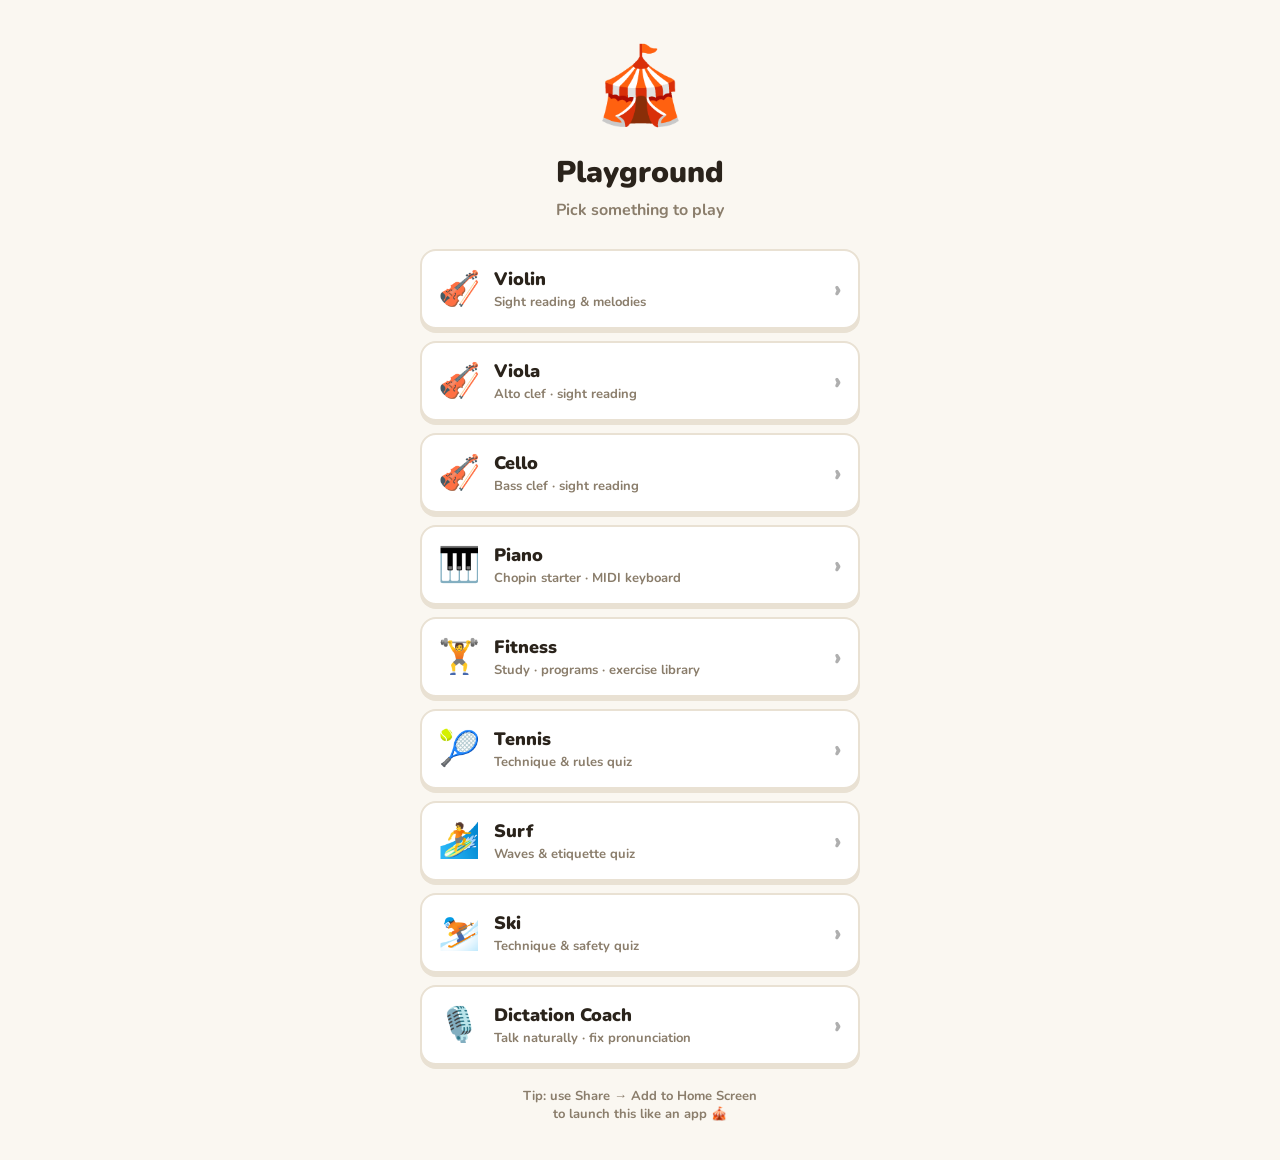
<file: index.html>
<!DOCTYPE html>
<html lang="en">
<head>
<meta charset="utf-8">
<meta name="viewport" content="width=device-width, initial-scale=1, viewport-fit=cover">
<meta name="theme-color" content="#58cc02">
<meta name="apple-mobile-web-app-capable" content="yes">
<meta name="apple-mobile-web-app-status-bar-style" content="default">
<meta name="apple-mobile-web-app-title" content="Playground">
<title>Playground</title>
<link rel="icon" href="data:image/svg+xml,<svg xmlns='http://www.w3.org/2000/svg' viewBox='0 0 100 100'><text y='.9em' font-size='90'>🎪</text></svg>">
<link rel="preconnect" href="https://fonts.googleapis.com">
<link rel="preconnect" href="https://fonts.gstatic.com" crossorigin>
<link href="https://fonts.googleapis.com/css2?family=Nunito:wght@400;700;800;900&display=swap" rel="stylesheet">
<style>
  :root{
    --green:#58cc02; --green-dark:#58a700;
    --blue:#1cb0f6; --blue-dark:#1899d6;
    --ink:#2a231b; --gray:#8a7d6b; --line:#e9e1d3; --bg:#faf7f1;
  }
  html{-webkit-text-size-adjust:100%}
  body{
    margin:0; background:var(--bg); color:var(--ink);
    font-family:'Nunito',-apple-system,BlinkMacSystemFont,'Segoe UI',sans-serif;
    -webkit-tap-highlight-color:transparent; touch-action:manipulation; overscroll-behavior:none;
  }
  main{max-width:480px; margin:0 auto; min-height:100dvh; box-sizing:border-box;
    padding:8px 20px calc(24px + env(safe-area-inset-bottom));
    display:flex; flex-direction:column;}
  .hero{text-align:center; padding:26px 0 10px;}
  .hero .mascot{font-size:76px; display:inline-block; animation:bob 2.4s ease-in-out infinite;}
  @keyframes bob{0%,100%{transform:translateY(0) rotate(-4deg)}50%{transform:translateY(-10px) rotate(4deg)}}
  .hero h1{font-size:30px; font-weight:900; margin:14px 0 6px;}
  .hero p{color:var(--gray); font-weight:700; margin:0 0 18px; font-size:16px;}
  .stats{text-align:center; font-weight:900; font-size:15px; color:var(--blue-dark); padding:2px 0 10px;}
  .card{
    display:flex; align-items:center; gap:14px; width:100%; box-sizing:border-box;
    padding:16px; margin:0 0 12px; border-radius:16px; border:2px solid var(--line);
    background:#fff; box-shadow:0 4px 0 var(--line); text-decoration:none; color:var(--ink);
    transition:transform .06s, box-shadow .06s;
  }
  .card:active{transform:translateY(2px); box-shadow:0 1px 0 var(--line);}
  .card .ic{font-size:34px; line-height:1;}
  .card .tx{flex:1; display:flex; flex-direction:column; gap:2px; text-align:left;}
  .card .tx b{font-size:18px; font-weight:900;}
  .card .tx span{font-size:13px; font-weight:700; color:var(--gray);}
  .card .go{font-size:24px; color:#afafaf; font-weight:900;}
  .tip{text-align:center; color:var(--gray); font-size:13px; font-weight:700; margin-top:10px;}
</style>
</head>
<body>
<main>
  <div class="hero">
    <span class="mascot">🎪</span>
    <h1>Playground</h1>
    <p>Pick something to play</p>
  </div>
  <div class="stats" id="stats" hidden></div>
  <a class="card" href="violin/">
    <span class="ic">🎻</span>
    <span class="tx"><b>Violin</b><span>Sight reading &amp; melodies</span></span>
    <span class="go">›</span>
  </a>
  <a class="card" href="viola/">
    <span class="ic">🎻</span>
    <span class="tx"><b>Viola</b><span>Alto clef · sight reading</span></span>
    <span class="go">›</span>
  </a>
  <a class="card" href="cello/">
    <span class="ic">🎻</span>
    <span class="tx"><b>Cello</b><span>Bass clef · sight reading</span></span>
    <span class="go">›</span>
  </a>
  <a class="card" href="piano/">
    <span class="ic">🎹</span>
    <span class="tx"><b>Piano</b><span>Chopin starter · MIDI keyboard</span></span>
    <span class="go">›</span>
  </a>
  <a class="card" href="fitness/">
    <span class="ic">🏋️</span>
    <span class="tx"><b>Fitness</b><span>Study · programs · exercise library</span></span>
    <span class="go">›</span>
  </a>
  <a class="card" href="tennis/">
    <span class="ic">🎾</span>
    <span class="tx"><b>Tennis</b><span>Technique &amp; rules quiz</span></span>
    <span class="go">›</span>
  </a>
  <a class="card" href="surf/">
    <span class="ic">🏄</span>
    <span class="tx"><b>Surf</b><span>Waves &amp; etiquette quiz</span></span>
    <span class="go">›</span>
  </a>
  <a class="card" href="ski/">
    <span class="ic">⛷️</span>
    <span class="tx"><b>Ski</b><span>Technique &amp; safety quiz</span></span>
    <span class="go">›</span>
  </a>
  <a class="card" href="dictation-coach/">
    <span class="ic">🎙️</span>
    <span class="tx"><b>Dictation Coach</b><span>Talk naturally · fix pronunciation</span></span>
    <span class="go">›</span>
  </a>
  <p class="tip">Tip: use Share → Add to Home Screen<br>to launch this like an app 🎪</p>
</main>
<script>
  try {
    var s = JSON.parse(localStorage.getItem('vsr'));
    if (s) {
      var el = document.getElementById('stats');
      el.hidden = false;
      el.textContent = '🔥 ' + (s.streak || 0) + '  ·  ⚡ ' + (s.xp || 0) + ' XP';
    }
  } catch (e) {}
</script>
</body>
</html>
</file>
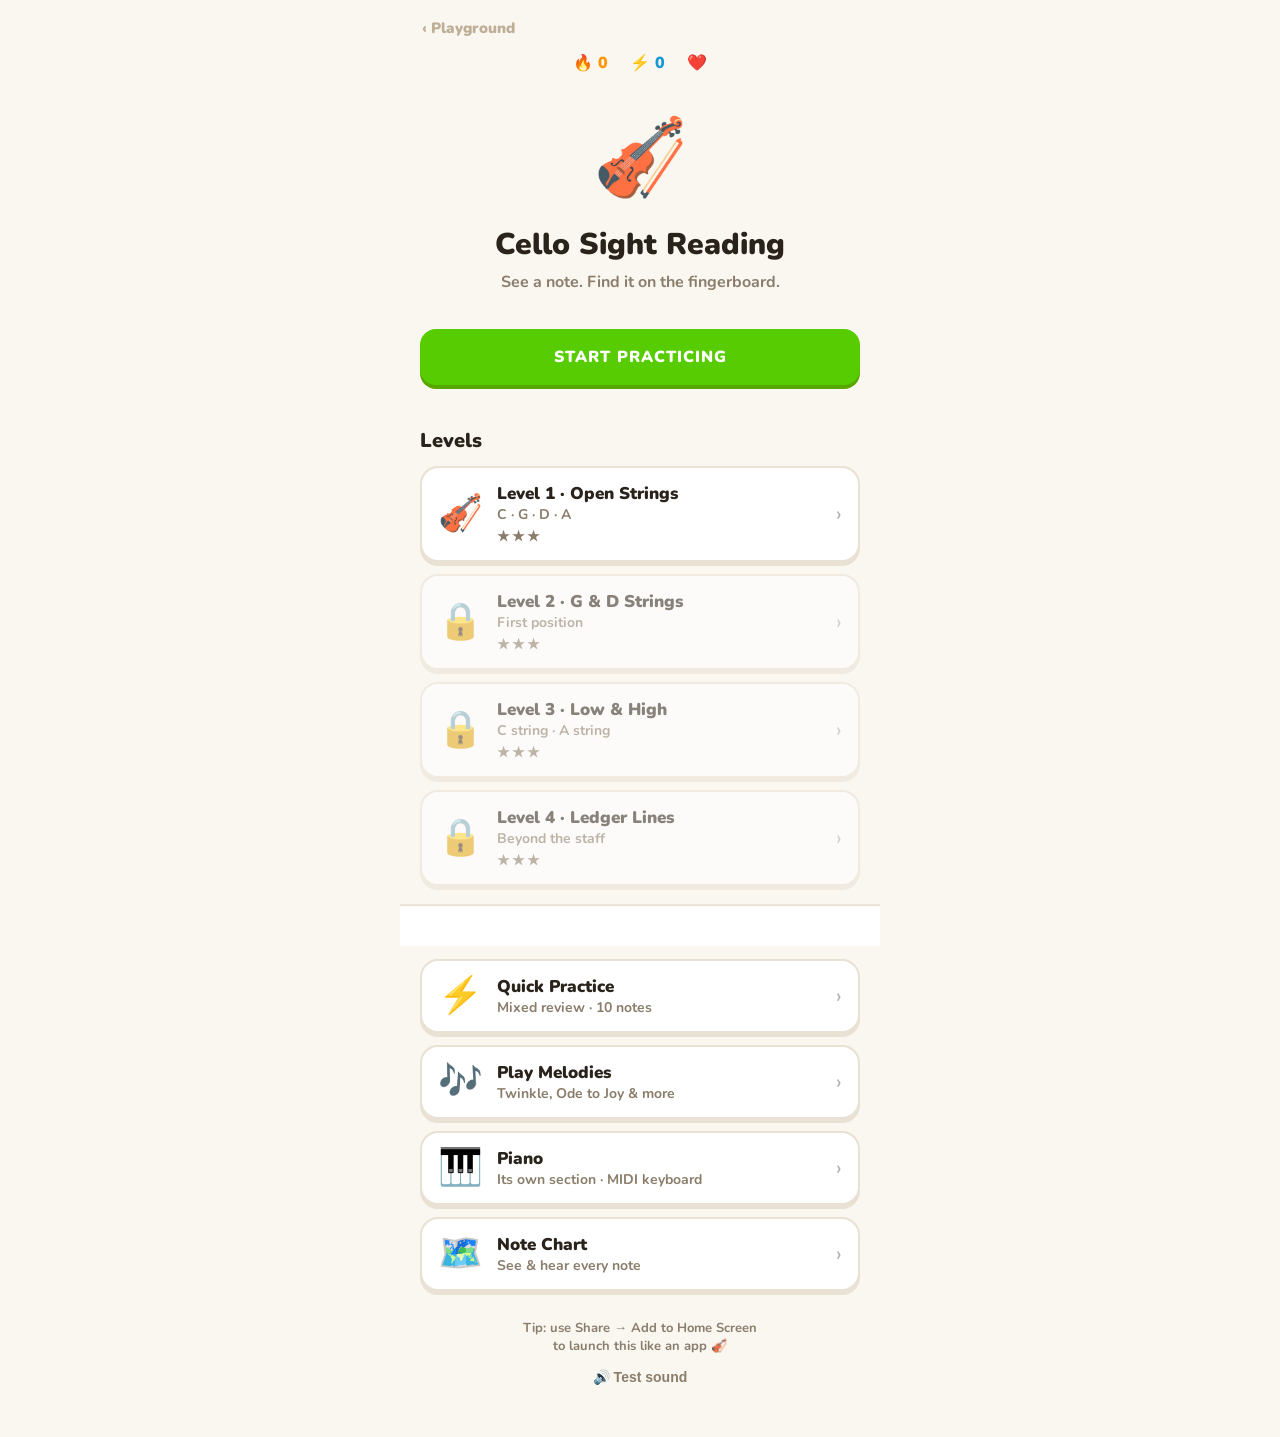
<file: cello/index.html>
<!DOCTYPE html>
<html lang="en">
<head>
<meta charset="utf-8">
<meta name="viewport" content="width=device-width, initial-scale=1, viewport-fit=cover">
<meta name="theme-color" content="#58cc02">
<meta name="apple-mobile-web-app-capable" content="yes">
<meta name="apple-mobile-web-app-status-bar-style" content="default">
<meta name="apple-mobile-web-app-title" content="Cello Notes">
<title>Cello Sight Reading</title>
<link rel="icon" href="data:image/svg+xml,<svg xmlns='http://www.w3.org/2000/svg' viewBox='0 0 100 100'><text y='.9em' font-size='90'>🎻</text></svg>">
<link rel="preconnect" href="https://fonts.googleapis.com">
<link rel="preconnect" href="https://fonts.gstatic.com" crossorigin>
<link href="https://fonts.googleapis.com/css2?family=Nunito:wght@400;700;800;900&display=swap" rel="stylesheet">
<link rel="stylesheet" href="styles.css?v=22">
</head>
<body>
<div id="app"></div>
<div id="sheet" class="sheet"></div>
<div id="confetti"></div>
<script src="app.js?v=22"></script>
</body>
</html>
</file>
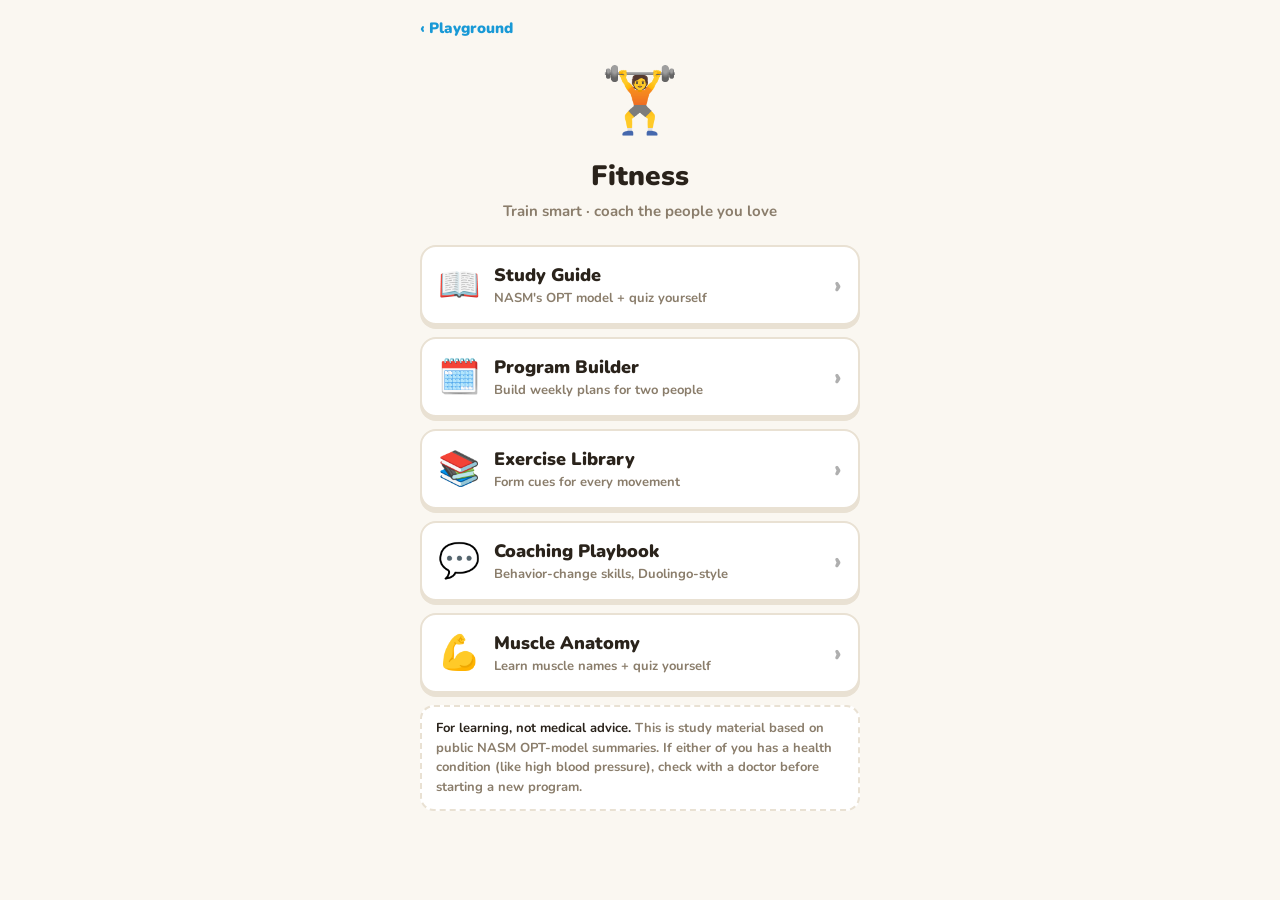
<file: fitness/index.html>
<!DOCTYPE html>
<html lang="en">
<head>
<meta charset="utf-8">
<meta name="viewport" content="width=device-width, initial-scale=1, viewport-fit=cover">
<meta name="theme-color" content="#58cc02">
<title>Fitness · Playground</title>
<link rel="icon" href="data:image/svg+xml,<svg xmlns='http://www.w3.org/2000/svg' viewBox='0 0 100 100'><text y='.9em' font-size='90'>🏋️</text></svg>">
<link rel="preconnect" href="https://fonts.googleapis.com">
<link rel="preconnect" href="https://fonts.gstatic.com" crossorigin>
<link href="https://fonts.googleapis.com/css2?family=Nunito:wght@400;700;800;900&display=swap" rel="stylesheet">
<style>
  :root{--green:#58cc02;--green-dark:#58a700;--blue:#1cb0f6;--blue-dark:#1899d6;
    --ink:#2a231b;--gray:#8a7d6b;--line:#e9e1d3;--bg:#faf7f1;--orange:#ff9600;}
  html{-webkit-text-size-adjust:100%}
  body{margin:0;background:var(--bg);color:var(--ink);
    font-family:'Nunito',-apple-system,BlinkMacSystemFont,'Segoe UI',sans-serif;
    -webkit-tap-highlight-color:transparent;touch-action:manipulation;}
  main{max-width:480px;margin:0 auto;min-height:100dvh;box-sizing:border-box;padding:8px 20px 32px;}
  .back{display:inline-block;margin-top:10px;color:var(--blue-dark);font-weight:900;text-decoration:none;font-size:15px;}
  .hero{text-align:center;padding:18px 0 8px;}
  .hero .mascot{font-size:64px;display:inline-block;animation:bob 2.4s ease-in-out infinite;}
  @keyframes bob{0%,100%{transform:translateY(0) rotate(-4deg)}50%{transform:translateY(-10px) rotate(4deg)}}
  .hero h1{font-size:28px;font-weight:900;margin:12px 0 6px;}
  .hero p{color:var(--gray);font-weight:700;margin:0 0 16px;font-size:15px;}
  .card{display:flex;align-items:center;gap:14px;width:100%;box-sizing:border-box;
    padding:16px;margin:0 0 12px;border-radius:16px;border:2px solid var(--line);
    background:#fff;box-shadow:0 4px 0 var(--line);text-decoration:none;color:var(--ink);
    transition:transform .06s,box-shadow .06s;}
  .card:active{transform:translateY(2px);box-shadow:0 1px 0 var(--line);}
  .card .ic{font-size:34px;line-height:1;}
  .card .tx{flex:1;display:flex;flex-direction:column;gap:2px;text-align:left;}
  .card .tx b{font-size:18px;font-weight:900;}
  .card .tx span{font-size:13px;font-weight:700;color:var(--gray);}
  .card .go{font-size:24px;color:#afafaf;font-weight:900;}
  .note{background:#fff;border:2px dashed var(--line);border-radius:14px;padding:12px 14px;
    font-size:13px;font-weight:700;color:var(--gray);margin-top:6px;line-height:1.5;}
  .note b{color:var(--ink);}
</style>
</head>
<body>
<main>
  <a class="back" href="../">‹ Playground</a>
  <div class="hero">
    <span class="mascot">🏋️</span>
    <h1>Fitness</h1>
    <p>Train smart · coach the people you love</p>
  </div>
  <a class="card" href="study.html">
    <span class="ic">📖</span>
    <span class="tx"><b>Study Guide</b><span>NASM's OPT model + quiz yourself</span></span>
    <span class="go">›</span>
  </a>
  <a class="card" href="builder.html">
    <span class="ic">🗓️</span>
    <span class="tx"><b>Program Builder</b><span>Build weekly plans for two people</span></span>
    <span class="go">›</span>
  </a>
  <a class="card" href="library.html">
    <span class="ic">📚</span>
    <span class="tx"><b>Exercise Library</b><span>Form cues for every movement</span></span>
    <span class="go">›</span>
  </a>
  <a class="card" href="coaching.html">
    <span class="ic">💬</span>
    <span class="tx"><b>Coaching Playbook</b><span>Behavior-change skills, Duolingo-style</span></span>
    <span class="go">›</span>
  </a>
  <a class="card" href="muscles.html">
    <span class="ic">💪</span>
    <span class="tx"><b>Muscle Anatomy</b><span>Learn muscle names + quiz yourself</span></span>
    <span class="go">›</span>
  </a>
  <div class="note">
    <b>For learning, not medical advice.</b> This is study material based on public NASM
    OPT-model summaries. If either of you has a health condition (like high blood pressure),
    check with a doctor before starting a new program.
  </div>
</main>
</body>
</html>
</file>
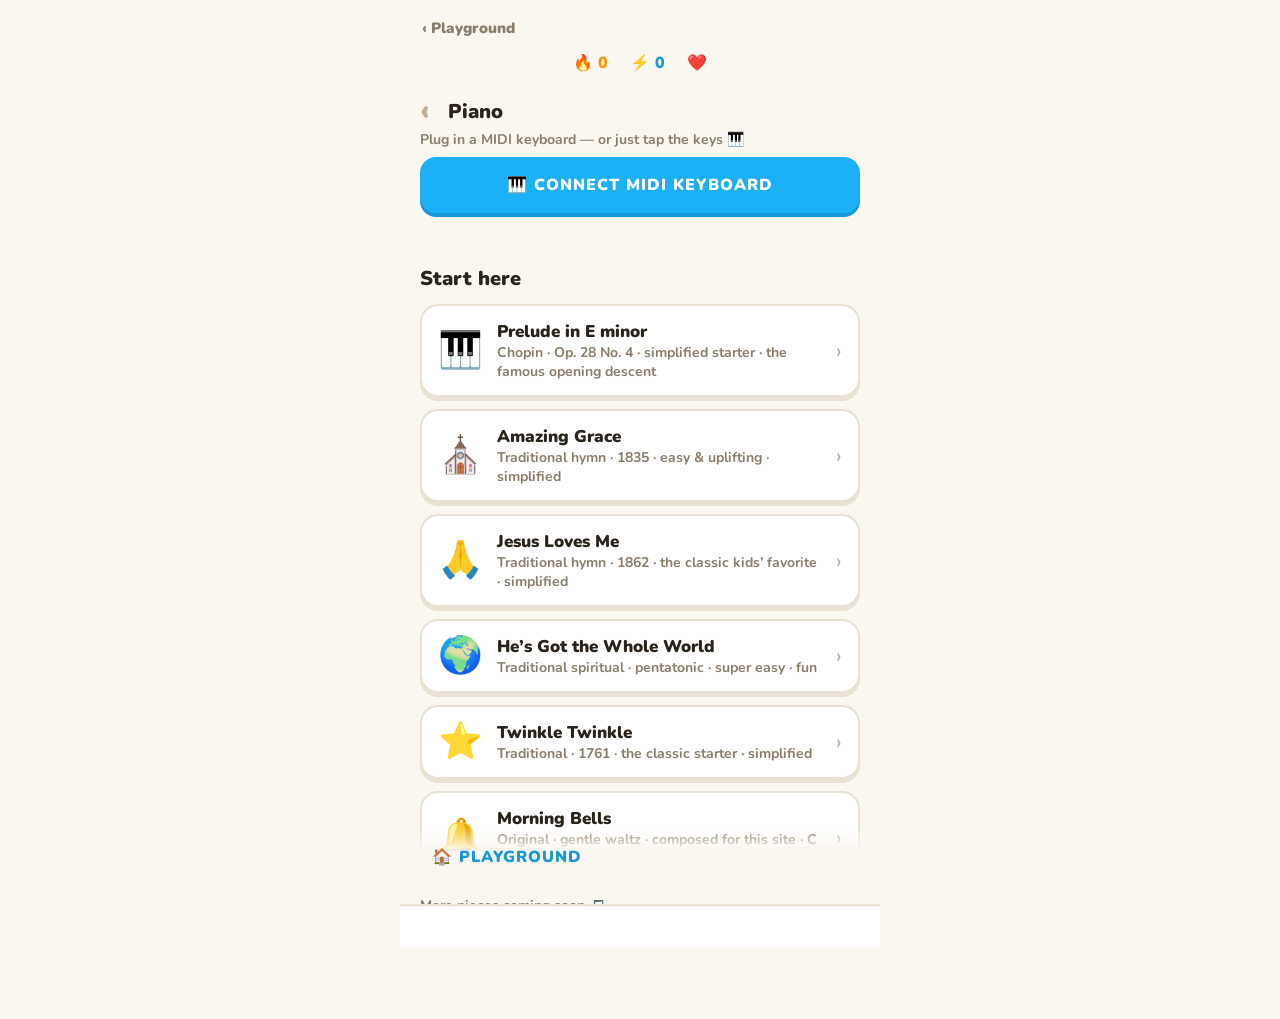
<file: piano/index.html>
<!DOCTYPE html>
<html lang="en">
<head>
<meta charset="utf-8">
<meta name="viewport" content="width=device-width, initial-scale=1, viewport-fit=cover">
<meta name="theme-color" content="#58cc02">
<meta name="apple-mobile-web-app-capable" content="yes">
<meta name="apple-mobile-web-app-status-bar-style" content="default">
<meta name="apple-mobile-web-app-title" content="Piano">
<title>Piano · Playground</title>
<link rel="icon" href="data:image/svg+xml,<svg xmlns='http://www.w3.org/2000/svg' viewBox='0 0 100 100'><text y='.9em' font-size='90'>🎹</text></svg>">
<link rel="preconnect" href="https://fonts.googleapis.com">
<link rel="preconnect" href="https://fonts.gstatic.com" crossorigin>
<link href="https://fonts.googleapis.com/css2?family=Nunito:wght@400;700;800;900&display=swap" rel="stylesheet">
<link rel="stylesheet" href="styles.css?v=22">
</head>
<body>
<div id="app"></div>
<div id="sheet" class="sheet"></div>
<div id="confetti"></div>
<script src="piano.js?v=22"></script>
</body>
</html>
</file>
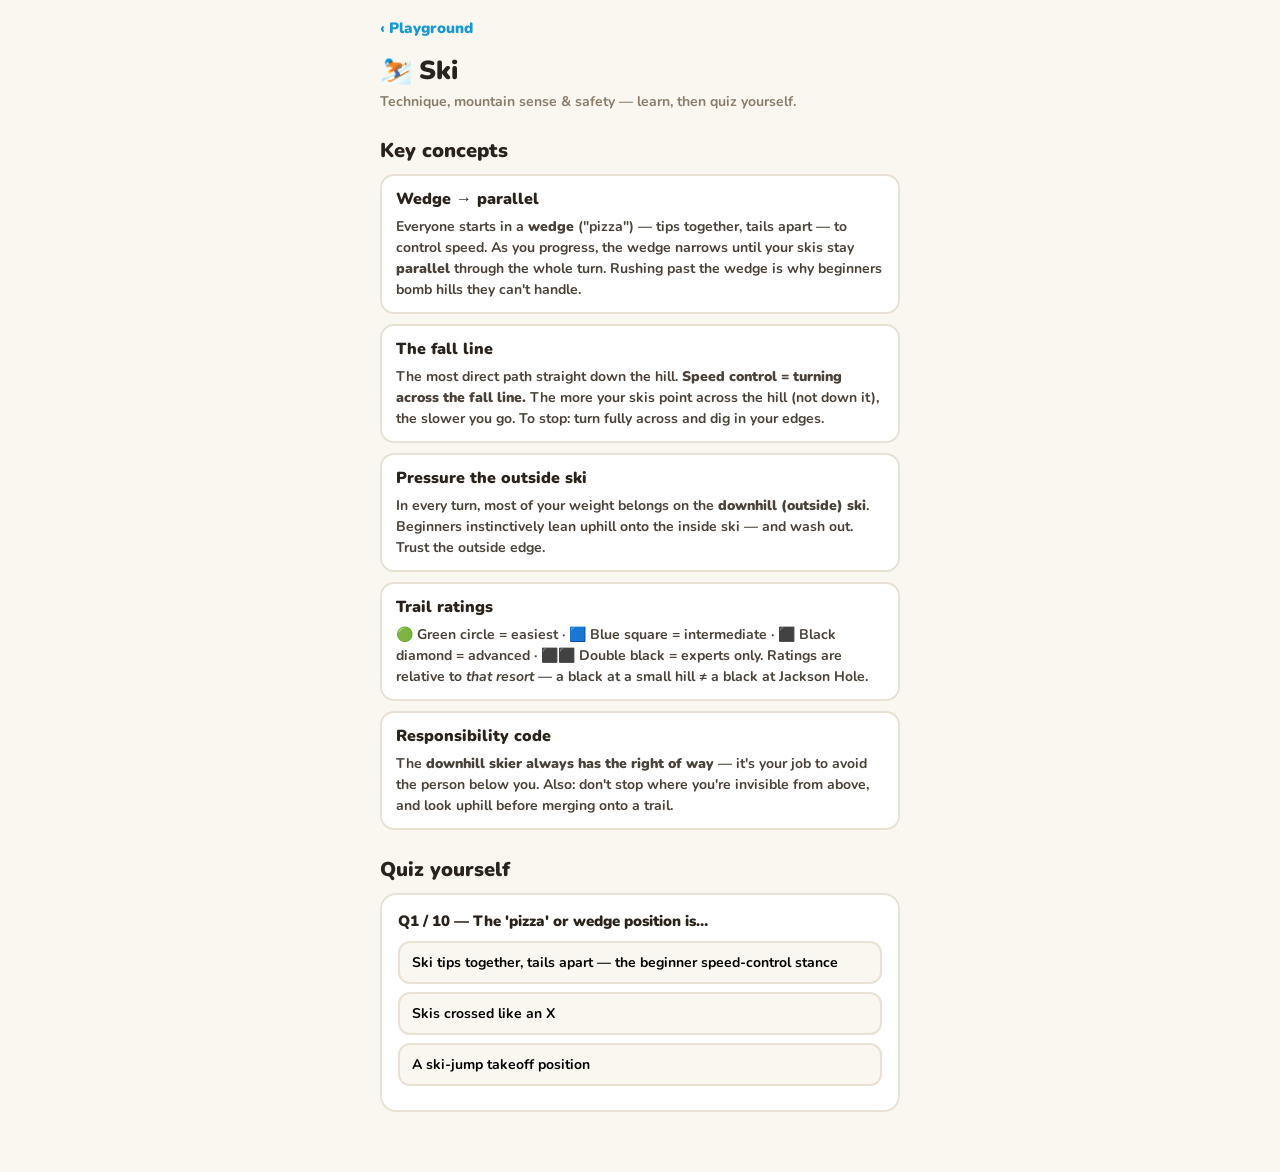
<file: ski/index.html>
<!DOCTYPE html>
<html lang="en">
<head>
<meta charset="utf-8">
<meta name="viewport" content="width=device-width, initial-scale=1, viewport-fit=cover">
<meta name="theme-color" content="#58cc02">
<title>Ski · Playground</title>
<link rel="icon" href="data:image/svg+xml,<svg xmlns='http://www.w3.org/2000/svg' viewBox='0 0 100 100'><text y='.9em' font-size='90'>⛷️</text></svg>">
<link rel="preconnect" href="https://fonts.googleapis.com">
<link rel="preconnect" href="https://fonts.gstatic.com" crossorigin>
<link href="https://fonts.googleapis.com/css2?family=Nunito:wght@400;700;800;900&display=swap" rel="stylesheet">
<style>
  :root{--green:#58cc02;--green-dark:#58a700;--blue:#1cb0f6;--blue-dark:#1899d6;
    --ink:#2a231b;--gray:#8a7d6b;--line:#e9e1d3;--bg:#faf7f1;--red:#ff5b5b;}
  html{-webkit-text-size-adjust:100%}
  body{margin:0;background:var(--bg);color:var(--ink);
    font-family:'Nunito',-apple-system,BlinkMacSystemFont,'Segoe UI',sans-serif;
    -webkit-tap-highlight-color:transparent;touch-action:manipulation;}
  main{max-width:560px;margin:0 auto;box-sizing:border-box;padding:8px 20px 48px;}
  .back{display:inline-block;margin-top:10px;color:var(--blue-dark);font-weight:900;text-decoration:none;font-size:15px;}
  h1{font-size:26px;font-weight:900;margin:14px 0 4px;}
  .sub{color:var(--gray);font-weight:700;font-size:14px;margin:0 0 18px;}
  h2{font-size:20px;font-weight:900;margin:26px 0 10px;}
  .concept{background:#fff;border:2px solid var(--line);border-radius:14px;padding:12px 14px;margin-bottom:10px;}
  .concept b{font-weight:900;} .concept p{margin:6px 0 0;font-size:14px;font-weight:700;color:#4a4238;line-height:1.5;}
  #quiz .q{background:#fff;border:2px solid var(--line);border-radius:16px;padding:16px;margin-bottom:12px;}
  #quiz .q p{font-weight:900;font-size:15px;margin:0 0 10px;}
  #quiz .opt{display:block;width:100%;text-align:left;font:inherit;font-weight:700;font-size:14px;
    background:var(--bg);border:2px solid var(--line);border-radius:12px;padding:10px 12px;margin-bottom:8px;cursor:pointer;}
  #quiz .opt.correct{background:#e6f9d5;border-color:var(--green);}
  #quiz .opt.wrong{background:#ffe3e3;border-color:var(--red);}
  #quiz .opt:disabled{cursor:default;opacity:.85;}
  #quiz .why{display:none;font-size:13px;font-weight:700;color:var(--gray);margin-top:6px;line-height:1.5;}
  #quiz .q.answered .why{display:block;}
  #score{text-align:center;font-weight:900;font-size:18px;margin:16px 0;display:none;}
  .btn{display:block;width:100%;font:inherit;font-weight:900;font-size:16px;color:#fff;background:var(--green);
    border:none;border-radius:14px;padding:14px;box-shadow:0 4px 0 var(--green-dark);cursor:pointer;margin-top:8px;}
  .btn:active{transform:translateY(2px);box-shadow:0 1px 0 var(--green-dark);}
</style>
</head>
<body>
<main>
  <a class="back" href="../">‹ Playground</a>
  <h1>⛷️ Ski</h1>
  <p class="sub">Technique, mountain sense &amp; safety — learn, then quiz yourself.</p>

  <h2>Key concepts</h2>
  <div class="concept"><b>Wedge → parallel</b><p>Everyone starts in a <b>wedge</b> ("pizza") — tips together, tails apart — to control speed. As you progress, the wedge narrows until your skis stay <b>parallel</b> through the whole turn. Rushing past the wedge is why beginners bomb hills they can't handle.</p></div>
  <div class="concept"><b>The fall line</b><p>The most direct path straight down the hill. <b>Speed control = turning across the fall line.</b> The more your skis point across the hill (not down it), the slower you go. To stop: turn fully across and dig in your edges.</p></div>
  <div class="concept"><b>Pressure the outside ski</b><p>In every turn, most of your weight belongs on the <b>downhill (outside) ski</b>. Beginners instinctively lean uphill onto the inside ski — and wash out. Trust the outside edge.</p></div>
  <div class="concept"><b>Trail ratings</b><p>🟢 Green circle = easiest · 🟦 Blue square = intermediate · ⬛ Black diamond = advanced · ⬛⬛ Double black = experts only. Ratings are relative to <i>that resort</i> — a black at a small hill ≠ a black at Jackson Hole.</p></div>
  <div class="concept"><b>Responsibility code</b><p>The <b>downhill skier always has the right of way</b> — it's your job to avoid the person below you. Also: don't stop where you're invisible from above, and look uphill before merging onto a trail.</p></div>

  <h2>Quiz yourself</h2>
  <div id="quiz"></div>
  <div id="score"></div>
  <button class="btn" id="retry" style="display:none">Try again</button>
</main>
<script>
var QUIZ=[
 {q:"The 'pizza' or wedge position is…",o:["Ski tips together, tails apart — the beginner speed-control stance","Skis crossed like an X","A ski-jump takeoff position"],a:0,
  w:"Tips together, push the tails out to make a wedge. More wedge = more braking. Every skier starts here."},
 {q:"The 'fall line' is…",o:["The lift line at the base","The most direct downhill path down the slope","The boundary of the ski area"],a:1,
  w:"Water would flow straight down the fall line. Your speed comes from how much you point along it vs. across it."},
 {q:"To control your speed on a slope, you should…",o:["Point your skis straight downhill","Turn your skis more across the hill","Tuck lower"],a:1,
  w:"Across the hill = slow. Down the hill = fast. Beginners who get scared usually point downhill — exactly wrong."},
 {q:"In a turn, most of your weight should be on…",o:["The uphill (inside) ski","Both skis exactly evenly","The downhill (outside) ski"],a:2,
  w:"Pressure the outside ski and let its edge grip. Leaning onto the inside ski is the classic beginner washout."},
 {q:"Put these trail ratings in order, easiest to hardest:",o:["Blue → Green → Black","Green → Blue → Black","Black → Blue → Green"],a:1,
  w:"Green circle (easiest), blue square (intermediate), black diamond (advanced). And they're relative to each resort."},
 {q:"Who has the right of way on the mountain?",o:["The faster skier","The downhill skier","The skier on the left"],a:1,
  w:"The person below you can't see you — so it's your responsibility to avoid them. Always."},
 {q:"The DIN setting on your bindings controls…",o:["How tall your ski poles are","How much force releases the binding in a fall","Your boot size"],a:1,
  w:"DIN = release tension. Too low and skis pop off on every turn; too high and they won't release when you need them to."},
 {q:"'Carving' a turn (vs. skidding) means…",o:["Making S-shapes in powder","The ski edges grip and cut a clean arc","Stopping with a hockey stop"],a:1,
  w:"A carved turn leaves two thin lines in the snow — the edge doing the work, not a skid. It's the efficient, fast way to turn."},
 {q:"Where should you NOT stop on a run?",o:["At the side of the trail","Just below a rollover where you're invisible from above","At a trail merge after looking uphill"],a:1,
  w:"If uphill skiers can't see you, they can't avoid you. Always stop somewhere visible, at the trail's edge."},
 {q:"In powder, the key adjustment is…",o:["Lean way back","Keep weight centered and even, stay relaxed","Wedge harder"],a:1,
  w:"Centered stance with even weight lets the skis float. Leaning back exhausts your quads; wedging in powder just doesn't work."}
];
var qi=0,correct=0,qbox=document.getElementById('quiz');
function renderQ(){
  if(qi>=QUIZ.length){finish();return;}
  var q=QUIZ[qi],d=document.createElement('div');d.className='q';
  d.innerHTML='<p>Q'+(qi+1)+' / '+QUIZ.length+' — '+q.q+'</p>';
  q.o.forEach(function(opt,i){
    var b=document.createElement('button');b.className='opt';b.textContent=opt;
    b.onclick=function(){
      var btns=d.querySelectorAll('.opt');
      btns.forEach(function(x){x.disabled=true;});
      if(i===q.a){b.classList.add('correct');correct++;}
      else{b.classList.add('wrong');btns[q.a].classList.add('correct');}
      d.classList.add('answered');
      var w=document.createElement('div');w.className='why';w.textContent=q.w;d.appendChild(w);
      setTimeout(function(){qi++;d.remove();renderQ();},2600);
    };
    d.appendChild(b);
  });
  qbox.appendChild(d);
}
function finish(){
  var s=document.getElementById('score');s.style.display='block';
  s.textContent='You got '+correct+' / '+QUIZ.length+' '+(correct>=8?'🎉':correct>=5?'💪':'📖');
  document.getElementById('retry').style.display='block';
  try{
    var best=JSON.parse(localStorage.getItem('quiz-ski')||'0');
    if(correct>best)localStorage.setItem('quiz-ski',JSON.stringify(correct));
  }catch(e){}
}
document.getElementById('retry').onclick=function(){
  qi=0;correct=0;qbox.innerHTML='';
  document.getElementById('score').style.display='none';
  this.style.display='none';renderQ();
};
renderQ();
</script>
</body>
</html>
</file>
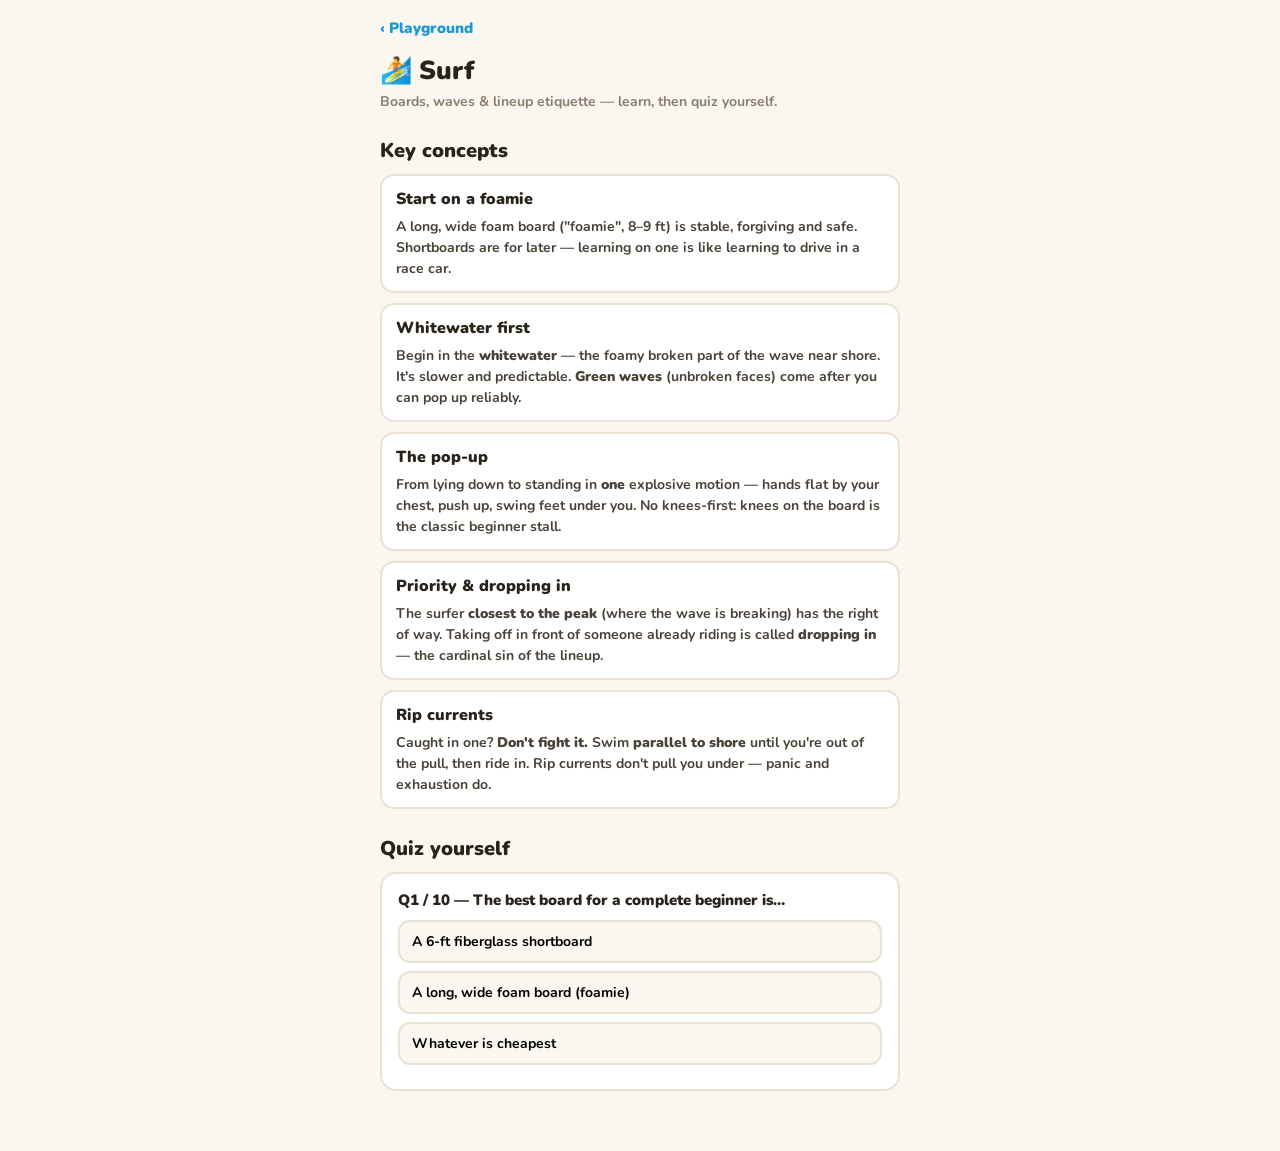
<file: surf/index.html>
<!DOCTYPE html>
<html lang="en">
<head>
<meta charset="utf-8">
<meta name="viewport" content="width=device-width, initial-scale=1, viewport-fit=cover">
<meta name="theme-color" content="#58cc02">
<title>Surf · Playground</title>
<link rel="icon" href="data:image/svg+xml,<svg xmlns='http://www.w3.org/2000/svg' viewBox='0 0 100 100'><text y='.9em' font-size='90'>🏄</text></svg>">
<link rel="preconnect" href="https://fonts.googleapis.com">
<link rel="preconnect" href="https://fonts.gstatic.com" crossorigin>
<link href="https://fonts.googleapis.com/css2?family=Nunito:wght@400;700;800;900&display=swap" rel="stylesheet">
<style>
  :root{--green:#58cc02;--green-dark:#58a700;--blue:#1cb0f6;--blue-dark:#1899d6;
    --ink:#2a231b;--gray:#8a7d6b;--line:#e9e1d3;--bg:#faf7f1;--red:#ff5b5b;}
  html{-webkit-text-size-adjust:100%}
  body{margin:0;background:var(--bg);color:var(--ink);
    font-family:'Nunito',-apple-system,BlinkMacSystemFont,'Segoe UI',sans-serif;
    -webkit-tap-highlight-color:transparent;touch-action:manipulation;}
  main{max-width:560px;margin:0 auto;box-sizing:border-box;padding:8px 20px 48px;}
  .back{display:inline-block;margin-top:10px;color:var(--blue-dark);font-weight:900;text-decoration:none;font-size:15px;}
  h1{font-size:26px;font-weight:900;margin:14px 0 4px;}
  .sub{color:var(--gray);font-weight:700;font-size:14px;margin:0 0 18px;}
  h2{font-size:20px;font-weight:900;margin:26px 0 10px;}
  .concept{background:#fff;border:2px solid var(--line);border-radius:14px;padding:12px 14px;margin-bottom:10px;}
  .concept b{font-weight:900;} .concept p{margin:6px 0 0;font-size:14px;font-weight:700;color:#4a4238;line-height:1.5;}
  #quiz .q{background:#fff;border:2px solid var(--line);border-radius:16px;padding:16px;margin-bottom:12px;}
  #quiz .q p{font-weight:900;font-size:15px;margin:0 0 10px;}
  #quiz .opt{display:block;width:100%;text-align:left;font:inherit;font-weight:700;font-size:14px;
    background:var(--bg);border:2px solid var(--line);border-radius:12px;padding:10px 12px;margin-bottom:8px;cursor:pointer;}
  #quiz .opt.correct{background:#e6f9d5;border-color:var(--green);}
  #quiz .opt.wrong{background:#ffe3e3;border-color:var(--red);}
  #quiz .opt:disabled{cursor:default;opacity:.85;}
  #quiz .why{display:none;font-size:13px;font-weight:700;color:var(--gray);margin-top:6px;line-height:1.5;}
  #quiz .q.answered .why{display:block;}
  #score{text-align:center;font-weight:900;font-size:18px;margin:16px 0;display:none;}
  .btn{display:block;width:100%;font:inherit;font-weight:900;font-size:16px;color:#fff;background:var(--green);
    border:none;border-radius:14px;padding:14px;box-shadow:0 4px 0 var(--green-dark);cursor:pointer;margin-top:8px;}
  .btn:active{transform:translateY(2px);box-shadow:0 1px 0 var(--green-dark);}
</style>
</head>
<body>
<main>
  <a class="back" href="../">‹ Playground</a>
  <h1>🏄 Surf</h1>
  <p class="sub">Boards, waves &amp; lineup etiquette — learn, then quiz yourself.</p>

  <h2>Key concepts</h2>
  <div class="concept"><b>Start on a foamie</b><p>A long, wide foam board ("foamie", 8–9 ft) is stable, forgiving and safe. Shortboards are for later — learning on one is like learning to drive in a race car.</p></div>
  <div class="concept"><b>Whitewater first</b><p>Begin in the <b>whitewater</b> — the foamy broken part of the wave near shore. It's slower and predictable. <b>Green waves</b> (unbroken faces) come after you can pop up reliably.</p></div>
  <div class="concept"><b>The pop-up</b><p>From lying down to standing in <b>one</b> explosive motion — hands flat by your chest, push up, swing feet under you. No knees-first: knees on the board is the classic beginner stall.</p></div>
  <div class="concept"><b>Priority &amp; dropping in</b><p>The surfer <b>closest to the peak</b> (where the wave is breaking) has the right of way. Taking off in front of someone already riding is called <b>dropping in</b> — the cardinal sin of the lineup.</p></div>
  <div class="concept"><b>Rip currents</b><p>Caught in one? <b>Don't fight it.</b> Swim <b>parallel to shore</b> until you're out of the pull, then ride in. Rip currents don't pull you under — panic and exhaustion do.</p></div>

  <h2>Quiz yourself</h2>
  <div id="quiz"></div>
  <div id="score"></div>
  <button class="btn" id="retry" style="display:none">Try again</button>
</main>
<script>
var QUIZ=[
 {q:"The best board for a complete beginner is…",o:["A 6-ft fiberglass shortboard","A long, wide foam board (foamie)","Whatever is cheapest"],a:1,
  w:"Volume = stability. A 8–9 ft foamie catches waves easily and won't hurt you (or anyone else) when it hits."},
 {q:"'Whitewater' refers to…",o:["Dangerous storm surf","The foamy, already-broken part of a wave","Water with whitecaps from wind"],a:1,
  w:"Whitewater is where beginners learn — slow, broken waves near shore. Green (unbroken) waves come later."},
 {q:"The pop-up should be…",o:["A slow two-step: knees first, then stand","One explosive motion from lying to standing","A jump off the board"],a:1,
  w:"Hands by chest, push up, swing feet under in one move. Going to your knees first kills your momentum."},
 {q:"Who has the right of way on a wave?",o:["Whoever paddles hardest","The surfer closest to the peak","The most experienced surfer"],a:1,
  w:"Closest to the peak (the curl) owns the wave. Everyone else backs off — that's lineup priority."},
 {q:"'Dropping in' means…",o:["Jumping off your board","Taking off in front of someone already riding","Ducking under a wave"],a:1,
  w:"The cardinal sin. It causes collisions and instant lineup hostility. Always look both ways before popping up."},
 {q:"Your leash attaches to…",o:["Your wrist","Your back ankle","The nose of the board"],a:1,
  w:"Back ankle (regular leash). It keeps the board near you after a wipeout without becoming a projectile."},
 {q:"'Duck diving' is…",o:["A beginner falling technique","Pushing your board under an oncoming wave","Diving to the ocean floor"],a:1,
  w:"Push the nose down and let the wave pass over you — how shortboarders get out past the break."},
 {q:"Caught in a rip current, you should…",o:["Swim straight back to shore as hard as you can","Swim parallel to shore until free, then head in","Float and wait for rescue"],a:1,
  w:"Rips flow outward, not downward. Swim sideways out of the current, then ride waves back in."},
 {q:"Surf wax goes on…",o:["The bottom (hull) of the board","The deck (top) where your feet go","The fins"],a:1,
  w:"Wax on the deck gives your feet grip. A slick deck is how boards become slippery missiles."},
 {q:"Offshore winds (blowing from land to sea) generally mean…",o:["Messy, blown-out waves","Clean, groomed wave faces — good conditions","Dangerous currents"],a:1,
  w:"Offshore wind holds the wave face up and smooths it. Glassy offshore mornings are what surfers dream about."}
];
var qi=0,correct=0,qbox=document.getElementById('quiz');
function renderQ(){
  if(qi>=QUIZ.length){finish();return;}
  var q=QUIZ[qi],d=document.createElement('div');d.className='q';
  d.innerHTML='<p>Q'+(qi+1)+' / '+QUIZ.length+' — '+q.q+'</p>';
  q.o.forEach(function(opt,i){
    var b=document.createElement('button');b.className='opt';b.textContent=opt;
    b.onclick=function(){
      var btns=d.querySelectorAll('.opt');
      btns.forEach(function(x){x.disabled=true;});
      if(i===q.a){b.classList.add('correct');correct++;}
      else{b.classList.add('wrong');btns[q.a].classList.add('correct');}
      d.classList.add('answered');
      var w=document.createElement('div');w.className='why';w.textContent=q.w;d.appendChild(w);
      setTimeout(function(){qi++;d.remove();renderQ();},2600);
    };
    d.appendChild(b);
  });
  qbox.appendChild(d);
}
function finish(){
  var s=document.getElementById('score');s.style.display='block';
  s.textContent='You got '+correct+' / '+QUIZ.length+' '+(correct>=8?'🎉':correct>=5?'💪':'📖');
  document.getElementById('retry').style.display='block';
  try{
    var best=JSON.parse(localStorage.getItem('quiz-surf')||'0');
    if(correct>best)localStorage.setItem('quiz-surf',JSON.stringify(correct));
  }catch(e){}
}
document.getElementById('retry').onclick=function(){
  qi=0;correct=0;qbox.innerHTML='';
  document.getElementById('score').style.display='none';
  this.style.display='none';renderQ();
};
renderQ();
</script>
</body>
</html>
</file>
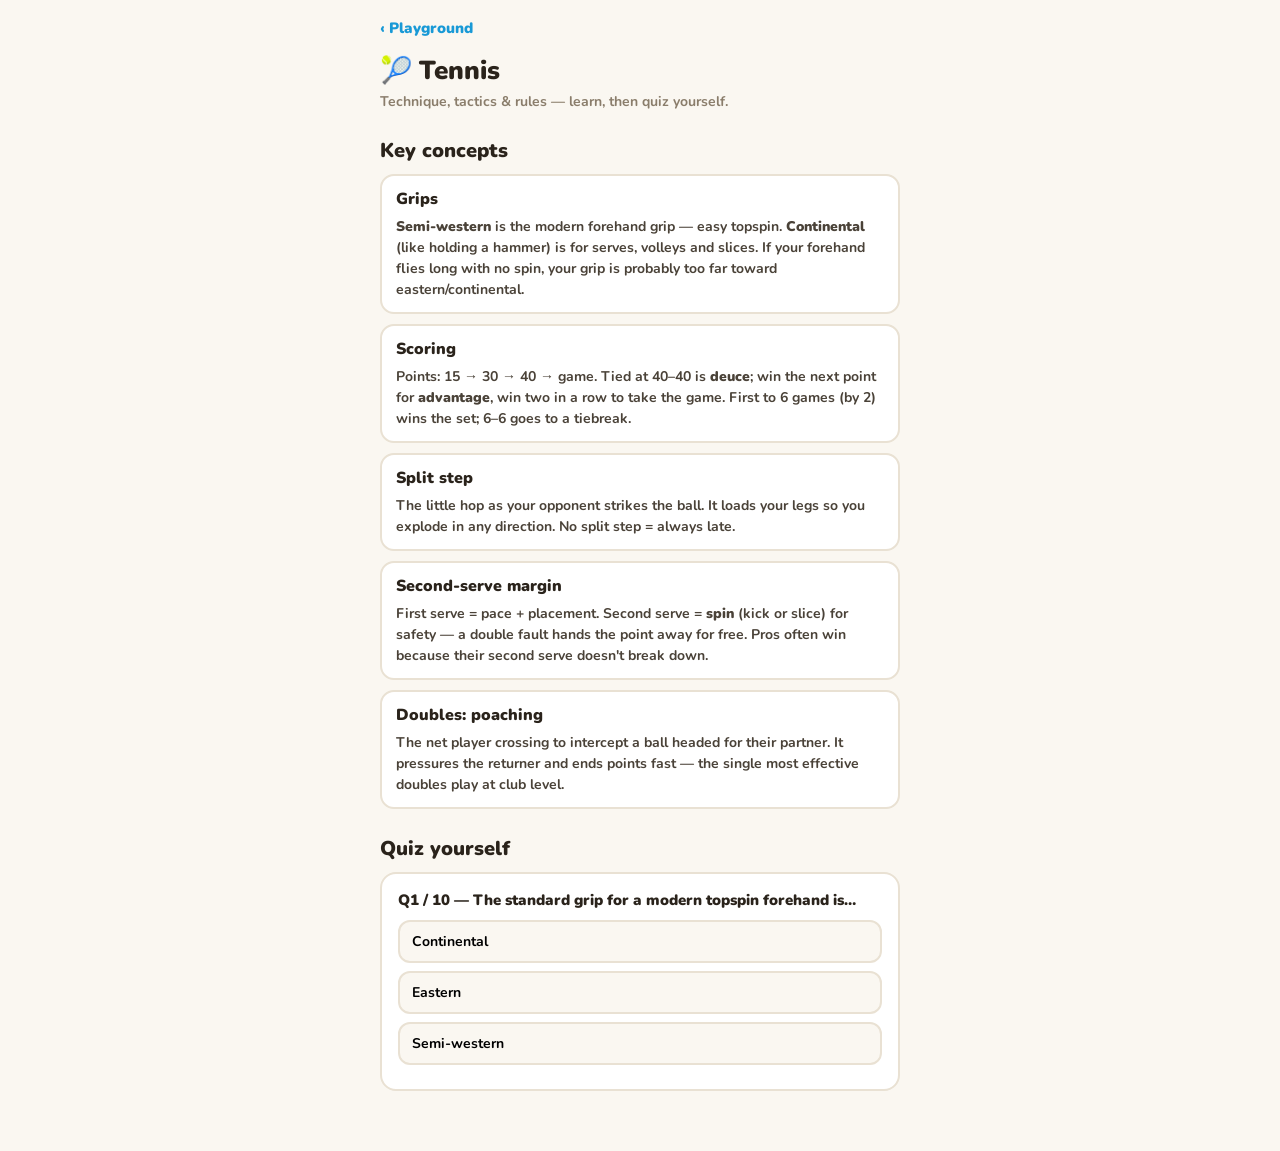
<file: tennis/index.html>
<!DOCTYPE html>
<html lang="en">
<head>
<meta charset="utf-8">
<meta name="viewport" content="width=device-width, initial-scale=1, viewport-fit=cover">
<meta name="theme-color" content="#58cc02">
<title>Tennis · Playground</title>
<link rel="icon" href="data:image/svg+xml,<svg xmlns='http://www.w3.org/2000/svg' viewBox='0 0 100 100'><text y='.9em' font-size='90'>🎾</text></svg>">
<link rel="preconnect" href="https://fonts.googleapis.com">
<link rel="preconnect" href="https://fonts.gstatic.com" crossorigin>
<link href="https://fonts.googleapis.com/css2?family=Nunito:wght@400;700;800;900&display=swap" rel="stylesheet">
<style>
  :root{--green:#58cc02;--green-dark:#58a700;--blue:#1cb0f6;--blue-dark:#1899d6;
    --ink:#2a231b;--gray:#8a7d6b;--line:#e9e1d3;--bg:#faf7f1;--red:#ff5b5b;}
  html{-webkit-text-size-adjust:100%}
  body{margin:0;background:var(--bg);color:var(--ink);
    font-family:'Nunito',-apple-system,BlinkMacSystemFont,'Segoe UI',sans-serif;
    -webkit-tap-highlight-color:transparent;touch-action:manipulation;}
  main{max-width:560px;margin:0 auto;box-sizing:border-box;padding:8px 20px 48px;}
  .back{display:inline-block;margin-top:10px;color:var(--blue-dark);font-weight:900;text-decoration:none;font-size:15px;}
  h1{font-size:26px;font-weight:900;margin:14px 0 4px;}
  .sub{color:var(--gray);font-weight:700;font-size:14px;margin:0 0 18px;}
  h2{font-size:20px;font-weight:900;margin:26px 0 10px;}
  .concept{background:#fff;border:2px solid var(--line);border-radius:14px;padding:12px 14px;margin-bottom:10px;}
  .concept b{font-weight:900;} .concept p{margin:6px 0 0;font-size:14px;font-weight:700;color:#4a4238;line-height:1.5;}
  #quiz .q{background:#fff;border:2px solid var(--line);border-radius:16px;padding:16px;margin-bottom:12px;}
  #quiz .q p{font-weight:900;font-size:15px;margin:0 0 10px;}
  #quiz .opt{display:block;width:100%;text-align:left;font:inherit;font-weight:700;font-size:14px;
    background:var(--bg);border:2px solid var(--line);border-radius:12px;padding:10px 12px;margin-bottom:8px;cursor:pointer;}
  #quiz .opt.correct{background:#e6f9d5;border-color:var(--green);}
  #quiz .opt.wrong{background:#ffe3e3;border-color:var(--red);}
  #quiz .opt:disabled{cursor:default;opacity:.85;}
  #quiz .why{display:none;font-size:13px;font-weight:700;color:var(--gray);margin-top:6px;line-height:1.5;}
  #quiz .q.answered .why{display:block;}
  #score{text-align:center;font-weight:900;font-size:18px;margin:16px 0;display:none;}
  .btn{display:block;width:100%;font:inherit;font-weight:900;font-size:16px;color:#fff;background:var(--green);
    border:none;border-radius:14px;padding:14px;box-shadow:0 4px 0 var(--green-dark);cursor:pointer;margin-top:8px;}
  .btn:active{transform:translateY(2px);box-shadow:0 1px 0 var(--green-dark);}
</style>
</head>
<body>
<main>
  <a class="back" href="../">‹ Playground</a>
  <h1>🎾 Tennis</h1>
  <p class="sub">Technique, tactics &amp; rules — learn, then quiz yourself.</p>

  <h2>Key concepts</h2>
  <div class="concept"><b>Grips</b><p><b>Semi-western</b> is the modern forehand grip — easy topspin. <b>Continental</b> (like holding a hammer) is for serves, volleys and slices. If your forehand flies long with no spin, your grip is probably too far toward eastern/continental.</p></div>
  <div class="concept"><b>Scoring</b><p>Points: 15 → 30 → 40 → game. Tied at 40–40 is <b>deuce</b>; win the next point for <b>advantage</b>, win two in a row to take the game. First to 6 games (by 2) wins the set; 6–6 goes to a tiebreak.</p></div>
  <div class="concept"><b>Split step</b><p>The little hop as your opponent strikes the ball. It loads your legs so you explode in any direction. No split step = always late.</p></div>
  <div class="concept"><b>Second-serve margin</b><p>First serve = pace + placement. Second serve = <b>spin</b> (kick or slice) for safety — a double fault hands the point away for free. Pros often win because their second serve doesn't break down.</p></div>
  <div class="concept"><b>Doubles: poaching</b><p>The net player crossing to intercept a ball headed for their partner. It pressures the returner and ends points fast — the single most effective doubles play at club level.</p></div>

  <h2>Quiz yourself</h2>
  <div id="quiz"></div>
  <div id="score"></div>
  <button class="btn" id="retry" style="display:none">Try again</button>
</main>
<script>
var QUIZ=[
 {q:"The standard grip for a modern topspin forehand is…",o:["Continental","Eastern","Semi-western"],a:2,
  w:"Semi-western closes the racket face slightly, making topspin natural. Continental is for serves and volleys."},
 {q:"At 40–40 (deuce), you win the next point. Now the score is…",o:["Game","Advantage","Back to 40–40"],a:1,
  w:"Deuce → advantage → you need one more point to win the game. Lose it and you're back to deuce."},
 {q:"A 'break point' is…",o:["A point where someone might break their racket","A chance to win the game while receiving serve","Match point"],a:1,
  w:"Breaking serve = winning a game as the returner. A break point is an opportunity to do it."},
 {q:"The split step should happen…",o:["After your opponent hits","Just as your opponent strikes the ball","Only on the return of serve"],a:1,
  w:"Time the little hop to land exactly as the opponent makes contact — then you push off toward the ball."},
 {q:"Compared to the first serve, the second serve usually has…",o:["More pace","More spin, for safety","The same delivery"],a:1,
  w:"Kick or slice gives the ball margin over the net and into the box. A missed second serve is a free point (double fault)."},
 {q:"In doubles, a 'poach' is when…",o:["The net player crosses to intercept a ball","A player hits between the legs","The server foot-faults"],a:0,
  w:"The net player reads the return and cuts across to volley it — aggressive, demoralizing, effective."},
 {q:"A legal serve must land…",o:["Anywhere in the opponent's court","In the diagonally opposite service box","Beyond the service line"],a:1,
  w:"Deuce court → diagonal box; ad court → diagonal box. Clip the net and land in? That's a let — replay the serve."},
 {q:"A foot fault is…",o:["Tripping during a rally","Stepping on or over the baseline while serving","Hitting the ball after two bounces"],a:1,
  w:"Your feet must stay behind the baseline until the racket hits the ball. Cross early and the serve doesn't count."},
 {q:"Against a huge server, the best return position is usually…",o:["Inside the baseline","Right on the baseline","A step or two behind the baseline"],a:2,
  w:"Give yourself time. Standing in just makes a big serve bigger — back up and give your eyes a chance."},
 {q:"To 'hold serve' means…",o:["To pause before serving","To win your service game","To catch the ball toss"],a:1,
  w:"Holding = the server wins the game. In pro tennis almost every game is held — that's why breaks are such a big deal."}
];
var qi=0,correct=0,qbox=document.getElementById('quiz');
function renderQ(){
  if(qi>=QUIZ.length){finish();return;}
  var q=QUIZ[qi],d=document.createElement('div');d.className='q';
  d.innerHTML='<p>Q'+(qi+1)+' / '+QUIZ.length+' — '+q.q+'</p>';
  q.o.forEach(function(opt,i){
    var b=document.createElement('button');b.className='opt';b.textContent=opt;
    b.onclick=function(){
      var btns=d.querySelectorAll('.opt');
      btns.forEach(function(x){x.disabled=true;});
      if(i===q.a){b.classList.add('correct');correct++;}
      else{b.classList.add('wrong');btns[q.a].classList.add('correct');}
      d.classList.add('answered');
      var w=document.createElement('div');w.className='why';w.textContent=q.w;d.appendChild(w);
      setTimeout(function(){qi++;d.remove();renderQ();},2600);
    };
    d.appendChild(b);
  });
  qbox.appendChild(d);
}
function finish(){
  var s=document.getElementById('score');s.style.display='block';
  s.textContent='You got '+correct+' / '+QUIZ.length+' '+(correct>=8?'🎉':correct>=5?'💪':'📖');
  document.getElementById('retry').style.display='block';
  try{
    var best=JSON.parse(localStorage.getItem('quiz-tennis')||'0');
    if(correct>best)localStorage.setItem('quiz-tennis',JSON.stringify(correct));
  }catch(e){}
}
document.getElementById('retry').onclick=function(){
  qi=0;correct=0;qbox.innerHTML='';
  document.getElementById('score').style.display='none';
  this.style.display='none';renderQ();
};
renderQ();
</script>
</body>
</html>
</file>
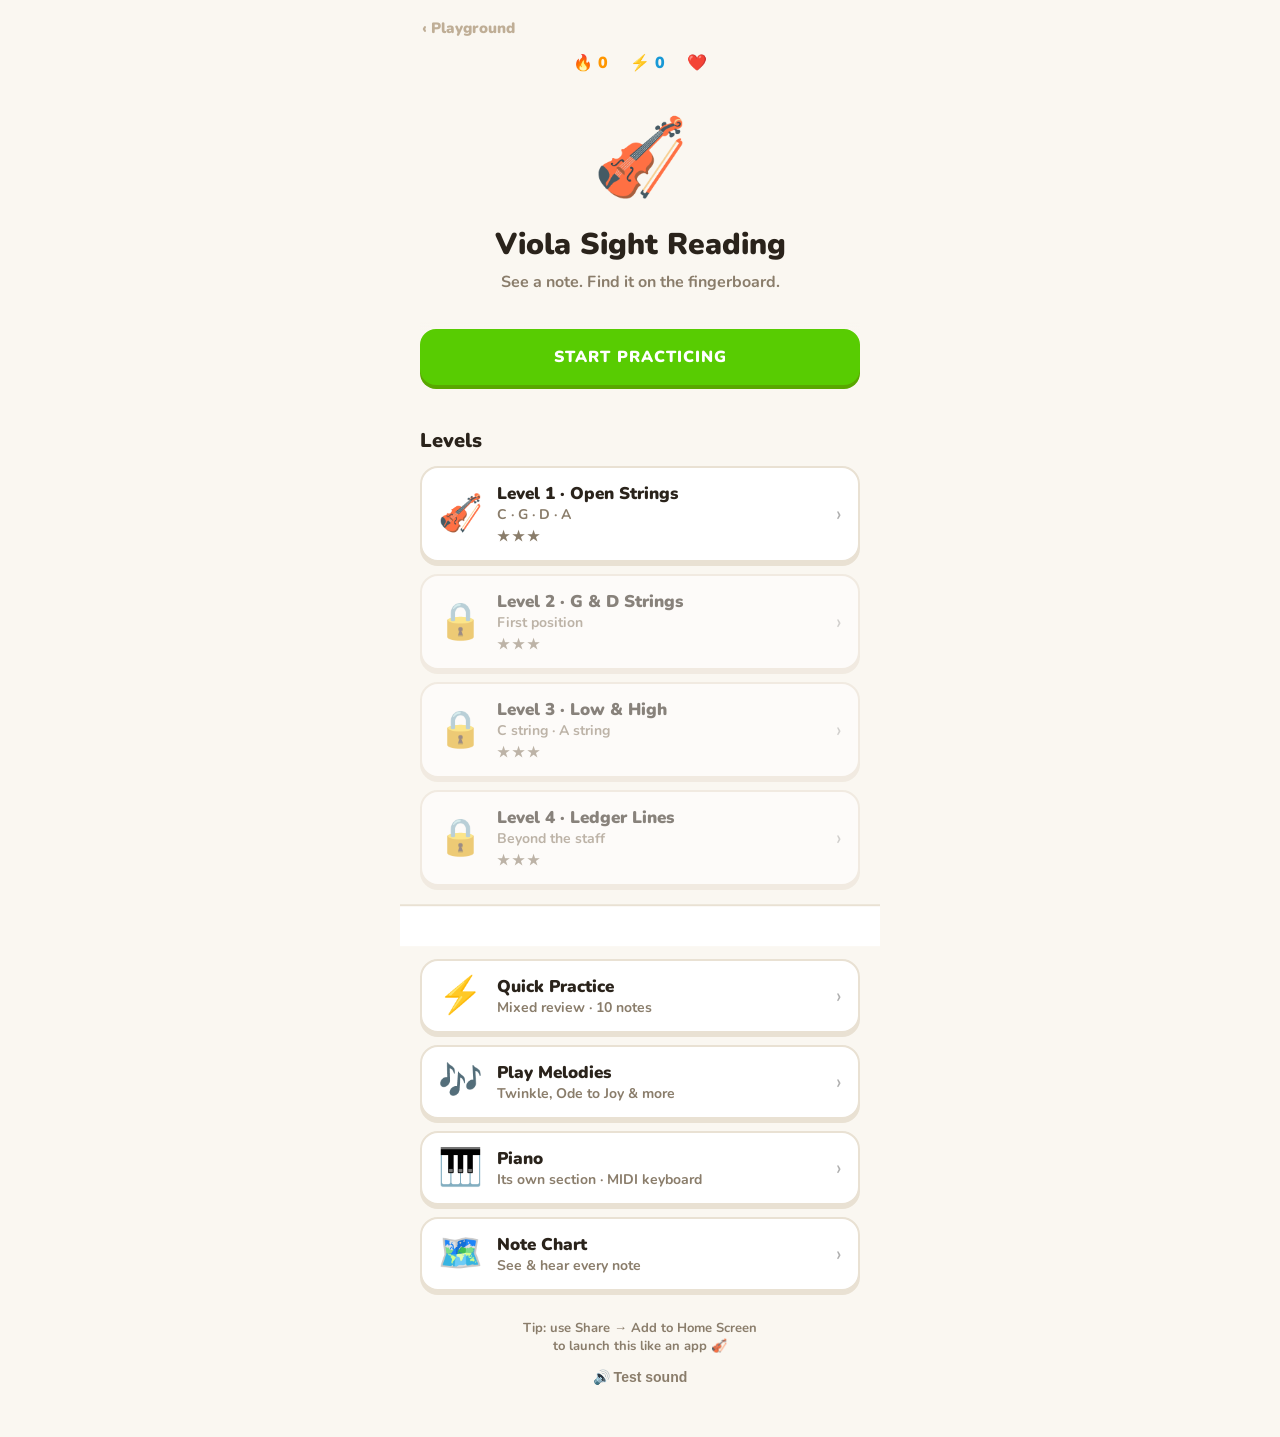
<file: viola/index.html>
<!DOCTYPE html>
<html lang="en">
<head>
<meta charset="utf-8">
<meta name="viewport" content="width=device-width, initial-scale=1, viewport-fit=cover">
<meta name="theme-color" content="#58cc02">
<meta name="apple-mobile-web-app-capable" content="yes">
<meta name="apple-mobile-web-app-status-bar-style" content="default">
<meta name="apple-mobile-web-app-title" content="Viola Notes">
<title>Viola Sight Reading</title>
<link rel="icon" href="data:image/svg+xml,<svg xmlns='http://www.w3.org/2000/svg' viewBox='0 0 100 100'><text y='.9em' font-size='90'>🎻</text></svg>">
<link rel="preconnect" href="https://fonts.googleapis.com">
<link rel="preconnect" href="https://fonts.gstatic.com" crossorigin>
<link href="https://fonts.googleapis.com/css2?family=Nunito:wght@400;700;800;900&display=swap" rel="stylesheet">
<link rel="stylesheet" href="styles.css?v=22">
</head>
<body>
<div id="app"></div>
<div id="sheet" class="sheet"></div>
<div id="confetti"></div>
<script src="app.js?v=22"></script>
</body>
</html>
</file>
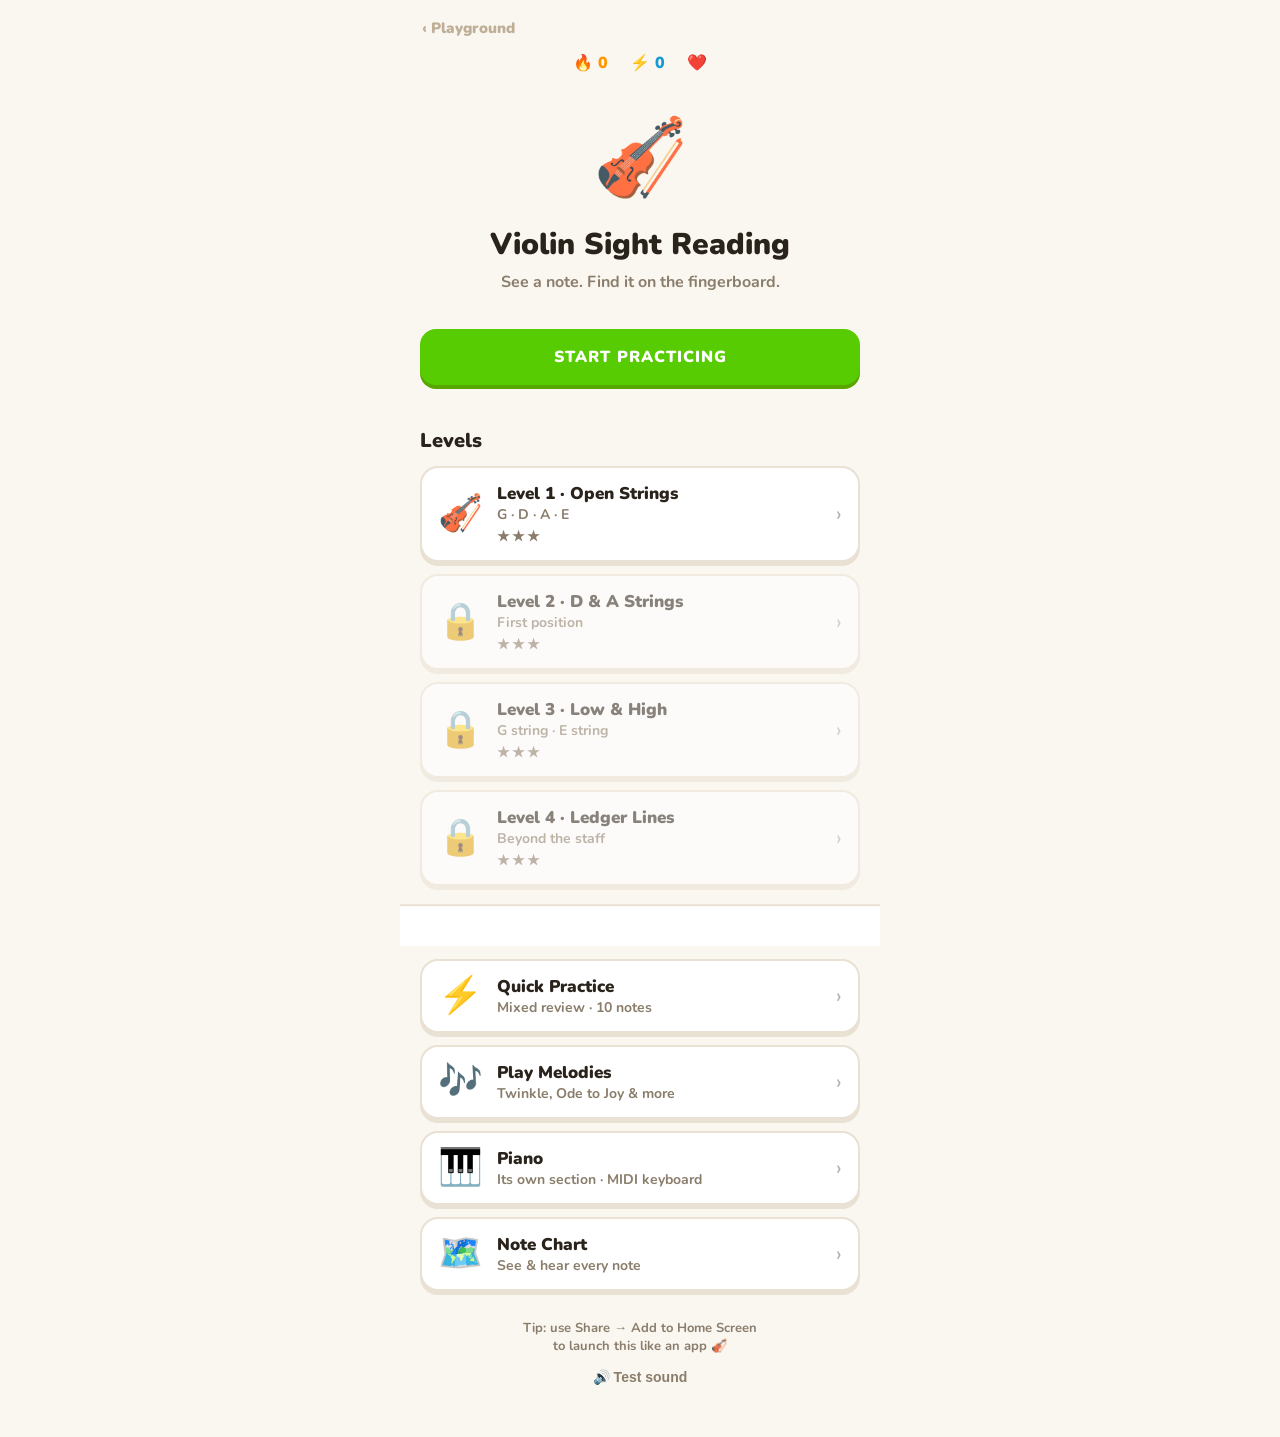
<file: violin/index.html>
<!DOCTYPE html>
<html lang="en">
<head>
<meta charset="utf-8">
<meta name="viewport" content="width=device-width, initial-scale=1, viewport-fit=cover">
<meta name="theme-color" content="#58cc02">
<meta name="apple-mobile-web-app-capable" content="yes">
<meta name="apple-mobile-web-app-status-bar-style" content="default">
<meta name="apple-mobile-web-app-title" content="Violin Notes">
<title>Violin Sight Reading</title>
<link rel="icon" href="data:image/svg+xml,<svg xmlns='http://www.w3.org/2000/svg' viewBox='0 0 100 100'><text y='.9em' font-size='90'>🎻</text></svg>">
<link rel="preconnect" href="https://fonts.googleapis.com">
<link rel="preconnect" href="https://fonts.gstatic.com" crossorigin>
<link href="https://fonts.googleapis.com/css2?family=Nunito:wght@400;700;800;900&display=swap" rel="stylesheet">
<link rel="stylesheet" href="styles.css?v=22">
</head>
<body>
<div id="app"></div>
<div id="sheet" class="sheet"></div>
<div id="confetti"></div>
<script src="app.js?v=22"></script>
</body>
</html>
</file>
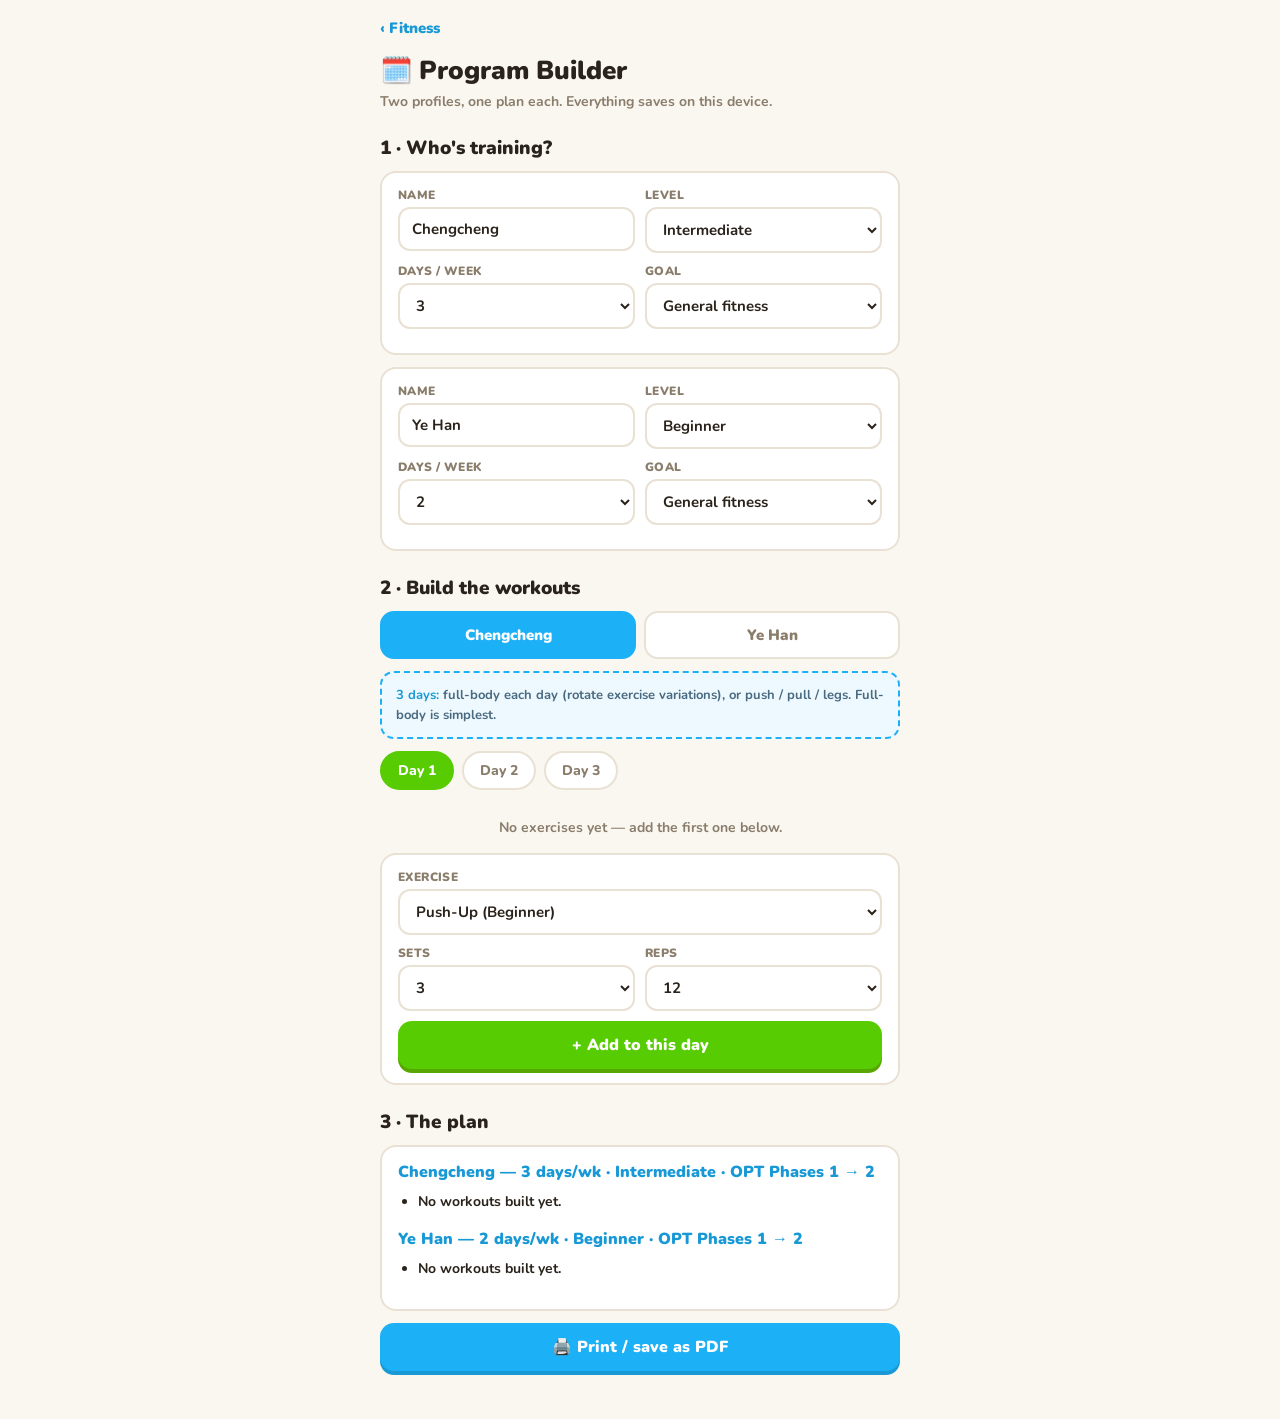
<file: fitness/builder.html>
<!DOCTYPE html>
<html lang="en">
<head>
<meta charset="utf-8">
<meta name="viewport" content="width=device-width, initial-scale=1, viewport-fit=cover">
<meta name="theme-color" content="#58cc02">
<title>Program Builder · Fitness · Playground</title>
<link rel="icon" href="data:image/svg+xml,<svg xmlns='http://www.w3.org/2000/svg' viewBox='0 0 100 100'><text y='.9em' font-size='90'>🗓️</text></svg>">
<link rel="preconnect" href="https://fonts.googleapis.com">
<link rel="preconnect" href="https://fonts.gstatic.com" crossorigin>
<link href="https://fonts.googleapis.com/css2?family=Nunito:wght@400;700;800;900&display=swap" rel="stylesheet">
<style>
  :root{--green:#58cc02;--green-dark:#58a700;--blue:#1cb0f6;--blue-dark:#1899d6;
    --ink:#2a231b;--gray:#8a7d6b;--line:#e9e1d3;--bg:#faf7f1;--red:#ff5b5b;}
  html{-webkit-text-size-adjust:100%}
  body{margin:0;background:var(--bg);color:var(--ink);
    font-family:'Nunito',-apple-system,BlinkMacSystemFont,'Segoe UI',sans-serif;
    -webkit-tap-highlight-color:transparent;touch-action:manipulation;}
  main{max-width:560px;margin:0 auto;box-sizing:border-box;padding:8px 20px 48px;}
  .back{display:inline-block;margin-top:10px;color:var(--blue-dark);font-weight:900;text-decoration:none;font-size:15px;}
  h1{font-size:26px;font-weight:900;margin:14px 0 4px;}
  .sub{color:var(--gray);font-weight:700;font-size:14px;margin:0 0 14px;}
  h2{font-size:19px;font-weight:900;margin:24px 0 10px;}
  .card{background:#fff;border:2px solid var(--line);border-radius:16px;padding:14px 16px;margin-bottom:12px;}
  .row{display:flex;gap:10px;margin-bottom:10px;flex-wrap:wrap;}
  .field{flex:1;min-width:120px;display:flex;flex-direction:column;gap:4px;}
  .field label{font-size:12px;font-weight:900;color:var(--gray);text-transform:uppercase;letter-spacing:.4px;}
  .field input,.field select{font:inherit;font-weight:700;font-size:15px;border:2px solid var(--line);
    border-radius:12px;padding:10px 12px;background:#fff;color:var(--ink);width:100%;box-sizing:border-box;}
  .tabs{display:flex;gap:8px;margin-bottom:12px;}
  .tab{flex:1;font:inherit;font-weight:900;font-size:15px;border:2px solid var(--line);background:#fff;
    border-radius:14px;padding:12px;cursor:pointer;color:var(--gray);}
  .tab.on{background:var(--blue);border-color:var(--blue);color:#fff;}
  .daytabs{display:flex;gap:8px;flex-wrap:wrap;margin-bottom:12px;}
  .dtab{font:inherit;font-weight:800;font-size:14px;border:2px solid var(--line);background:#fff;
    border-radius:999px;padding:8px 16px;cursor:pointer;color:var(--gray);}
  .dtab.on{background:var(--green);border-color:var(--green);color:#fff;}
  .exrow{display:flex;align-items:center;gap:10px;background:#fff;border:2px solid var(--line);
    border-radius:12px;padding:10px 12px;margin-bottom:8px;}
  .exrow .nm{flex:1;font-weight:800;font-size:14px;}
  .exrow .nm span{display:block;font-size:12px;color:var(--gray);font-weight:700;}
  .exrow .del{background:none;border:none;font-size:18px;cursor:pointer;color:var(--red);font-weight:900;}
  .btn{display:block;width:100%;font:inherit;font-weight:900;font-size:16px;color:#fff;background:var(--green);
    border:none;border-radius:14px;padding:13px;box-shadow:0 4px 0 var(--green-dark);cursor:pointer;}
  .btn:active{transform:translateY(2px);box-shadow:0 1px 0 var(--green-dark);}
  .btn.blue{background:var(--blue);box-shadow:0 4px 0 var(--blue-dark);}
  .btn.blue:active{box-shadow:0 1px 0 var(--blue-dark);}
  .hint{background:#eef9ff;border:2px dashed var(--blue);border-radius:14px;padding:12px 14px;
    font-size:13px;font-weight:700;color:#4a6a80;margin-bottom:12px;line-height:1.55;}
  .hint b{color:var(--blue-dark);}
  .planview .day{margin-bottom:16px;}
  .planview .day h3{font-size:16px;font-weight:900;margin:0 0 8px;color:var(--blue-dark);}
  .planview li{font-weight:700;font-size:14px;margin-bottom:6px;line-height:1.5;}
  .planview ul{padding-left:20px;margin:0;}
  .empty{color:var(--gray);font-weight:700;font-size:14px;text-align:center;padding:16px 0;}
</style>
</head>
<body>
<main>
  <a class="back" href="index.html">‹ Fitness</a>
  <h1>🗓️ Program Builder</h1>
  <p class="sub">Two profiles, one plan each. Everything saves on this device.</p>

  <h2>1 · Who's training?</h2>
  <div class="card" id="p0card">
    <div class="row">
      <div class="field"><label>Name</label><input id="p0name" value="Chengcheng"></div>
      <div class="field"><label>Level</label><select id="p0level">
        <option value="1">Beginner</option><option value="2" selected>Intermediate</option><option value="3">Advanced</option></select></div>
    </div>
    <div class="row">
      <div class="field"><label>Days / week</label><select id="p0days">
        <option>2</option><option selected>3</option><option>4</option></select></div>
      <div class="field"><label>Goal</label><select id="p0goal">
        <option value="general">General fitness</option><option value="muscle">Build muscle</option><option value="fatloss">Fat loss</option></select></div>
    </div>
  </div>
  <div class="card" id="p1card">
    <div class="row">
      <div class="field"><label>Name</label><input id="p1name" value="Ye Han"></div>
      <div class="field"><label>Level</label><select id="p1level">
        <option value="1" selected>Beginner</option><option value="2">Intermediate</option><option value="3">Advanced</option></select></div>
    </div>
    <div class="row">
      <div class="field"><label>Days / week</label><select id="p1days">
        <option selected>2</option><option>3</option><option>4</option></select></div>
      <div class="field"><label>Goal</label><select id="p1goal">
        <option value="general" selected>General fitness</option><option value="muscle">Build muscle</option><option value="fatloss">Fat loss</option></select></div>
    </div>
  </div>

  <h2>2 · Build the workouts</h2>
  <div class="tabs">
    <button class="tab on" id="tab0">Chengcheng</button>
    <button class="tab" id="tab1">Ye Han</button>
  </div>
  <div class="hint" id="splitHint"></div>
  <div class="daytabs" id="daytabs"></div>
  <div id="daylist"></div>
  <div class="card">
    <div class="row">
      <div class="field" style="flex:2;min-width:180px"><label>Exercise</label><select id="pick"></select></div>
    </div>
    <div class="row">
      <div class="field"><label>Sets</label><select id="sets"><option>1</option><option>2</option><option selected>3</option><option>4</option><option>5</option></select></div>
      <div class="field"><label>Reps</label><select id="reps"><option>5</option><option>8</option><option>10</option><option selected>12</option><option>15</option><option>20</option></select></div>
    </div>
    <button class="btn" id="add">+ Add to this day</button>
  </div>

  <h2>3 · The plan</h2>
  <div class="card planview" id="planview"></div>
  <button class="btn blue" id="print">🖨️ Print / save as PDF</button>
</main>
<script src="data.js"></script>
<script>
var S={profiles:[
  {name:"Chengcheng",level:2,days:3,goal:"general",plan:{}},
  {name:"Ye Han",level:1,days:2,goal:"general",plan:{}}
]};
try{var saved=JSON.parse(localStorage.getItem('fit-plan'));if(saved&&saved.profiles)S=saved;}catch(e){}
var cur=0,curDay=1;
function save(){try{localStorage.setItem('fit-plan',JSON.stringify(S));}catch(e){}}
function syncInputs(){
  for(var i=0;i<2;i++){
    document.getElementById('p'+i+'name').value=S.profiles[i].name;
    document.getElementById('p'+i+'level').value=S.profiles[i].level;
    document.getElementById('p'+i+'days').value=S.profiles[i].days;
    document.getElementById('p'+i+'goal').value=S.profiles[i].goal;
  }
  document.getElementById('tab0').textContent=S.profiles[0].name;
  document.getElementById('tab1').textContent=S.profiles[1].name;
}
for(var i=0;i<2;i++)(function(i){
  ['name','level','days','goal'].forEach(function(f){
    document.getElementById('p'+i+f).addEventListener('change',function(e){
      var v=e.target.value;
      if(f==='level')v=parseInt(v,10);
      if(f==='days')v=parseInt(v,10);
      S.profiles[i][f]=v;
      if(f==='days'&&cur===i&&curDay>v)curDay=v;
      save();syncInputs();drawDays();drawPlan();
    });
  });
})(i);
document.getElementById('tab0').onclick=function(){cur=0;curDay=1;drawTabs();drawDays();drawPlan();};
document.getElementById('tab1').onclick=function(){cur=1;curDay=1;drawTabs();drawDays();drawPlan();};
function drawTabs(){
  document.getElementById('tab0').classList.toggle('on',cur===0);
  document.getElementById('tab1').classList.toggle('on',cur===1);
}
var SPLITS={2:"<b>2 days:</b> full-body A / full-body B. Hit every muscle twice a week — ideal for beginners.",
 3:"<b>3 days:</b> full-body each day (rotate exercise variations), or push / pull / legs. Full-body is simplest.",
 4:"<b>4 days:</b> upper / lower split, twice each. More volume per muscle without marathon sessions."};
function drawDays(){
  var p=S.profiles[cur],dt=document.getElementById('daytabs');dt.innerHTML='';
  document.getElementById('splitHint').innerHTML=SPLITS[p.days]||'';
  for(var d=1;d<=p.days;d++)(function(d){
    var b=document.createElement('button');b.className='dtab'+(d===curDay?' on':'');
    b.textContent='Day '+d;
    b.onclick=function(){curDay=d;drawDays();};
    dt.appendChild(b);
  })(d);
  var list=document.getElementById('daylist');list.innerHTML='';
  var items=(p.plan[curDay]||[]);
  if(!items.length){list.innerHTML='<div class="empty">No exercises yet — add the first one below.</div>';return;}
  items.forEach(function(it,idx){
    var e=EXERCISES.find(function(x){return x.id===it.id;});
    var row=document.createElement('div');row.className='exrow';
    row.innerHTML='<div class="nm">'+(e?e.name:it.id)+'<span>'+it.sets+' × '+it.reps+'</span></div>'+
      '<button class="del" aria-label="remove">×</button>';
    row.querySelector('.del').onclick=function(){
      p.plan[curDay].splice(idx,1);save();drawDays();drawPlan();
    };
    list.appendChild(row);
  });
}
function fillPicker(){
  var sel=document.getElementById('pick');sel.innerHTML='';
  var p=S.profiles[cur];
  Object.keys(CATS).forEach(function(c){
    var g=document.createElement('optgroup');g.label=CATS[c];
    EXERCISES.filter(function(e){return e.cat===c&&e.level<=p.level;}).forEach(function(e){
      var o=document.createElement('option');o.value=e.id;
      o.textContent=e.name+' ('+LEVELS[e.level]+')';g.appendChild(o);
    });
    if(g.children.length)sel.appendChild(g);
  });
}
document.getElementById('add').onclick=function(){
  var p=S.profiles[cur],id=document.getElementById('pick').value;
  if(!id)return;
  if(!p.plan[curDay])p.plan[curDay]=[];
  p.plan[curDay].push({id:id,
    sets:document.getElementById('sets').value,
    reps:document.getElementById('reps').value});
  save();drawDays();drawPlan();
};
var GOALPHASE={general:"Phases 1 → 2",muscle:"Phase 1, then 2 → 3 → 4",fatloss:"Phases 1 → 2 → 3"};
function drawPlan(){
  var v=document.getElementById('planview');v.innerHTML='';
  S.profiles.forEach(function(p,pi){
    var h=document.createElement('div');h.className='day';
    h.innerHTML='<h3>'+p.name+' — '+p.days+' days/wk · '+LEVELS[p.level]+' · OPT '+GOALPHASE[p.goal]+'</h3>';
    var ul=document.createElement('ul'),any=false;
    for(var d=1;d<=p.days;d++){
      var items=p.plan[d]||[];
      if(items.length){any=true;
        var li=document.createElement('li');
        li.innerHTML='<b>Day '+d+':</b> '+items.map(function(it){
          var e=EXERCISES.find(function(x){return x.id===it.id;});
          return (e?e.name:it.id)+' '+it.sets+'×'+it.reps;
        }).join(' · ');
        ul.appendChild(li);
      }
    }
    if(!any){var li=document.createElement('li');li.textContent='No workouts built yet.';ul.appendChild(li);}
    h.appendChild(ul);v.appendChild(h);
  });
  fillPicker();
}
document.getElementById('print').onclick=function(){window.print();};
syncInputs();drawTabs();drawDays();drawPlan();
</script>
</body>
</html>
</file>
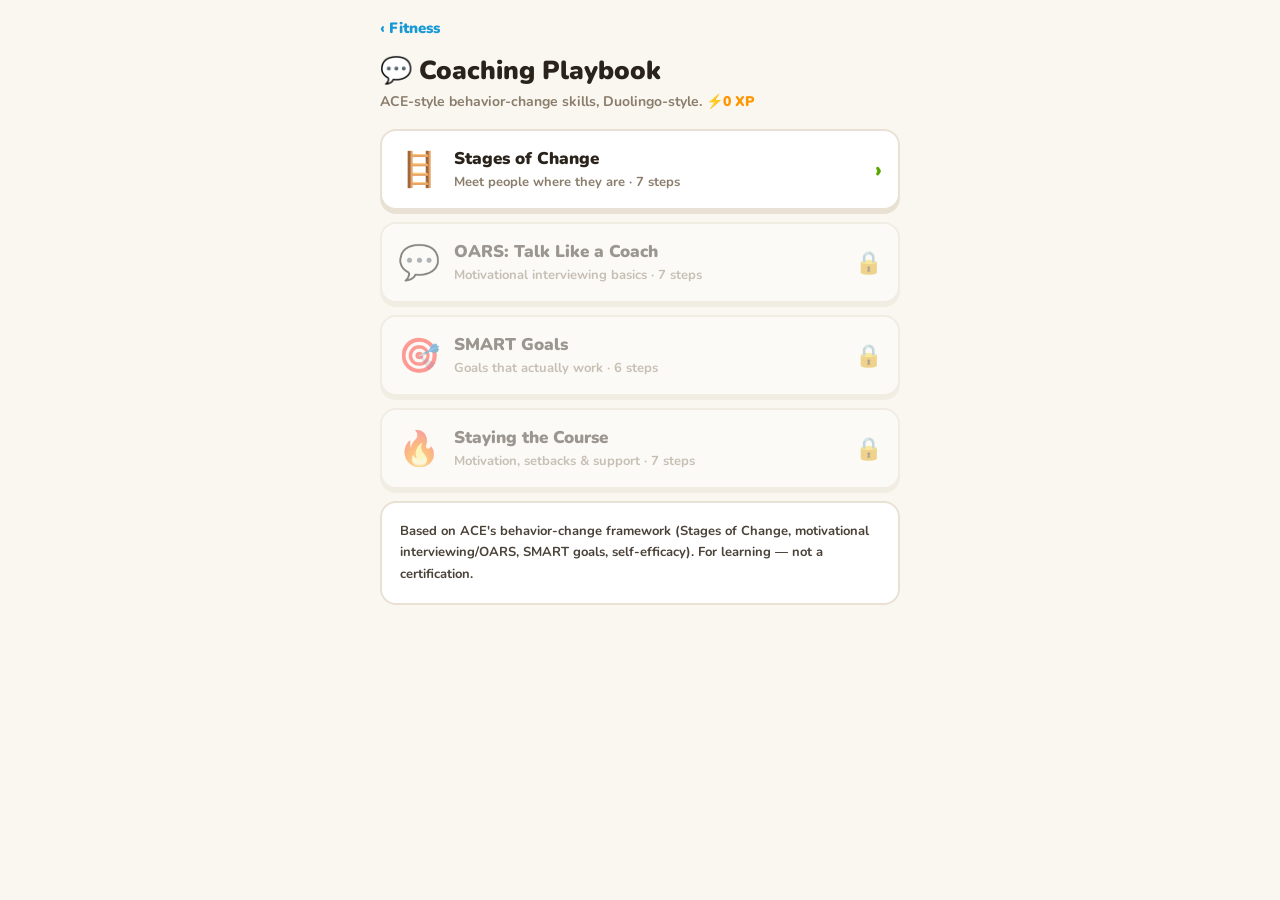
<file: fitness/coaching.html>
<!DOCTYPE html>
<html lang="en">
<head>
<meta charset="utf-8">
<meta name="viewport" content="width=device-width, initial-scale=1, viewport-fit=cover">
<meta name="theme-color" content="#58cc02">
<title>Coaching Playbook · Fitness · Playground</title>
<link rel="icon" href="data:image/svg+xml,<svg xmlns='http://www.w3.org/2000/svg' viewBox='0 0 100 100'><text y='.9em' font-size='90'>💬</text></svg>">
<link rel="preconnect" href="https://fonts.googleapis.com">
<link rel="preconnect" href="https://fonts.gstatic.com" crossorigin>
<link href="https://fonts.googleapis.com/css2?family=Nunito:wght@400;700;800;900&display=swap" rel="stylesheet">
<style>
  :root{--green:#58cc02;--green-dark:#58a700;--blue:#1cb0f6;--blue-dark:#1899d6;
    --ink:#2a231b;--gray:#8a7d6b;--line:#e9e1d3;--bg:#faf7f1;--red:#ff5b5b;--orange:#ff9600;}
  html{-webkit-text-size-adjust:100%}
  body{margin:0;background:var(--bg);color:var(--ink);
    font-family:'Nunito',-apple-system,BlinkMacSystemFont,'Segoe UI',sans-serif;
    -webkit-tap-highlight-color:transparent;touch-action:manipulation;}
  main{max-width:560px;margin:0 auto;box-sizing:border-box;padding:8px 20px 48px;min-height:100dvh;}
  .back{display:inline-block;margin-top:10px;color:var(--blue-dark);font-weight:900;text-decoration:none;font-size:15px;}
  h1{font-size:26px;font-weight:900;margin:14px 0 4px;}
  .sub{color:var(--gray);font-weight:700;font-size:14px;margin:0 0 18px;}
  /* lesson map */
  .lnode{display:flex;align-items:center;gap:14px;width:100%;box-sizing:border-box;
    padding:16px;margin:0 0 12px;border-radius:16px;border:2px solid var(--line);
    background:#fff;box-shadow:0 4px 0 var(--line);font:inherit;cursor:pointer;
    color:var(--ink);text-align:left;}
  .lnode:active{transform:translateY(2px);box-shadow:0 1px 0 var(--line);}
  .lnode.locked{opacity:.45;cursor:default;}
  .lnode .ic{font-size:34px;line-height:1;}
  .lnode .tx{flex:1;} .lnode .tx b{display:block;font-size:17px;font-weight:900;}
  .lnode .tx span{font-size:13px;font-weight:700;color:var(--gray);}
  .lnode .st{font-size:22px;font-weight:900;color:var(--green-dark);}
  .lnode.locked .st{color:#afafaf;}
  #hud{display:flex;align-items:center;gap:12px;margin:12px 0 4px;}
  #hearts{font-weight:900;font-size:16px;color:var(--red);flex:1;}
  #xpbar{font-weight:900;font-size:16px;color:var(--orange);}
  #prog{height:12px;background:#e9e1d3;border-radius:999px;overflow:hidden;margin-bottom:18px;}
  #progfill{height:100%;width:0;background:var(--green);border-radius:999px;transition:width .3s;}
  .card{background:#fff;border:2px solid var(--line);border-radius:16px;padding:18px;margin-bottom:12px;}
  .card h3{margin:0 0 8px;font-size:18px;font-weight:900;}
  .card p{margin:0;font-size:15px;font-weight:700;color:#4a4238;line-height:1.65;}
  .card p b{color:var(--ink);}
  .card .q{font-size:17px;font-weight:900;margin:0 0 12px;line-height:1.5;}
  .opt{display:block;width:100%;text-align:left;font:inherit;font-weight:700;font-size:14.5px;
    background:var(--bg);border:2px solid var(--line);border-radius:12px;padding:12px;margin-bottom:8px;cursor:pointer;line-height:1.5;}
  .opt.correct{background:#e6f9d5;border-color:var(--green);}
  .opt.wrong{background:#ffe3e3;border-color:var(--red);}
  .opt:disabled{cursor:default;}
  .why{display:none;font-size:13.5px;font-weight:700;color:var(--gray);margin-top:8px;line-height:1.6;}
  .answered .why{display:block;}
  .btn{display:block;width:100%;font:inherit;font-weight:900;font-size:16px;color:#fff;background:var(--green);
    border:none;border-radius:14px;padding:14px;box-shadow:0 4px 0 var(--green-dark);cursor:pointer;margin-top:10px;}
  .btn:active{transform:translateY(2px);box-shadow:0 1px 0 var(--green-dark);}
  .btn.gray{background:#cfc6b4;box-shadow:0 4px 0 #b3a88f;}
  .center{text-align:center;padding:30px 10px;}
  .center .big{font-size:64px;}
  .center h2{font-size:24px;font-weight:900;margin:12px 0 6px;}
  .center p{color:var(--gray);font-weight:700;font-size:15px;margin:0 0 8px;}
  .xpline{font-weight:900;color:var(--orange);font-size:18px;margin:10px 0;}
</style>
</head>
<body>
<main id="app">
  <a class="back" href="index.html" id="backlink">‹ Fitness</a>
  <div id="view"></div>
</main>
<script>
var LESSONS=[
{id:"stages",icon:"🪜",title:"Stages of Change",desc:"Meet people where they are",
 items:[
  {t:"teach",h:"Everyone is at a different stage",
   b:"ACE uses the <b>Stages of Change</b> model. People move through <b>5 stages</b> — and the right coaching move depends entirely on which stage someone is in. Pushing a workout plan on someone who isn't ready yet backfires."},
  {t:"teach",h:"The 5 stages",
   b:"<b>1. Precontemplation</b> — not planning to change (may not see a reason to).<br><b>2. Contemplation</b> — thinking about it, ambivalent, no commitment yet.<br><b>3. Preparation</b> — planning to start within 30 days, taking small steps.<br><b>4. Action</b> — actively doing it, for less than 6 months.<br><b>5. Maintenance</b> — doing it 6+ months, working to keep it going."},
  {t:"mc",q:"\"Exercise? Nah, I'm fine the way I am.\" Which stage?",o:["Precontemplation","Preparation","Action"],a:0,
   why:"No intention to change = precontemplation. The move here isn't a program — it's raising awareness, gently."},
  {t:"mc",q:"She's been talking about joining the gym for two months but hasn't gone. Stage?",o:["Action","Contemplation","Maintenance"],a:1,
   why:"Thinking about it + ambivalence = contemplation. Best move: explore pros and cons together (decisional balance), not pressure."},
  {t:"mc",q:"He bought workout shoes, cleared his evenings, and plans to start Monday. Stage?",o:["Contemplation","Preparation","Maintenance"],a:1,
   why:"Taking concrete steps toward starting within 30 days = preparation. Now IS the time to help build the actual plan."},
  {t:"mc",q:"She's been training twice a week for 2 months. Stage?",o:["Action","Precontemplation","Maintenance"],a:0,
   why:"Actively doing the new behavior for under 6 months = action. Support it, celebrate it, guard against burnout."},
  {t:"mc",q:"Your partner is in contemplation — thinking about exercise but unsure. What's the best move?",o:["Sign them up for a 6-day program","Explore what they'd gain vs. what's holding them back","Tell them they're making excuses"],a:1,
   why:"Decisional balance — weighing pros and cons out loud — moves contemplators forward. Pressure moves them backward."}
 ]},
{id:"oars",icon:"💬",title:"OARS: Talk Like a Coach",desc:"Motivational interviewing basics",
 items:[
  {t:"teach",h:"OARS — four coaching tools",
   b:"ACE teaches <b>motivational interviewing</b> through <b>OARS</b>:<br><b>O</b> — Open-ended questions (can't be answered yes/no)<br><b>A</b> — Affirmations (genuine recognition of effort)<br><b>R</b> — Reflective listening (mirror back what you hear)<br><b>S</b> — Summaries (pull the key points together)"},
  {t:"mc",q:"Which is an OPEN-ended question?",o:["\"Do you want to work out tomorrow?\"","\"What would being stronger let you do?\"","\"Did you exercise this week?\""],a:1,
   why:"Open questions invite real answers and reflection. Yes/no questions shut conversation down."},
  {t:"mc",q:"Which is a genuine affirmation?",o:["\"Good job, I guess.\"","\"You're lazy when you skip.\"","\"You've shown up twice a week for a month — that's real consistency.\""],a:2,
   why:"Affirmations must be specific and sincere. They build self-belief — vague praise feels hollow, criticism destroys it."},
  {t:"mc",q:"She says: \"I'm just too wiped after work to train.\" Best reflective response?",o:["\"Just push through it.\"","\"It sounds like by evening there's genuinely nothing left in the tank.\"","\"You should try mornings then.\""],a:1,
   why:"Reflective listening mirrors her experience without judging or immediately problem-solving. Feeling heard comes before solutions."},
  {t:"mc",q:"A good summary sounds like…",o:["\"So basically you're lazy.\"","\"So on one hand evenings feel impossible, and on the other you really want this — did I get that right?\"","\"Anyway, here's your program.\""],a:1,
   why:"Summaries collect both sides and check understanding. They make the person feel understood — and often they solve it themselves."},
  {t:"mc",q:"Which approach is NOT motivational interviewing?",o:["Asking open questions","Lecturing about health risks to scare them","Reflecting what you hear"],a:1,
   why:"Arguing, lecturing and scaring create resistance. MI draws motivation OUT of the person instead of pushing it in."},
  {t:"teach",h:"The golden rule",
   b:"<b>Resist the righting reflex</b> — the urge to immediately fix, advise or correct. When your partner shares a struggle, reflect first, advise second (and only with permission: <i>\"Can I share an idea?\"</i>)."}
 ]},
{id:"smart",icon:"🎯",title:"SMART Goals",desc:"Goals that actually work",
 items:[
  {t:"teach",h:"Vague goals die. SMART goals live.",
   b:"<b>S</b>pecific — exactly what?<br><b>M</b>easurable — how will you know?<br><b>A</b>ttainable — realistic from where you are now?<br><b>R</b>elevant — does it matter to YOU?<br><b>T</b>ime-bound — by when?"},
  {t:"mc",q:"Which goal is SMART?",o:["\"Get in shape this year\"","\"Walk 20 minutes before dinner, Mon/Wed/Fri, for the next 2 weeks\"","\"Exercise more\""],a:1,
   why:"Specific activity + measurable amount + realistic + time-bound. 'Get in shape' fails every letter."},
  {t:"mc",q:"\"I want to get stronger.\" What's the weakest part of this goal?",o:["It's not measurable or time-bound","It's too ambitious","Strength isn't a good goal"],a:0,
   why:"How will you know you got stronger, and by when? Add numbers and a deadline: e.g. 'goblet squat 35 lbs for 10 reps by December.'"},
  {t:"teach",h:"Process beats outcome",
   b:"<b>Outcome goals</b> (\"lose 10 lbs\") are motivating but not fully in your control.<br><b>Process goals</b> (\"strength train twice a week\") are behaviors you control 100%. ACE coaches set <b>process goals</b> — hit the behaviors and outcomes follow."},
  {t:"mc",q:"Which is a PROCESS goal?",o:["\"Lose 5 pounds\"","\"Look better for the trip\"","\"Do the full-body workout every Tue and Sat\""],a:2,
   why:"It's a behavior, fully in your control. You either did the workout or you didn't — no scale ambiguity."},
  {t:"mc",q:"Best first goal for a total beginner?",o:["\"Train 6 days a week\"","\"Two 30-minute full-body sessions a week for one month\"","\"Deadlift double bodyweight by spring\""],a:1,
   why:"Attainable matters most at the start. Early wins build momentum; impossible goals build quitting."}
 ]},
{id:"grit",icon:"🔥",title:"Staying the Course",desc:"Motivation, setbacks & support",
 items:[
  {t:"teach",h:"Self-efficacy: the belief engine",
   b:"<b>Self-efficacy</b> = belief in your ability to succeed. It's the #1 predictor of sticking with exercise. It's built through <b>mastery experiences</b> — small wins, completed workouts, weights that went up. Every finished session is fuel."},
  {t:"mc",q:"Best way to build a beginner's confidence?",o:["Start with brutal workouts so everything after feels easy","Start achievable, celebrate every completed session","Show them elite athletes for inspiration"],a:1,
   why:"Mastery experiences build self-efficacy. Surviving a crusher builds dread; completing a doable workout builds 'I can do this.'"},
  {t:"teach",h:"Lapse ≠ relapse",
   b:"A <b>lapse</b> = one missed workout (normal, everyone). <b>Relapse</b> = sliding back to old habits for weeks. The danger isn't the missed day — it's the story: <i>\"I blew it, why bother.\"</i> Plan for lapses in advance."},
  {t:"mc",q:"She misses a full week. Best response?",o:["\"A whole week? You need to be more disciplined.\"","\"One week off changes nothing — want to restart small this week?\"","Say nothing and hope she restarts"],a:1,
   why:"Normalize the lapse, skip the guilt, shrink the restart. Guilt predicts quitting; self-compassion predicts returning."},
  {t:"mc",q:"Which motivation lasts longer?",o:["Extrinsic — rewards, pressure, looking good for an event","Intrinsic — enjoyment, values, feeling strong","They're about equal"],a:1,
   why:"Extrinsic motivation fades when the reward or pressure disappears. Intrinsic — 'I train because I like who I am when I do' — sustains for years."},
  {t:"teach",h:"Stack the deck: social support",
   b:"Training with someone doubles down on adherence — accountability, shared fun, built-in schedule. Sound familiar? <b>That's you two.</b> The research says couples who train together stick with it longer. You're already doing the right thing."},
  {t:"mc",q:"Your partner dreads leg day. Using everything you've learned, best approach?",o:["Open question about what's hard, reflect it, set a smaller SMART leg-day goal together","Tell them legs are important and push through","Skip legs — upper body is fine"],a:0,
   why:"OARS to understand → SMART to shrink the goal → small win builds self-efficacy. That's the whole playbook in one move. 🎓"}
 ]}
];
var store={xp:0,done:[]};
try{var s=JSON.parse(localStorage.getItem('fit-coach'));if(s)store=s;}catch(e){}
function save(){try{localStorage.setItem('fit-coach',JSON.stringify(store));}catch(e){}}
var app=document.getElementById('view');
function showMap(){
  document.getElementById('backlink').style.display='';
  var h='<h1>💬 Coaching Playbook</h1><p class="sub">ACE-style behavior-change skills, Duolingo-style. <span style="color:var(--orange);font-weight:900;">⚡'+store.xp+' XP</span></p>';
  LESSONS.forEach(function(L,i){
    var locked=i>0&&store.done.indexOf(LESSONS[i-1].id)<0;
    var done=store.done.indexOf(L.id)>=0;
    h+='<button class="lnode'+(locked?' locked':'')+'" data-i="'+i+'"'+(locked?' disabled':'')+'>'+
      '<span class="ic">'+L.icon+'</span><span class="tx"><b>'+L.title+'</b><span>'+L.desc+' · '+L.items.length+' steps</span></span>'+
      '<span class="st">'+(done?'✓':locked?'🔒':'›')+'</span></button>';
  });
  h+='<div class="card" style="margin-top:6px"><p style="font-size:13px">Based on ACE\'s behavior-change framework (Stages of Change, motivational interviewing/OARS, SMART goals, self-efficacy). For learning — not a certification.</p></div>';
  app.innerHTML=h;
  app.querySelectorAll('.lnode:not(.locked)').forEach(function(b){
    b.onclick=function(){runLesson(parseInt(b.dataset.i,10));};
  });
}
function runLesson(li){
  var L=LESSONS[li],idx=0,hearts=3,xp=0;
  document.getElementById('backlink').style.display='none';
  function hud(){
    return '<div id="hud"><div id="hearts">'+'❤️'.repeat(hearts)+'🖤'.repeat(3-hearts)+
      '</div><div id="xpbar">⚡ +'+xp+'</div></div>'+
      '<div id="prog"><div id="progfill" style="width:'+Math.round(idx/L.items.length*100)+'%"></div></div>';
  }
  function step(){
    if(hearts<=0){return fail();}
    if(idx>=L.items.length){return complete();}
    var it=L.items[idx],h=hud();
    if(it.t==='teach'){
      app.innerHTML=h+'<div class="card"><h3>'+it.h+'</h3><p>'+it.b+'</p></div>'+
        '<button class="btn" id="cont">Continue</button>';
      document.getElementById('cont').onclick=function(){idx++;step();};
    }else{
      app.innerHTML=h+'<div class="card" id="qc"><p class="q">'+it.q+'</p><div id="opts"></div><div class="why"></div></div>';
      var box=document.getElementById('opts');
      it.o.forEach(function(opt,i){
        var b=document.createElement('button');b.className='opt';b.innerHTML=opt;
        b.onclick=function(){answer(i,b);};
        box.appendChild(b);
      });
    }
    function answer(i,btn){
      var btns=app.querySelectorAll('.opt');
      btns.forEach(function(x){x.disabled=true;});
      var ok=i===it.a;
      if(ok){btn.classList.add('correct');xp+=10;}
      else{btn.classList.add('wrong');btns[it.a].classList.add('correct');hearts--;}
      var qc=document.getElementById('qc');qc.classList.add('answered');
      qc.querySelector('.why').textContent=(ok?'✓ ':'')+it.why;
      var nb=document.createElement('button');nb.className='btn';nb.id='cont';nb.textContent='Continue';
      nb.onclick=function(){idx++;step();};
      qc.appendChild(nb);
      if(hearts<=0){nb.textContent='Continue';}
    }
  }
  function fail(){
    app.innerHTML='<div class="center"><div class="big">💔</div><h2>Out of hearts!</h2>'+
      '<p>No worries — even coaches need a rematch.<br>Review the ideas and try the lesson again.</p>'+
      '<button class="btn" id="rt">Try again</button>'+
      '<button class="btn gray" id="bk">Back to lessons</button></div>';
    document.getElementById('rt').onclick=function(){runLesson(li);};
    document.getElementById('bk').onclick=showMap;
  }
  function complete(){
    var perfect=xp===L.items.filter(function(x){return x.t==='mc';}).length*10;
    if(perfect)xp+=20;
    store.xp+=xp;
    if(store.done.indexOf(L.id)<0)store.done.push(L.id);
    save();
    app.innerHTML='<div class="center"><div class="big">🎉</div><h2>Lesson complete!</h2>'+
      '<p>'+L.title+'</p><div class="xpline">⚡ +'+xp+' XP'+(perfect?' (perfect bonus!)':'')+'</div>'+
      '<p>Total: ⚡'+store.xp+' XP</p>'+
      '<button class="btn" id="nx">'+(li<LESSONS.length-1?'Next lesson':'Back to lessons')+'</button>'+
      '<button class="btn gray" id="bk">Lesson map</button></div>';
    document.getElementById('nx').onclick=function(){
      if(li<LESSONS.length-1)runLesson(li+1);else showMap();
    };
    document.getElementById('bk').onclick=showMap;
  }
  step();
}
showMap();
</script>
</body>
</html>
</file>
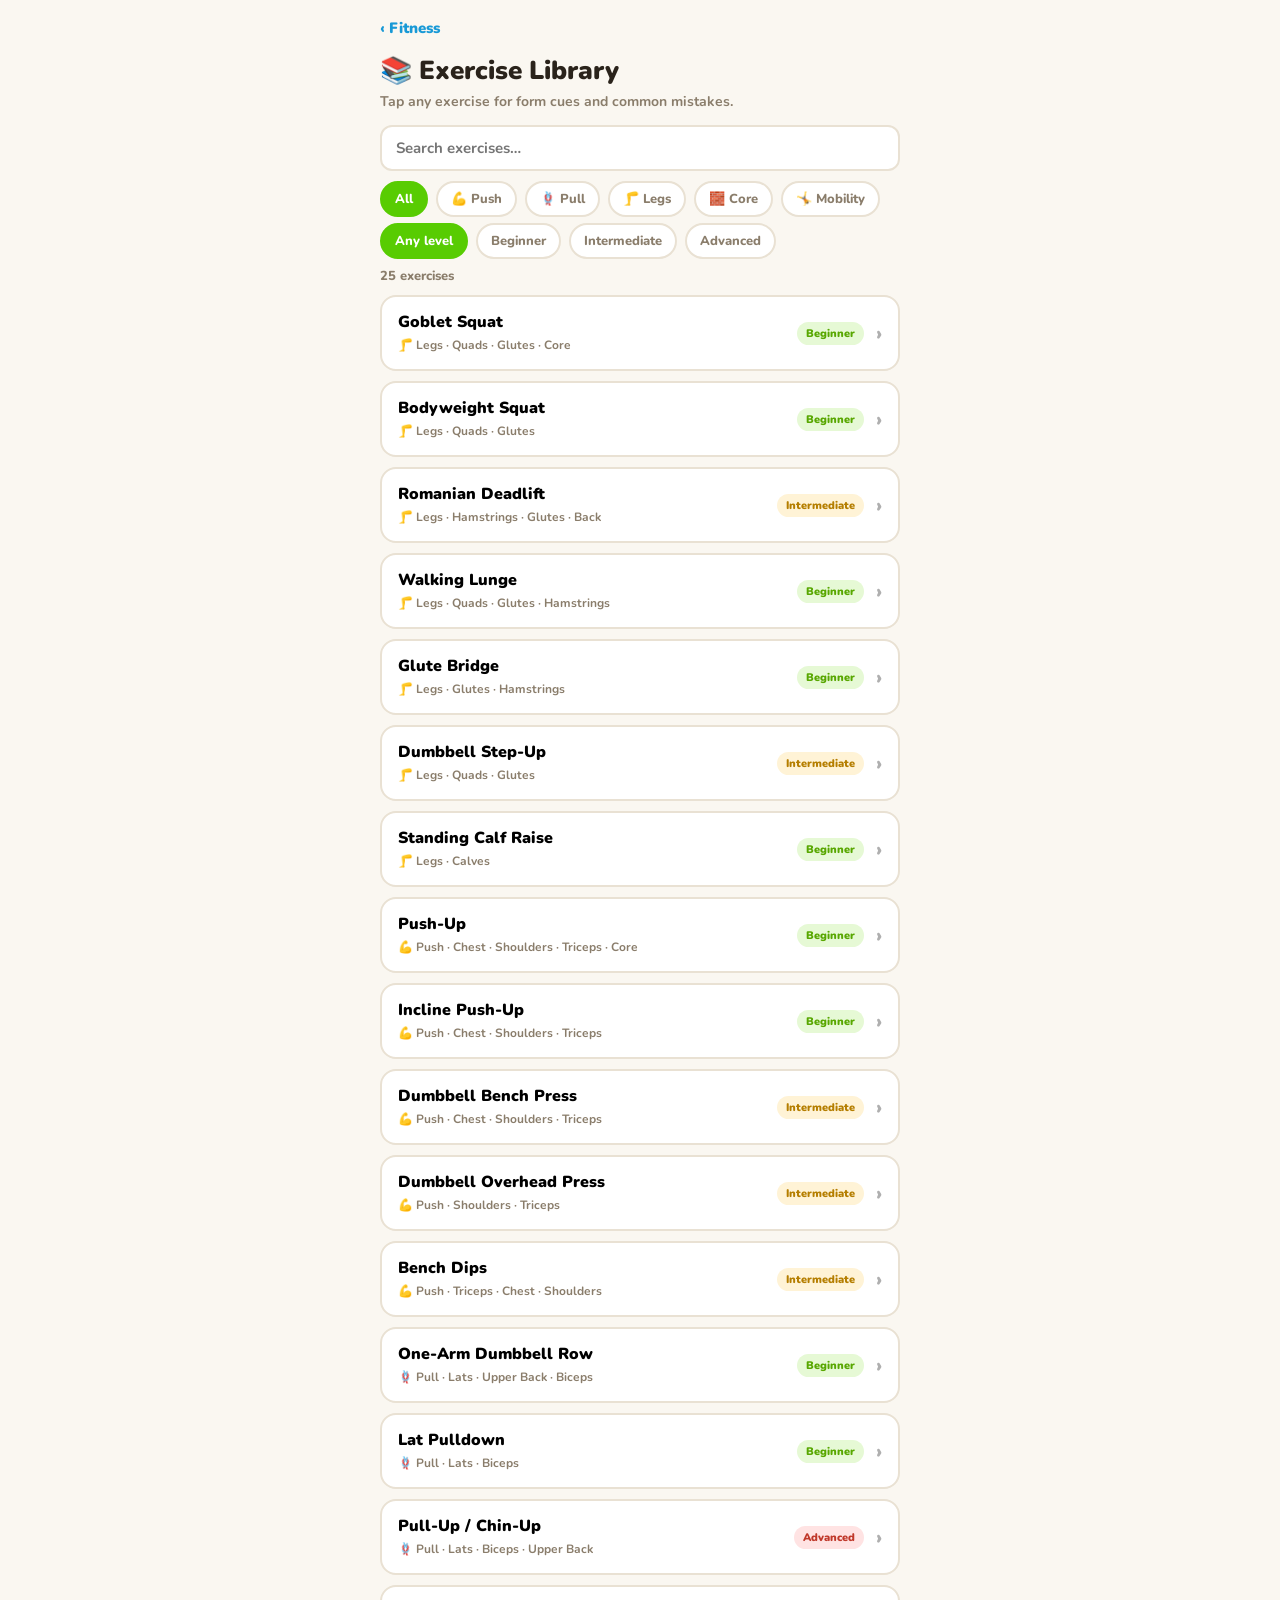
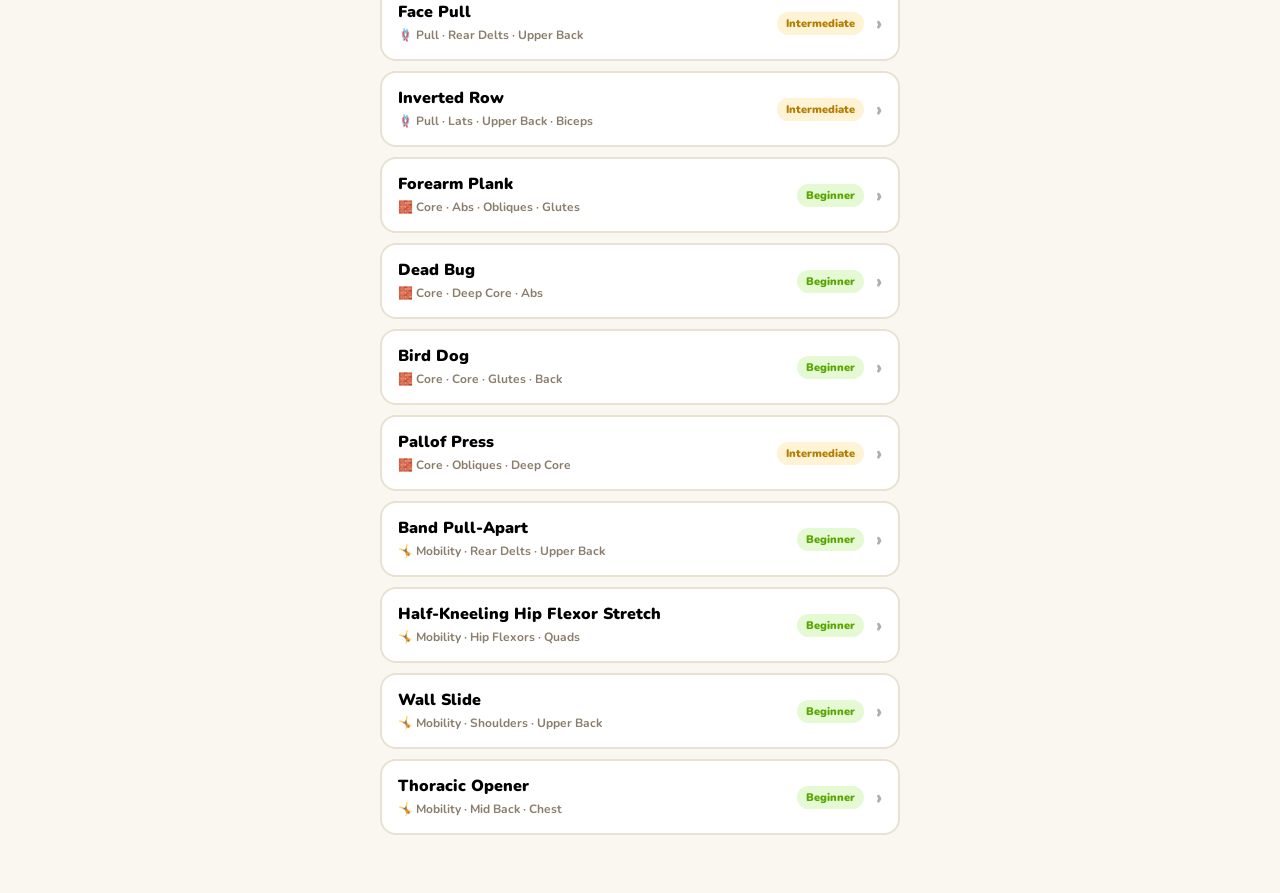
<file: fitness/library.html>
<!DOCTYPE html>
<html lang="en">
<head>
<meta charset="utf-8">
<meta name="viewport" content="width=device-width, initial-scale=1, viewport-fit=cover">
<meta name="theme-color" content="#58cc02">
<title>Exercise Library · Fitness · Playground</title>
<link rel="icon" href="data:image/svg+xml,<svg xmlns='http://www.w3.org/2000/svg' viewBox='0 0 100 100'><text y='.9em' font-size='90'>📚</text></svg>">
<link rel="preconnect" href="https://fonts.googleapis.com">
<link rel="preconnect" href="https://fonts.gstatic.com" crossorigin>
<link href="https://fonts.googleapis.com/css2?family=Nunito:wght@400;700;800;900&display=swap" rel="stylesheet">
<style>
  :root{--green:#58cc02;--green-dark:#58a700;--blue:#1cb0f6;--blue-dark:#1899d6;
    --ink:#2a231b;--gray:#8a7d6b;--line:#e9e1d3;--bg:#faf7f1;--red:#ff5b5b;}
  html{-webkit-text-size-adjust:100%}
  body{margin:0;background:var(--bg);color:var(--ink);
    font-family:'Nunito',-apple-system,BlinkMacSystemFont,'Segoe UI',sans-serif;
    -webkit-tap-highlight-color:transparent;touch-action:manipulation;}
  main{max-width:560px;margin:0 auto;box-sizing:border-box;padding:8px 20px 48px;}
  .back{display:inline-block;margin-top:10px;color:var(--blue-dark);font-weight:900;text-decoration:none;font-size:15px;}
  h1{font-size:26px;font-weight:900;margin:14px 0 4px;}
  .sub{color:var(--gray);font-weight:700;font-size:14px;margin:0 0 14px;}
  #search{width:100%;box-sizing:border-box;font:inherit;font-weight:700;font-size:15px;
    border:2px solid var(--line);border-radius:12px;padding:11px 14px;margin-bottom:10px;background:#fff;color:var(--ink);}
  .filters{display:flex;gap:8px;flex-wrap:wrap;margin-bottom:6px;}
  .chip{font:inherit;font-weight:800;font-size:13px;border:2px solid var(--line);background:#fff;
    border-radius:999px;padding:7px 13px;cursor:pointer;color:var(--gray);}
  .chip.on{background:var(--green);border-color:var(--green);color:#fff;}
  .ex{background:#fff;border:2px solid var(--line);border-radius:16px;margin:10px 0;overflow:hidden;}
  .ex>button{width:100%;background:none;border:none;font:inherit;text-align:left;padding:14px 16px;
    display:flex;align-items:center;gap:12px;cursor:pointer;}
  .ex .t{flex:1}.ex .t b{display:block;font-size:16px;font-weight:900;}
  .ex .t span{font-size:12px;font-weight:700;color:var(--gray);}
  .lvl{font-size:11px;font-weight:900;padding:4px 9px;border-radius:999px;flex:none;}
  .lvl.l1{background:#e6f9d5;color:var(--green-dark);}
  .lvl.l2{background:#fff3d6;color:#b57e00;}
  .lvl.l3{background:#ffe3e3;color:#c0392b;}
  .ex .chev{font-size:20px;color:#afafaf;font-weight:900;}
  .ex .body{display:none;padding:0 16px 16px;font-size:14px;}
  .ex.open .body{display:block;}
  .ex.open .chev{transform:rotate(90deg);}
  .ex h4{margin:10px 0 6px;font-size:13px;font-weight:900;color:var(--green-dark);text-transform:uppercase;letter-spacing:.4px;}
  .ex ul{margin:0;padding-left:20px;font-weight:700;color:#4a4238;line-height:1.6;}
  .ex .bad h4{color:#c0392b;}
  #count{font-size:13px;font-weight:800;color:var(--gray);margin:8px 0 0;}
  #empty{display:none;text-align:center;color:var(--gray);font-weight:800;padding:30px 0;}
</style>
</head>
<body>
<main>
  <a class="back" href="index.html">‹ Fitness</a>
  <h1>📚 Exercise Library</h1>
  <p class="sub">Tap any exercise for form cues and common mistakes.</p>
  <input id="search" type="search" placeholder="Search exercises…">
  <div class="filters" id="catf"></div>
  <div class="filters" id="lvlf"></div>
  <p id="count"></p>
  <div id="list"></div>
  <div id="empty">No exercises match. Try clearing a filter.</div>
</main>
<script src="data.js"></script>
<script>
var cat='all',lvl='all',q='';
var catf=document.getElementById('catf'),lvlf=document.getElementById('lvlf');
function chip(label,on,cb){
  var b=document.createElement('button');b.className='chip'+(on?' on':'');b.textContent=label;
  b.onclick=function(){cb();};return b;
}
function renderFilters(){
  catf.innerHTML='';lvlf.innerHTML='';
  catf.appendChild(chip('All',cat==='all',function(){cat='all';draw();}));
  Object.keys(CATS).forEach(function(k){
    catf.appendChild(chip(CATS[k],cat===k,function(){cat=k;draw();}));
  });
  lvlf.appendChild(chip('Any level',lvl==='all',function(){lvl='all';draw();}));
  [1,2,3].forEach(function(n){
    lvlf.appendChild(chip(LEVELS[n],lvl===n,function(){lvl=n;draw();}));
  });
}
function draw(){
  renderFilters();
  var list=document.getElementById('list');list.innerHTML='';
  var shown=0;
  EXERCISES.forEach(function(e){
    if(cat!=='all'&&e.cat!==cat)return;
    if(lvl!=='all'&&e.level!==lvl)return;
    if(q&&!(e.name+' '+e.muscles).toLowerCase().includes(q))return;
    shown++;
    var d=document.createElement('div');d.className='ex';
    d.innerHTML='<button><span class="t"><b>'+e.name+'</b><span>'+CATS[e.cat]+' · '+e.muscles+'</span></span>'+
      '<span class="lvl l'+e.level+'">'+LEVELS[e.level]+'</span><span class="chev">›</span></button>'+
      '<div class="body"><h4>✅ Do it like this</h4><ul>'+
      e.cues.map(function(c){return '<li>'+c+'</li>';}).join('')+'</ul>'+
      '<div class="bad"><h4>🚫 Watch out for</h4><ul>'+
      e.mistakes.map(function(m){return '<li>'+m+'</li>';}).join('')+'</ul></div></div>';
    d.querySelector('button').onclick=function(){d.classList.toggle('open');};
    list.appendChild(d);
  });
  document.getElementById('count').textContent=shown+' exercise'+(shown===1?'':'s');
  document.getElementById('empty').style.display=shown?'none':'block';
}
document.getElementById('search').addEventListener('input',function(e){
  q=e.target.value.trim().toLowerCase();draw();
});
draw();
</script>
</body>
</html>
</file>
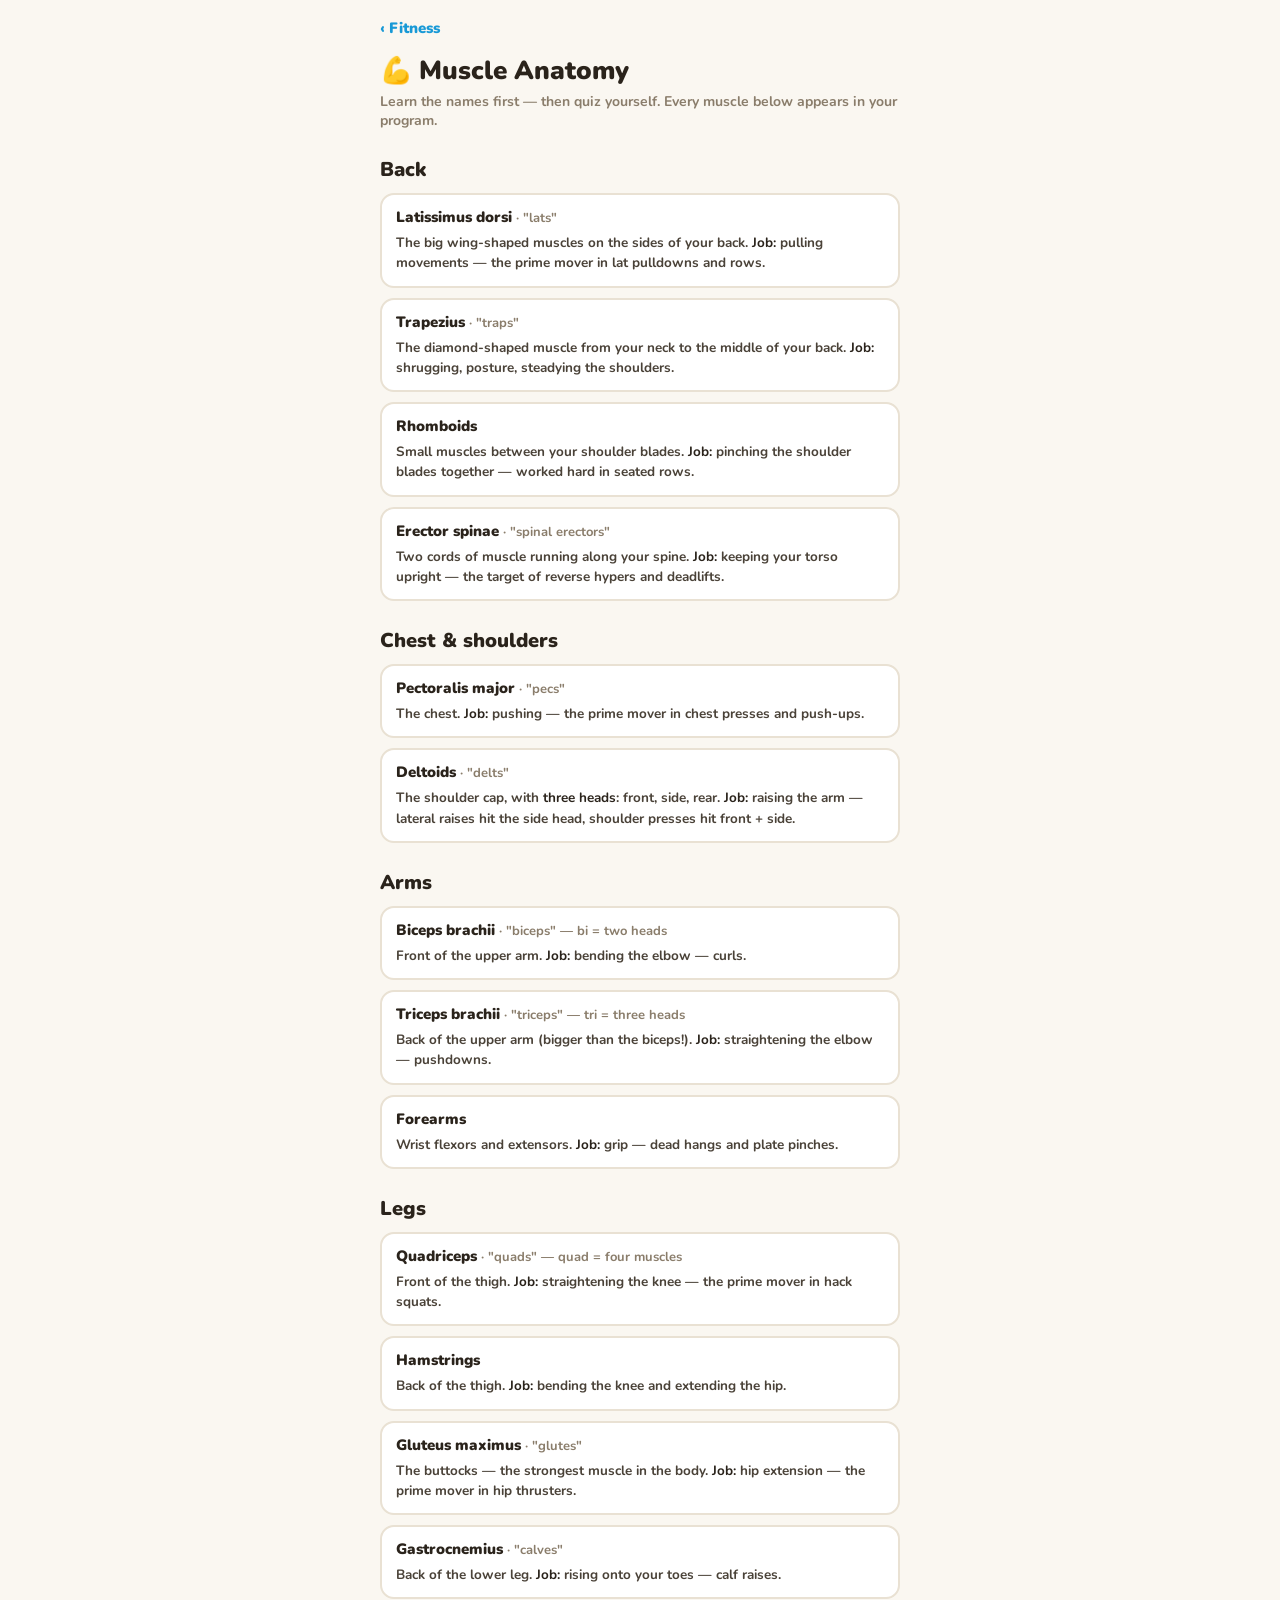
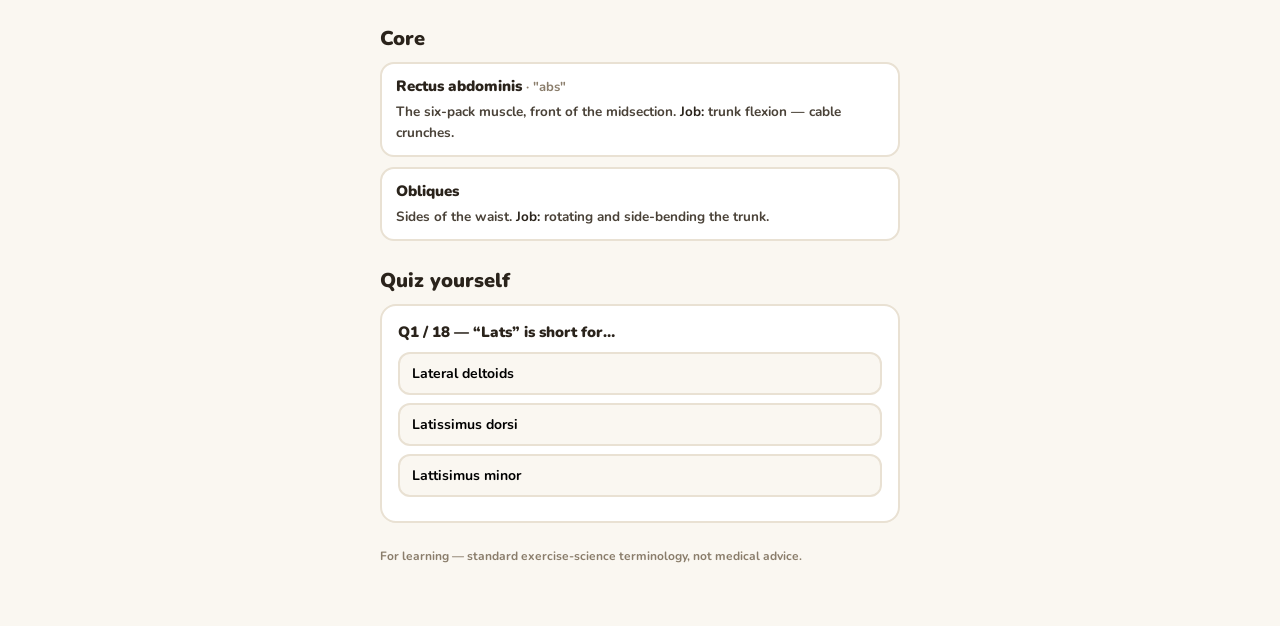
<file: fitness/muscles.html>
<!DOCTYPE html>
<html lang="en">
<head>
<meta charset="utf-8">
<meta name="viewport" content="width=device-width, initial-scale=1, viewport-fit=cover">
<meta name="theme-color" content="#58cc02">
<title>Muscle Anatomy · Fitness · Playground</title>
<link rel="icon" href="data:image/svg+xml,<svg xmlns='http://www.w3.org/2000/svg' viewBox='0 0 100 100'><text y='.9em' font-size='90'>💪</text></svg>">
<link rel="preconnect" href="https://fonts.googleapis.com">
<link rel="preconnect" href="https://fonts.gstatic.com" crossorigin>
<link href="https://fonts.googleapis.com/css2?family=Nunito:wght@400;700;800;900&display=swap" rel="stylesheet">
<style>
  :root{--green:#58cc02;--green-dark:#58a700;--blue:#1cb0f6;--blue-dark:#1899d6;
    --ink:#2a231b;--gray:#8a7d6b;--line:#e9e1d3;--bg:#faf7f1;--red:#ff5b5b;--orange:#ff9600;}
  html{-webkit-text-size-adjust:100%}
  body{margin:0;background:var(--bg);color:var(--ink);
    font-family:'Nunito',-apple-system,BlinkMacSystemFont,'Segoe UI',sans-serif;
    -webkit-tap-highlight-color:transparent;touch-action:manipulation;}
  main{max-width:560px;margin:0 auto;box-sizing:border-box;padding:8px 20px 48px;}
  .back{display:inline-block;margin-top:10px;color:var(--blue-dark);font-weight:900;text-decoration:none;font-size:15px;}
  h1{font-size:26px;font-weight:900;margin:14px 0 4px;}
  .sub{color:var(--gray);font-weight:700;font-size:14px;margin:0 0 18px;}
  h2{font-size:20px;font-weight:900;margin:26px 0 10px;}
  .muscle{background:#fff;border:2px solid var(--line);border-radius:14px;padding:12px 14px;margin-bottom:10px;}
  .muscle .nm{font-weight:900;font-size:15px;}
  .muscle .nm span{color:var(--gray);font-weight:700;font-size:13px;}
  .muscle p{margin:6px 0 0;font-size:13.5px;font-weight:700;color:#4a4238;line-height:1.5;}
  .muscle p b{color:var(--ink);}
  #quiz .q{background:#fff;border:2px solid var(--line);border-radius:16px;padding:16px;margin-bottom:12px;}
  #quiz .q p{font-weight:900;font-size:15px;margin:0 0 10px;}
  #quiz .opt{display:block;width:100%;text-align:left;font:inherit;font-weight:700;font-size:14px;
    background:var(--bg);border:2px solid var(--line);border-radius:12px;padding:10px 12px;margin-bottom:8px;cursor:pointer;}
  #quiz .opt.correct{background:#e6f9d5;border-color:var(--green);}
  #quiz .opt.wrong{background:#ffe3e3;border-color:var(--red);}
  #quiz .opt:disabled{cursor:default;opacity:.85;}
  #quiz .why{display:none;font-size:13px;font-weight:700;color:var(--gray);margin-top:6px;line-height:1.5;}
  #quiz .q.answered .why{display:block;}
  #score{text-align:center;font-weight:900;font-size:18px;margin:16px 0;display:none;}
  #best{text-align:center;font-weight:700;font-size:13px;color:var(--gray);margin:-8px 0 16px;display:none;}
  .btn{display:block;width:100%;font:inherit;font-weight:900;font-size:16px;color:#fff;background:var(--green);
    border:none;border-radius:14px;padding:14px;box-shadow:0 4px 0 var(--green-dark);cursor:pointer;margin-top:8px;}
  .btn:active{transform:translateY(2px);box-shadow:0 1px 0 var(--green-dark);}
  .src{font-size:12px;color:var(--gray);font-weight:700;margin-top:24px;line-height:1.6;}
</style>
</head>
<body>
<main>
  <a class="back" href="index.html">‹ Fitness</a>
  <h1>💪 Muscle Anatomy</h1>
  <p class="sub">Learn the names first — then quiz yourself. Every muscle below appears in your program.</p>

  <h2>Back</h2>
  <div class="muscle"><div class="nm">Latissimus dorsi <span>· "lats"</span></div>
    <p>The big wing-shaped muscles on the sides of your back. <b>Job:</b> pulling movements — the prime mover in lat pulldowns and rows.</p></div>
  <div class="muscle"><div class="nm">Trapezius <span>· "traps"</span></div>
    <p>The diamond-shaped muscle from your neck to the middle of your back. <b>Job:</b> shrugging, posture, steadying the shoulders.</p></div>
  <div class="muscle"><div class="nm">Rhomboids</div>
    <p>Small muscles between your shoulder blades. <b>Job:</b> pinching the shoulder blades together — worked hard in seated rows.</p></div>
  <div class="muscle"><div class="nm">Erector spinae <span>· "spinal erectors"</span></div>
    <p>Two cords of muscle running along your spine. <b>Job:</b> keeping your torso upright — the target of reverse hypers and deadlifts.</p></div>

  <h2>Chest &amp; shoulders</h2>
  <div class="muscle"><div class="nm">Pectoralis major <span>· "pecs"</span></div>
    <p>The chest. <b>Job:</b> pushing — the prime mover in chest presses and push-ups.</p></div>
  <div class="muscle"><div class="nm">Deltoids <span>· "delts"</span></div>
    <p>The shoulder cap, with <b>three heads</b>: front, side, rear. <b>Job:</b> raising the arm — lateral raises hit the side head, shoulder presses hit front + side.</p></div>

  <h2>Arms</h2>
  <div class="muscle"><div class="nm">Biceps brachii <span>· "biceps" — bi = two heads</span></div>
    <p>Front of the upper arm. <b>Job:</b> bending the elbow — curls.</p></div>
  <div class="muscle"><div class="nm">Triceps brachii <span>· "triceps" — tri = three heads</span></div>
    <p>Back of the upper arm (bigger than the biceps!). <b>Job:</b> straightening the elbow — pushdowns.</p></div>
  <div class="muscle"><div class="nm">Forearms</div>
    <p>Wrist flexors and extensors. <b>Job:</b> grip — dead hangs and plate pinches.</p></div>

  <h2>Legs</h2>
  <div class="muscle"><div class="nm">Quadriceps <span>· "quads" — quad = four muscles</span></div>
    <p>Front of the thigh. <b>Job:</b> straightening the knee — the prime mover in hack squats.</p></div>
  <div class="muscle"><div class="nm">Hamstrings</div>
    <p>Back of the thigh. <b>Job:</b> bending the knee and extending the hip.</p></div>
  <div class="muscle"><div class="nm">Gluteus maximus <span>· "glutes"</span></div>
    <p>The buttocks — the strongest muscle in the body. <b>Job:</b> hip extension — the prime mover in hip thrusters.</p></div>
  <div class="muscle"><div class="nm">Gastrocnemius <span>· "calves"</span></div>
    <p>Back of the lower leg. <b>Job:</b> rising onto your toes — calf raises.</p></div>

  <h2>Core</h2>
  <div class="muscle"><div class="nm">Rectus abdominis <span>· "abs"</span></div>
    <p>The six-pack muscle, front of the midsection. <b>Job:</b> trunk flexion — cable crunches.</p></div>
  <div class="muscle"><div class="nm">Obliques</div>
    <p>Sides of the waist. <b>Job:</b> rotating and side-bending the trunk.</p></div>

  <h2>Quiz yourself</h2>
  <div id="best"></div>
  <div id="quiz"></div>
  <div id="score"></div>
  <button class="btn" id="retry" style="display:none">Try again</button>
  <p class="src">For learning — standard exercise-science terminology, not medical advice.</p>
</main>
<script>
var QUIZ=[
 {q:"“Lats” is short for…",o:["Lateral deltoids","Latissimus dorsi","Lattisimus minor"],a:1,
  w:"Latissimus dorsi — the big wing-shaped back muscles, prime mover in pulldowns and rows."},
 {q:"Which muscle is the prime mover in a lat pulldown?",o:["Trapezius","Latissimus dorsi","Rhomboids"],a:1,
  w:"The lats do most of the pulling; traps and rhomboids assist by steadying the shoulder blades."},
 {q:"In a seated row, which muscles work hardest?",o:["Chest and front delts","Lats and rhomboids (mid-back)","Biceps only"],a:1,
  w:"Rows hammer the lats plus the rhomboids and traps between the shoulder blades."},
 {q:"Biceps brachii literally means…",o:["Two-headed muscle of the arm","Strong arm muscle","Front arm tendon"],a:0,
  w:"Bi = two heads. It bends the elbow — the curling muscle."},
 {q:"Which muscle straightens your elbow in a triceps pushdown?",o:["Biceps brachii","Triceps brachii","Brachialis"],a:1,
  w:"Tri = three heads, on the back of the upper arm — bigger than the biceps."},
 {q:"The prime mover in a chest press is the…",o:["Pectoralis major","Anterior deltoid","Serratus anterior"],a:0,
  w:"The pecs do the pushing; front delts and triceps assist."},
 {q:"How many heads does the deltoid have?",o:["Two — front and rear","Three — front, side, rear","Four, one per direction"],a:1,
  w:"Front, side (lateral), and rear heads cap the shoulder."},
 {q:"Lateral raises mainly target the…",o:["Front delts","Side (lateral) delts","Rear delts"],a:1,
  w:"Raising the arm out to the side is the side delt's job."},
 {q:"The quadriceps are located…",o:["Back of the thigh","Front of the thigh","Side of the hip"],a:1,
  w:"Quad = four muscles on the front of the thigh; they straighten the knee."},
 {q:"The prime mover in the hack squat is the…",o:["Hamstrings","Quadriceps","Gluteus maximus"],a:1,
  w:"Squats are knee-dominant — the quads do most of the work, glutes assist."},
 {q:"The hamstrings sit on the…",o:["Front of the thigh","Back of the thigh","Inside of the calf"],a:1,
  w:"Back of the thigh — they bend the knee and extend the hip."},
 {q:"The hip thruster mainly builds the…",o:["Quadriceps","Gluteus maximus","Erector spinae"],a:1,
  w:"The glutes — the body's strongest muscle — drive hip extension."},
 {q:"“Abs” refers to the…",o:["Obliques","Rectus abdominis","Transverse abdominis"],a:1,
  w:"Rectus abdominis, the six-pack muscle — worked by cable crunches."},
 {q:"The obliques are located…",o:["Sides of the waist","Lower back","Front of the hips"],a:0,
  w:"Sides of the waist — they rotate and side-bend the trunk."},
 {q:"The trapezius runs…",o:["Across the lower back","From the neck to the middle of the back","Around the shoulder joint"],a:1,
  w:"A diamond from neck to mid-back — shrugging and posture."},
 {q:"The erector spinae…",o:["Bend the elbow","Run along the spine and keep the torso upright","Rotate the shoulder"],a:1,
  w:"Two cords along the spine — the target of reverse hypers and deadlifts."},
 {q:"Calf raises target the…",o:["Soleus only","Gastrocnemius","Tibialis anterior"],a:1,
  w:"Gastrocnemius — the visible calf muscle, worked by standing calf raises."},
 {q:"Dead hangs and plate pinches mainly train the…",o:["Biceps","Forearms and grip","Shoulders"],a:1,
  w:"Grip work goes straight to the forearm muscles."}
];
var qi=0,correct=0,qbox=document.getElementById('quiz'),KEY='fit-muscles-quiz';
function renderQ(){
  if(qi>=QUIZ.length){finish();return;}
  var q=QUIZ[qi],d=document.createElement('div');d.className='q';
  d.innerHTML='<p>Q'+(qi+1)+' / '+QUIZ.length+' — '+q.q+'</p>';
  q.o.forEach(function(opt,i){
    var b=document.createElement('button');b.className='opt';b.textContent=opt;
    b.onclick=function(){
      var btns=d.querySelectorAll('.opt');
      btns.forEach(function(x){x.disabled=true;});
      if(i===q.a){b.classList.add('correct');correct++;}
      else{b.classList.add('wrong');btns[q.a].classList.add('correct');}
      d.classList.add('answered');
      var w=document.createElement('div');w.className='why';w.textContent=q.w;d.appendChild(w);
      setTimeout(function(){qi++;d.remove();renderQ();},2600);
    };
    d.appendChild(b);
  });
  qbox.appendChild(d);
}
function finish(){
  var s=document.getElementById('score');s.style.display='block';
  s.textContent='You got '+correct+' / '+QUIZ.length+' '+(correct>=15?'🎉':correct>=10?'💪':'📖');
  document.getElementById('retry').style.display='block';
  try{
    var best=JSON.parse(localStorage.getItem(KEY)||'0');
    if(correct>best)localStorage.setItem(KEY,JSON.stringify(correct));
    showBest();
  }catch(e){}
}
function showBest(){
  try{
    var best=JSON.parse(localStorage.getItem(KEY)||'0');
    if(best>0){var b=document.getElementById('best');b.style.display='block';b.textContent='Best score: '+best+' / '+QUIZ.length;}
  }catch(e){}
}
document.getElementById('retry').onclick=function(){
  qi=0;correct=0;qbox.innerHTML='';
  document.getElementById('score').style.display='none';
  this.style.display='none';renderQ();
};
showBest();renderQ();
</script>
</body>
</html>
</file>
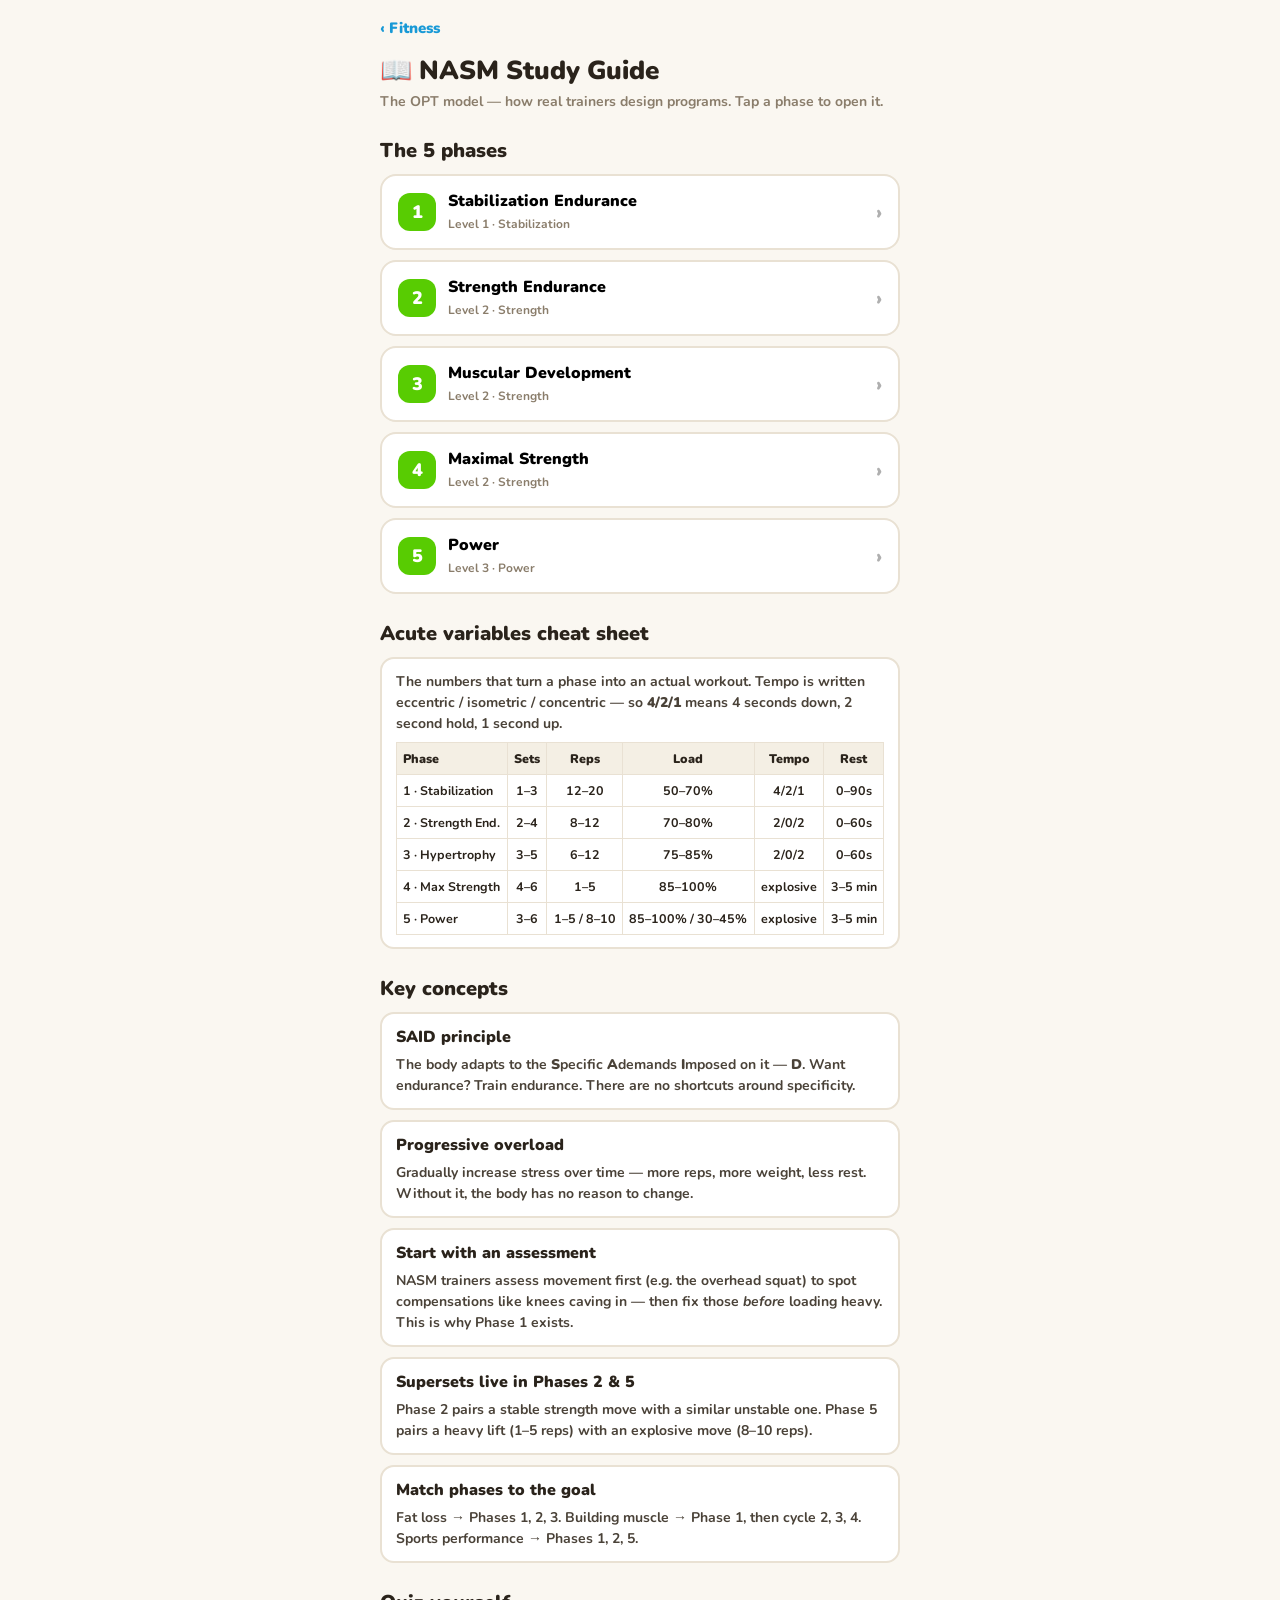
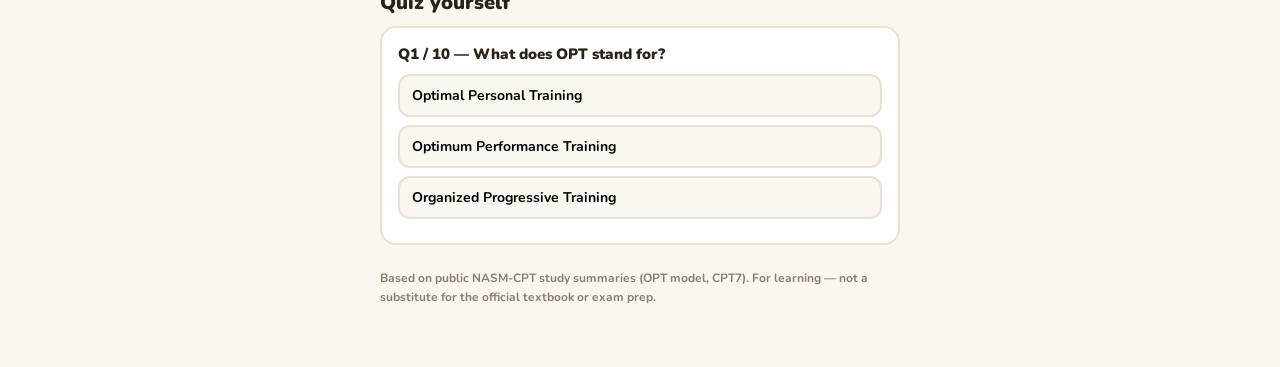
<file: fitness/study.html>
<!DOCTYPE html>
<html lang="en">
<head>
<meta charset="utf-8">
<meta name="viewport" content="width=device-width, initial-scale=1, viewport-fit=cover">
<meta name="theme-color" content="#58cc02">
<title>Study Guide · Fitness · Playground</title>
<link rel="icon" href="data:image/svg+xml,<svg xmlns='http://www.w3.org/2000/svg' viewBox='0 0 100 100'><text y='.9em' font-size='90'>📖</text></svg>">
<link rel="preconnect" href="https://fonts.googleapis.com">
<link rel="preconnect" href="https://fonts.gstatic.com" crossorigin>
<link href="https://fonts.googleapis.com/css2?family=Nunito:wght@400;700;800;900&display=swap" rel="stylesheet">
<style>
  :root{--green:#58cc02;--green-dark:#58a700;--blue:#1cb0f6;--blue-dark:#1899d6;
    --ink:#2a231b;--gray:#8a7d6b;--line:#e9e1d3;--bg:#faf7f1;--red:#ff5b5b;--orange:#ff9600;}
  html{-webkit-text-size-adjust:100%}
  body{margin:0;background:var(--bg);color:var(--ink);
    font-family:'Nunito',-apple-system,BlinkMacSystemFont,'Segoe UI',sans-serif;
    -webkit-tap-highlight-color:transparent;touch-action:manipulation;}
  main{max-width:560px;margin:0 auto;box-sizing:border-box;padding:8px 20px 48px;}
  .back{display:inline-block;margin-top:10px;color:var(--blue-dark);font-weight:900;text-decoration:none;font-size:15px;}
  h1{font-size:26px;font-weight:900;margin:14px 0 4px;}
  .sub{color:var(--gray);font-weight:700;font-size:14px;margin:0 0 18px;}
  h2{font-size:20px;font-weight:900;margin:26px 0 10px;}
  .phase{background:#fff;border:2px solid var(--line);border-radius:16px;margin-bottom:10px;overflow:hidden;}
  .phase>button{width:100%;background:none;border:none;font:inherit;text-align:left;
    padding:14px 16px;display:flex;align-items:center;gap:12px;cursor:pointer;}
  .phase .n{width:38px;height:38px;border-radius:12px;background:var(--green);color:#fff;
    font-weight:900;font-size:18px;display:flex;align-items:center;justify-content:center;flex:none;}
  .phase .t{flex:1}.phase .t b{display:block;font-size:16px;font-weight:900;}
  .phase .t span{font-size:12px;font-weight:700;color:var(--gray);}
  .phase .chev{font-size:20px;color:#afafaf;font-weight:900;}
  .phase .body{display:none;padding:0 16px 16px;font-size:14px;font-weight:700;color:#4a4238;line-height:1.55;}
  .phase.open .body{display:block;}
  .phase.open .chev{transform:rotate(90deg);}
  table{width:100%;border-collapse:collapse;font-size:12.5px;font-weight:700;margin-top:8px;}
  th,td{border:1px solid var(--line);padding:7px 6px;text-align:center;}
  th{background:#f4efe4;font-weight:900;}
  td:first-child,th:first-child{text-align:left;}
  .concept{background:#fff;border:2px solid var(--line);border-radius:14px;padding:12px 14px;margin-bottom:10px;}
  .concept b{font-weight:900;} .concept p{margin:6px 0 0;font-size:14px;font-weight:700;color:#4a4238;line-height:1.5;}
  #quiz .q{background:#fff;border:2px solid var(--line);border-radius:16px;padding:16px;margin-bottom:12px;}
  #quiz .q p{font-weight:900;font-size:15px;margin:0 0 10px;}
  #quiz .opt{display:block;width:100%;text-align:left;font:inherit;font-weight:700;font-size:14px;
    background:var(--bg);border:2px solid var(--line);border-radius:12px;padding:10px 12px;margin-bottom:8px;cursor:pointer;}
  #quiz .opt.correct{background:#e6f9d5;border-color:var(--green);}
  #quiz .opt.wrong{background:#ffe3e3;border-color:var(--red);}
  #quiz .opt:disabled{cursor:default;opacity:.85;}
  #quiz .why{display:none;font-size:13px;font-weight:700;color:var(--gray);margin-top:6px;line-height:1.5;}
  #quiz .q.answered .why{display:block;}
  #score{text-align:center;font-weight:900;font-size:18px;margin:16px 0;display:none;}
  .btn{display:block;width:100%;font:inherit;font-weight:900;font-size:16px;color:#fff;background:var(--green);
    border:none;border-radius:14px;padding:14px;box-shadow:0 4px 0 var(--green-dark);cursor:pointer;margin-top:8px;}
  .btn:active{transform:translateY(2px);box-shadow:0 1px 0 var(--green-dark);}
  .src{font-size:12px;color:var(--gray);font-weight:700;margin-top:24px;line-height:1.6;}
</style>
</head>
<body>
<main>
  <a class="back" href="index.html">‹ Fitness</a>
  <h1>📖 NASM Study Guide</h1>
  <p class="sub">The OPT model — how real trainers design programs. Tap a phase to open it.</p>

  <h2>The 5 phases</h2>
  <div id="phases"></div>

  <h2>Acute variables cheat sheet</h2>
  <div class="concept"><p style="margin:0">The numbers that turn a phase into an actual workout. Tempo is written eccentric / isometric / concentric — so <b>4/2/1</b> means 4 seconds down, 2 second hold, 1 second up.</p>
  <div style="overflow-x:auto">
  <table>
    <tr><th>Phase</th><th>Sets</th><th>Reps</th><th>Load</th><th>Tempo</th><th>Rest</th></tr>
    <tr><td>1 · Stabilization</td><td>1–3</td><td>12–20</td><td>50–70%</td><td>4/2/1</td><td>0–90s</td></tr>
    <tr><td>2 · Strength End.</td><td>2–4</td><td>8–12</td><td>70–80%</td><td>2/0/2</td><td>0–60s</td></tr>
    <tr><td>3 · Hypertrophy</td><td>3–5</td><td>6–12</td><td>75–85%</td><td>2/0/2</td><td>0–60s</td></tr>
    <tr><td>4 · Max Strength</td><td>4–6</td><td>1–5</td><td>85–100%</td><td>explosive</td><td>3–5 min</td></tr>
    <tr><td>5 · Power</td><td>3–6</td><td>1–5 / 8–10</td><td>85–100% / 30–45%</td><td>explosive</td><td>3–5 min</td></tr>
  </table>
  </div></div>

  <h2>Key concepts</h2>
  <div class="concept"><b>SAID principle</b><p>The body adapts to the <b>S</b>pecific <b>A</b>demands <b>I</b>mposed on it — <b>D</b>. Want endurance? Train endurance. There are no shortcuts around specificity.</p></div>
  <div class="concept"><b>Progressive overload</b><p>Gradually increase stress over time — more reps, more weight, less rest. Without it, the body has no reason to change.</p></div>
  <div class="concept"><b>Start with an assessment</b><p>NASM trainers assess movement first (e.g. the overhead squat) to spot compensations like knees caving in — then fix those <i>before</i> loading heavy. This is why Phase 1 exists.</p></div>
  <div class="concept"><b>Supersets live in Phases 2 &amp; 5</b><p>Phase 2 pairs a stable strength move with a similar unstable one. Phase 5 pairs a heavy lift (1–5 reps) with an explosive move (8–10 reps).</p></div>
  <div class="concept"><b>Match phases to the goal</b><p>Fat loss → Phases 1, 2, 3. Building muscle → Phase 1, then cycle 2, 3, 4. Sports performance → Phases 1, 2, 5.</p></div>

  <h2>Quiz yourself</h2>
  <div id="quiz"></div>
  <div id="score"></div>
  <button class="btn" id="retry" style="display:none">Try again</button>
  <p class="src">Based on public NASM-CPT study summaries (OPT model, CPT7). For learning — not a substitute for the official textbook or exam prep.</p>
</main>
<script>
var PHASES=[
 {n:1,name:"Stabilization Endurance",lvl:"Level 1 · Stabilization",
  body:"The foundation. Slow, controlled, high-rep work (12–20 reps, tempo 4/2/1) that builds joint stability, balance, posture and muscular endurance. <b>Every new client starts here</b> — and you return here after injury, a long break, or when technique breaks down. Think: single-leg balance, slow bodyweight squats, planks."},
 {n:2,name:"Strength Endurance",lvl:"Level 2 · Strength",
  body:"Strength <i>with</i> stability. Moderate loads for 8–12 reps, often as supersets: a stable lift (e.g. bench press) paired with a similar unstable one (e.g. push-up on a ball). Builds the ability to stay controlled while producing force."},
 {n:3,name:"Muscular Development",lvl:"Level 2 · Strength",
  body:"Hypertrophy. The classic muscle-building phase: 3–5 sets of 6–12 reps at 75–85% of max, short rests (0–60s). High volume + moderate-heavy tension = growth."},
 {n:4,name:"Maximal Strength",lvl:"Level 2 · Strength",
  body:"Peak force. Heavy loads (85–100%), 1–5 reps, 4–6 sets, long rests (3–5 min) so each set is high quality. Explosive tempo. This is where powerlifters live."},
 {n:5,name:"Power",lvl:"Level 3 · Power",
  body:"Force × velocity. Superset a heavy strength move (1–5 reps at 85–100%) with an explosive move (8–10 reps at 30–45%, e.g. medicine-ball throws). Trains the body to produce force <i>fast</i> — the phase athletes use for sports performance."}
];
var ph=document.getElementById('phases');
PHASES.forEach(function(p){
  var d=document.createElement('div');d.className='phase';
  d.innerHTML='<button><span class="n">'+p.n+'</span><span class="t"><b>'+p.name+'</b><span>'+p.lvl+'</span></span><span class="chev">›</span></button><div class="body">'+p.body+'</div>';
  d.querySelector('button').onclick=function(){d.classList.toggle('open');};
  ph.appendChild(d);
});
var QUIZ=[
 {q:"What does OPT stand for?",o:["Optimal Personal Training","Optimum Performance Training","Organized Progressive Training"],a:1,
  w:"The Optimum Performance Training model is NASM's central program-design framework: 3 levels, 5 phases."},
 {q:"A brand-new client walks in. Which phase do they start in?",o:["Phase 3 — build muscle fast","Phase 1 — Stabilization Endurance","Phase 5 — Power"],a:1,
  w:"Everyone starts in Phase 1 to build movement quality and stability before loading heavy."},
 {q:"Phase 1 uses which rep range and tempo?",o:["6–12 reps, tempo 2/0/2","1–5 reps, explosive","12–20 reps, tempo 4/2/1"],a:2,
  w:"Slow and controlled: 4 seconds down, 2 second hold, 1 second up — high reps for endurance."},
 {q:"The SAID principle means…",o:["Stretch after intense days","The body adapts to the specific demands imposed on it","Strength and intensity determine results"],a:1,
  w:"Specific Adaptation to Imposed Demands — train the quality you want to develop."},
 {q:"Which phases use supersets?",o:["Phases 1 and 3","Phases 2 and 5","Phases 4 and 5"],a:1,
  w:"Phase 2 pairs stable + unstable strength moves; Phase 5 pairs heavy lifts with explosive moves."},
 {q:"Maximal Strength (Phase 4) rest periods are…",o:["0–60 seconds","0–90 seconds","3–5 minutes"],a:2,
  w:"Heavy 1–5 rep sets need 3–5 minutes so ATP fully recovers and every set is high quality."},
 {q:"Why assess movement (e.g. overhead squat) before loading?",o:["To find the client's max lift","To spot compensations like knees caving in, and fix them first","It's required for insurance"],a:1,
  w:"Assessment reveals movement compensations — you correct those in Phase 1 before adding load."},
 {q:"Goal: sports performance. Which phases?",o:["Phases 1, 2, 5","Phases 3, 4, 5","Phase 1 only"],a:0,
  w:"NASM maps sports performance to Phases 1 → 2 → 5: stabilize, build strength-endurance, then power."},
 {q:"Progressive overload means…",o:["Training to failure every set","Gradually increasing training stress over time","Changing exercises every workout"],a:1,
  w:"More reps, more weight, or less rest over time — the body only adapts when the demand grows."},
 {q:"In Phase 5, the explosive move uses what load?",o:["85–100% of max","30–45% of max","Bodyweight only"],a:1,
  w:"Light (30–45%) and fast — the goal is velocity. The heavy 1–5 rep lift in the same superset uses 85–100%."}
];
var qi=0,correct=0,qbox=document.getElementById('quiz');
function renderQ(){
  if(qi>=QUIZ.length){finish();return;}
  var q=QUIZ[qi],d=document.createElement('div');d.className='q';
  d.innerHTML='<p>Q'+(qi+1)+' / '+QUIZ.length+' — '+q.q+'</p>';
  q.o.forEach(function(opt,i){
    var b=document.createElement('button');b.className='opt';b.textContent=opt;
    b.onclick=function(){
      var btns=d.querySelectorAll('.opt');
      btns.forEach(function(x){x.disabled=true;});
      if(i===q.a){b.classList.add('correct');correct++;}
      else{b.classList.add('wrong');btns[q.a].classList.add('correct');}
      d.classList.add('answered');
      var w=document.createElement('div');w.className='why';w.textContent=q.w;d.appendChild(w);
      setTimeout(function(){qi++;d.remove();renderQ();},2600);
    };
    d.appendChild(b);
  });
  qbox.appendChild(d);
}
function finish(){
  var s=document.getElementById('score');s.style.display='block';
  s.textContent='You got '+correct+' / '+QUIZ.length+' '+(correct>=8?'🎉':correct>=5?'💪':'📖');
  document.getElementById('retry').style.display='block';
  try{
    var best=JSON.parse(localStorage.getItem('fit-quiz')||'0');
    if(correct>best)localStorage.setItem('fit-quiz',JSON.stringify(correct));
  }catch(e){}
}
document.getElementById('retry').onclick=function(){
  qi=0;correct=0;qbox.innerHTML='';
  document.getElementById('score').style.display='none';
  this.style.display='none';renderQ();
};
try{
  var best=JSON.parse(localStorage.getItem('fit-quiz')||'0');
  if(best>0){var s=document.getElementById('score');}
}catch(e){}
renderQ();
</script>
</body>
</html>
</file>
<file: cello/styles.css>
@font-face{font-family:'Noto Music'; src:url('fonts/NotoMusic-Regular.woff2') format('woff2'); font-display:swap;}
:root{
  --green:#58cc02; --green-dark:#58a700; --green-light:#d7ffb8;
  --red:#ff4b4b; --red-dark:#d33131; --red-light:#ffdfe0;
  --blue:#1cb0f6; --blue-dark:#1899d6; --blue-light:#ddf4ff;
  --yellow:#ffb800; --ink:#2a231b; --gray:#8a7d6b; --line:#e9e1d3; --bg:#faf7f1;
}
html{-webkit-text-size-adjust:100%}
body{
  margin:0; background:var(--bg); color:var(--ink);
  font-family:'Nunito',-apple-system,BlinkMacSystemFont,'Segoe UI',sans-serif;
  -webkit-tap-highlight-color:transparent; touch-action:manipulation; overscroll-behavior:none;
}
#app{
  max-width:480px; margin:0 auto; min-height:100dvh; box-sizing:border-box;
  padding:8px 20px calc(24px + env(safe-area-inset-bottom));
  display:flex; flex-direction:column;
}
/* ---------- top bars ---------- */
.topbar{display:flex; align-items:center; gap:14px; padding:12px 0 4px;}
.xbtn{background:none; border:none; font-size:24px; font-weight:900; color:#bfae96; padding:8px; cursor:pointer; line-height:1;}
.progress{flex:1; height:16px; background:var(--line); border-radius:999px; overflow:hidden;}
.progress > i{display:block; height:100%; width:0; background:var(--green); border-radius:999px; transition:width .35s ease;}
.statbar{display:flex; align-items:center; justify-content:center; gap:22px; padding:14px 0 6px; font-weight:900; font-size:16px;}
.statbar .s{display:flex; align-items:center; gap:5px;}
.s-flame{color:#ff9600;} .s-xp{color:var(--blue-dark);} .s-heart{color:var(--red);}
/* ---------- hero ---------- */
.hero{text-align:center; padding:26px 0 10px;}
.hero .mascot{font-size:76px; display:inline-block; animation:bob 2.4s ease-in-out infinite;}
@keyframes bob{0%,100%{transform:translateY(0) rotate(-4deg)}50%{transform:translateY(-10px) rotate(4deg)}}
.hero h1{font-size:30px; font-weight:900; margin:14px 0 6px;}
.hero p{color:var(--gray); font-weight:700; margin:0 0 18px; font-size:16px;}
/* ---------- buttons ---------- */
.btn{
  display:block; width:100%; box-sizing:border-box; padding:15px; margin:0;
  border-radius:16px; border:2px solid var(--line); background:#fff;
  font-family:inherit; font-weight:900; font-size:16px; letter-spacing:1px; text-transform:uppercase;
  color:var(--ink); box-shadow:0 4px 0 var(--line); cursor:pointer;
  transition:transform .06s, box-shadow .06s, background .15s;
  -webkit-user-select:none; user-select:none;
}
.btn:active{transform:translateY(4px); box-shadow:0 0 0 var(--line);}
.btn-green{background:var(--green); border-color:var(--green); color:#fff; box-shadow:0 4px 0 var(--green-dark);}
.btn-green:active{box-shadow:none;}
.btn-green:disabled{background:#efe9dd; border-color:#efe9dd; color:#c9bda6; box-shadow:0 4px 0 #e0d5c0; transform:none; cursor:default;}
.btn-red{background:var(--red); border-color:var(--red); color:#fff; box-shadow:0 4px 0 var(--red-dark);}
.btn-red:active{box-shadow:none;}
.btn-blue{background:var(--blue); border-color:var(--blue); color:#fff; box-shadow:0 4px 0 var(--blue-dark);}
.btn-blue:active{box-shadow:none;}
.btn-ghost{background:none; border:none; box-shadow:none; color:var(--blue-dark); padding:12px;}
.btn-ghost:active{transform:none; color:var(--blue);}
.foot{margin-top:auto; padding-top:8px; position:sticky; bottom:0; background:linear-gradient(transparent, #faf7f1 35%); padding-bottom:calc(10px + env(safe-area-inset-bottom));}
.foot .btn{margin-bottom:10px;}
/* ---------- level cards ---------- */
.lvl{
  display:flex; align-items:center; gap:14px; text-align:left;
  border:2px solid var(--line); border-radius:18px; padding:14px 16px; margin:0 0 12px;
  background:#fff; box-shadow:0 4px 0 var(--line); cursor:pointer; width:100%; box-sizing:border-box;
  font-family:inherit; color:var(--ink); -webkit-user-select:none; user-select:none;
  transition:transform .06s, box-shadow .06s;
}
.lvl:active{transform:translateY(4px); box-shadow:none;}
.lvl.locked{opacity:.55;}
.lvl-ic{font-size:36px; line-height:1;}
.lvl-tx{flex:1;}
.lvl-tx b{display:block; font-size:17px; font-weight:900;}
.lvl-tx span{color:var(--gray); font-weight:700; font-size:14px;}
.stars{font-size:15px; letter-spacing:2px; color:#ddd2bd; margin-top:2px;}
.stars .on{color:var(--yellow);}
.section-t{font-size:20px; font-weight:900; margin:22px 0 12px;}
.tip{color:var(--gray); font-size:13px; font-weight:700; text-align:center; margin-top:16px;}
/* ---------- quiz ---------- */
.q-prompt{font-size:20px; font-weight:900; margin:8px 0 2px;}
.q-hint{color:var(--gray); font-weight:700; font-size:14px; margin:0 0 6px;}
.staff{width:100%; max-width:340px; height:auto; display:block; margin:2px auto;}
.staff-line{stroke:#c9bda6; stroke-width:2;}
.ledger{stroke:var(--ink); stroke-width:2.5;}
.stem{stroke:var(--ink); stroke-width:3.5; stroke-linecap:round;}
.notehead{fill:var(--ink);}
.clef{font-size:80px; fill:var(--ink); font-family:'Noto Music',serif;}
.acc{font-size:46px; font-weight:700; fill:var(--ink); font-family:'Noto Music',serif;}
.listenrow{display:flex; justify-content:center; margin:2px 0 6px;}
.staffrow{display:flex; align-items:center; gap:10px; margin:2px 0;}
.staffrow .staff{flex:1; min-width:0; margin:2px 0;}
.hearbtn{flex:none; width:54px; height:54px; border-radius:50%; border:none; background:#fff;
  box-shadow:0 3px 0 #e5e5e5; font-size:24px; cursor:pointer; -webkit-tap-highlight-color:transparent;}
.hearbtn:active{transform:translateY(2px); box-shadow:0 1px 0 #e5e5e5;}
.listen{
  display:inline-flex; align-items:center; gap:8px; border:2px solid var(--line); background:#fff;
  border-radius:999px; padding:9px 20px; font-family:inherit; font-weight:900; font-size:15px; color:var(--blue-dark);
  box-shadow:0 3px 0 var(--line); cursor:pointer; -webkit-user-select:none; user-select:none;
}
.listen:active{transform:translateY(3px); box-shadow:none;}
.opts{display:grid; grid-template-columns:1fr 1fr; gap:12px; margin-top:4px;}
.opt{
  padding:18px 8px; border-radius:16px; border:2px solid var(--line); background:#fff;
  font-family:inherit; font-weight:900; font-size:24px; color:var(--ink);
  box-shadow:0 4px 0 var(--line); cursor:pointer; -webkit-user-select:none; user-select:none;
  transition:transform .06s, box-shadow .06s, background .12s, border-color .12s;
}
.opt:active{transform:translateY(4px); box-shadow:none;}
.opt.sel{border-color:var(--blue); color:var(--blue); background:var(--blue-light); box-shadow:0 4px 0 var(--blue);}
.opt.right{border-color:var(--green); color:var(--green-dark); background:var(--green-light); box-shadow:0 4px 0 var(--green); animation:pop .35s;}
.opt.wrong{border-color:var(--red); color:var(--red-dark); background:var(--red-light); box-shadow:0 4px 0 var(--red); animation:shake .4s;}
@keyframes pop{0%{transform:scale(1)}40%{transform:scale(1.08)}100%{transform:scale(1)}}
@keyframes shake{0%,100%{transform:translateX(0)}25%{transform:translateX(-7px)}50%{transform:translateX(7px)}75%{transform:translateX(-4px)}}
/* ---------- feedback sheet ---------- */
.sheet{
  position:fixed; left:0; right:0; bottom:0; z-index:60; max-width:480px; margin:0 auto;
  transform:translateY(110%); transition:transform .28s ease;
  padding:20px 20px calc(20px + env(safe-area-inset-bottom));
  border-top:2px solid var(--line); background:#fff; box-sizing:border-box;
}
.sheet.show{transform:none;}
.sheet.good{background:var(--green-light); border-top-color:var(--green);}
.sheet.bad{background:var(--red-light); border-top-color:var(--red);}
.sheet-title{font-size:22px; font-weight:900; margin-bottom:4px;}
.sheet.good .sheet-title{color:var(--green-dark);}
.sheet.bad .sheet-title{color:var(--red-dark);}
.sheet-sub{font-weight:700; color:var(--ink); margin-bottom:16px; font-size:16px;}
/* ---------- results ---------- */
.result{text-align:center; padding-top:34px;}
.result .big{font-size:84px; animation:pop .5s;}
.result h2{font-size:26px; font-weight:900; margin:12px 0 4px;}
.result .sub{color:var(--gray); font-weight:700; margin:0 0 18px;}
.statgrid{display:flex; gap:12px; margin:0 0 8px;}
.statcard{flex:1; border:2px solid var(--line); border-radius:16px; padding:14px 6px; box-shadow:0 3px 0 var(--line);}
.statcard b{display:block; font-size:20px; font-weight:900;}
.statcard span{font-size:12px; font-weight:800; color:var(--gray); text-transform:uppercase; letter-spacing:.6px;}
.bigstars{font-size:40px; letter-spacing:6px; color:#ddd2bd; margin:6px 0 2px;}
.bigstars .on{color:var(--yellow);}
/* ---------- chart ---------- */
.backrow{display:flex; align-items:center; gap:8px; padding:12px 0 0;}
.back{background:none; border:none; font-size:30px; font-weight:900; color:#bfae96; cursor:pointer; padding:4px 10px 4px 0; line-height:1;}
.chart-grid{display:grid; grid-template-columns:1fr 1fr; gap:12px;}
.ncard{border:2px solid var(--line); border-radius:16px; padding:8px 8px 4px; background:#fff; box-shadow:0 3px 0 var(--line); cursor:pointer; text-align:center; -webkit-user-select:none; user-select:none;}
.ncard:active{transform:translateY(3px); box-shadow:none;}
.ncard b{font-size:20px; font-weight:900;}
.ncard .staff{margin:0;}
/* ---------- confetti ---------- */
#confetti{position:fixed; inset:0; pointer-events:none; z-index:99; overflow:hidden;}
.cf{position:absolute; top:-16px; width:10px; height:14px; border-radius:2px; animation:fall 2.8s ease-in forwards;}
@keyframes fall{to{transform:translateY(112vh) rotate(720deg);}}
/* ---------- print ---------- */
.printbtn{background:#fff; border:2px solid var(--line); border-radius:12px; font-size:20px;
  width:46px; height:46px; cursor:pointer; box-shadow:0 3px 0 var(--line); flex:none;}
.printbtn:active{transform:translateY(3px); box-shadow:none;}
.print-lvtitle{font-size:22px; font-weight:900; margin:20px 0 12px;}
.print-grid{display:grid; grid-template-columns:1fr 1fr; gap:14px;}
.pcard{border:2px solid #2a231b; border-radius:12px; padding:10px 8px; background:#fff;
  text-align:center; break-inside:avoid;}
.pcard-name{font-size:24px; font-weight:900; margin-bottom:2px;}
.pcard .staff{max-width:165px; margin:0 auto;}
.pcard .fb{max-width:145px; margin:0 auto;}
.print-spot circle.dot{fill:#fff; stroke:#2a231b; stroke-width:3.5;}
.print-sectitle{font-size:26px; font-weight:900; margin:4px 0 2px;}
.wq-row{display:flex; align-items:center; gap:10px; padding:12px 4px;
  border-bottom:1px solid var(--line); break-inside:avoid;}
.wq-num{font-size:20px; font-weight:900; width:32px; flex:none; color:var(--ink);}
.wq-staff{flex:1.3; min-width:0;}
.wq-staff .staff{max-width:330px;}
.wq-board{flex:1; min-width:0; text-align:center;}
.wq-board .fb{max-width:200px;}
@media print{
  *{-webkit-print-color-adjust:economy; print-color-adjust:economy;}
  .noprint{display:none !important;}
  body{background:#fff;}
  #app{max-width:100%; padding:0; min-height:auto; display:block;}
  .print-lvtitle{margin:0 0 10px; font-size:20px;}
  .print-level{break-before:page;}
  .print-level:first-child{break-before:avoid;}
  .print-grid{gap:10px;}
  .pcard{box-shadow:none; border-width:1.5px;}
  .wq-row{padding:10px 0;}
  .wq-staff .staff{max-width:360px;}
  .wq-board .fb{max-width:230px;}
  @page{margin:0.4in;}
}
/* ---------- fingerboard ---------- */
.fb{width:100%; max-width:min(400px,96vw); height:auto; display:block; margin:4px auto; touch-action:manipulation;}
.fb-str{font-size:16px; font-weight:900; fill:#a89a86;}
.fb-fnum{font-size:14px; font-weight:800; fill:#b3a48f;}
.spot{cursor:pointer; -webkit-user-select:none; user-select:none;}
.spot circle.dot{fill:#fffdf6; stroke:#b8a88f; stroke-width:2; transform-box:fill-box; transform-origin:center; transition:transform .08s;}
.spot:active circle.dot{transform:scale(.9);}
.spot.sel circle.dot{fill:var(--blue); stroke:var(--blue-dark);}
.spot.right circle.dot{fill:var(--green); stroke:var(--green-dark); animation:pop .35s;}
.spot.wrong circle.dot{fill:var(--red); stroke:var(--red-dark); animation:shake .4s;}
.fb-halfline{stroke:#b3a48f; stroke-width:2;}
.fb-half{font-size:12px; font-weight:800; fill:#b3a48f;}
.fb-lab{font-size:13px; font-weight:900; fill:#2a231b; pointer-events:none;}

/* ---------- melodies ---------- */
.mel-title{font-size:22px; font-weight:900; text-align:center; margin:6px 0 2px; color:var(--ink);}
.mchips{display:flex; gap:6px; overflow-x:auto; padding:10px 4px; margin:2px -4px 0; scrollbar-width:thin;}
.mchip{flex:none; padding:8px 6px; border-radius:10px; background:#fff; border:2px solid var(--line);
  font-weight:800; font-size:15px; text-align:center; color:var(--ink); transition:transform .15s, background .15s, opacity .15s;}
.mchip.done{opacity:.38; background:#e7f6df; border-color:#cfe6c2;}
.mchip.cur{border-color:var(--green); background:#eef9e5; transform:scale(1.12); box-shadow:0 3px 0 var(--green);}
.hearbtn{width:46px; height:46px; border-radius:50%; background:#fff; border:2px solid var(--line);
  font-size:16px; box-shadow:0 3px 0 var(--line); flex:none; cursor:pointer; color:var(--ink);}
.hearbtn:active{transform:translateY(3px); box-shadow:none;}
.hearbtn.playing{background:#eef9e5; border-color:var(--green); color:var(--green-dark);}

/* ---------- sound test ---------- */
.sndtest{background:none; border:none; color:var(--gray); font-size:14px; font-weight:700;
  margin-top:8px; cursor:pointer; padding:6px 12px;}
.sndstat{font-size:13px; color:var(--gray); min-height:20px; margin-top:2px;
  text-align:center; padding:0 28px;}

/* ---------- piano ---------- */
.midirow{margin:2px 0 4px;}
.midirow .btn{margin-bottom:6px;}
.pkeys{position:relative; display:flex; height:168px; margin:8px auto 4px; max-width:430px;
  touch-action:manipulation; -webkit-user-select:none; user-select:none;}
.pk-white{flex:1; background:#fff; border:2px solid var(--line); border-radius:0 0 12px 12px;
  margin:0 -1px; cursor:pointer; display:flex; align-items:flex-end; justify-content:center;
  padding-bottom:10px; font-weight:900; color:var(--gray); box-shadow:0 4px 0 var(--line);}
.pk-white:active{transform:translateY(2px); box-shadow:0 1px 0 var(--line);}
.pk-black{position:absolute; top:0; width:9%; height:96px; background:#2a231b; border-radius:0 0 8px 8px;
  z-index:2; cursor:pointer; display:flex; align-items:flex-end; justify-content:center;
  padding-bottom:8px; color:#cfc4b2; font-size:12px; font-weight:800;}
.pk-white.right{background:var(--green-light); border-color:var(--green);}
.pk-black.right{background:#2f7a1e;}
.pk-white.wrong{background:var(--red-light); border-color:var(--red); animation:shake .4s;}
.pk-black.wrong{background:#a02a2a; animation:shake .4s;}

/* ---------- audio-failure toast ---------- */
.toast{position:fixed; left:50%; bottom:26px; transform:translateX(-50%) translateY(20px);
  background:#1c1c1e; color:#fff; padding:10px 16px; border-radius:14px; font-size:14px;
  max-width:86vw; text-align:center; opacity:0; transition:opacity .25s, transform .25s;
  z-index:99; box-shadow:0 4px 16px rgba(0,0,0,.25); cursor:pointer;}
.toast.show{opacity:1; transform:translateX(-50%) translateY(0);}

.hub-link{display:inline-block; font-weight:900; font-size:15px; color:#bfae96; text-decoration:none; padding:10px 2px 0;}
.hub-link:active{color:#8a7d6b;}
</file>
<file: piano/styles.css>
@font-face{font-family:'Noto Music'; src:url('fonts/NotoMusic-Regular.woff2') format('woff2'); font-display:swap;}
:root{
  --green:#58cc02; --green-dark:#58a700; --green-light:#d7ffb8;
  --red:#ff4b4b; --red-dark:#d33131; --red-light:#ffdfe0;
  --blue:#1cb0f6; --blue-dark:#1899d6; --blue-light:#ddf4ff;
  --yellow:#ffb800; --ink:#2a231b; --gray:#8a7d6b; --line:#e9e1d3; --bg:#faf7f1;
}
html{-webkit-text-size-adjust:100%}
body{
  margin:0; background:var(--bg); color:var(--ink);
  font-family:'Nunito',-apple-system,BlinkMacSystemFont,'Segoe UI',sans-serif;
  -webkit-tap-highlight-color:transparent; touch-action:manipulation; overscroll-behavior:none;
}
#app{
  max-width:480px; margin:0 auto; min-height:100dvh; box-sizing:border-box;
  padding:8px 20px calc(24px + env(safe-area-inset-bottom));
  display:flex; flex-direction:column;
}
/* ---------- top bars ---------- */
.topbar{display:flex; align-items:center; gap:14px; padding:12px 0 4px;}
.xbtn{background:none; border:none; font-size:24px; font-weight:900; color:#bfae96; padding:8px; cursor:pointer; line-height:1;}
.progress{flex:1; height:16px; background:var(--line); border-radius:999px; overflow:hidden;}
.progress > i{display:block; height:100%; width:0; background:var(--green); border-radius:999px; transition:width .35s ease;}
.statbar{display:flex; align-items:center; justify-content:center; gap:22px; padding:14px 0 6px; font-weight:900; font-size:16px;}
.statbar .s{display:flex; align-items:center; gap:5px;}
.s-flame{color:#ff9600;} .s-xp{color:var(--blue-dark);} .s-heart{color:var(--red);}
/* ---------- hero ---------- */
.hero{text-align:center; padding:26px 0 10px;}
.hero .mascot{font-size:76px; display:inline-block; animation:bob 2.4s ease-in-out infinite;}
@keyframes bob{0%,100%{transform:translateY(0) rotate(-4deg)}50%{transform:translateY(-10px) rotate(4deg)}}
.hero h1{font-size:30px; font-weight:900; margin:14px 0 6px;}
.hero p{color:var(--gray); font-weight:700; margin:0 0 18px; font-size:16px;}
/* ---------- buttons ---------- */
.btn{
  display:block; width:100%; box-sizing:border-box; padding:15px; margin:0;
  border-radius:16px; border:2px solid var(--line); background:#fff;
  font-family:inherit; font-weight:900; font-size:16px; letter-spacing:1px; text-transform:uppercase;
  color:var(--ink); box-shadow:0 4px 0 var(--line); cursor:pointer;
  transition:transform .06s, box-shadow .06s, background .15s;
  -webkit-user-select:none; user-select:none;
}
.btn:active{transform:translateY(4px); box-shadow:0 0 0 var(--line);}
.btn-green{background:var(--green); border-color:var(--green); color:#fff; box-shadow:0 4px 0 var(--green-dark);}
.btn-green:active{box-shadow:none;}
.btn-green:disabled{background:#efe9dd; border-color:#efe9dd; color:#c9bda6; box-shadow:0 4px 0 #e0d5c0; transform:none; cursor:default;}
.btn-red{background:var(--red); border-color:var(--red); color:#fff; box-shadow:0 4px 0 var(--red-dark);}
.btn-red:active{box-shadow:none;}
.btn-blue{background:var(--blue); border-color:var(--blue); color:#fff; box-shadow:0 4px 0 var(--blue-dark);}
.btn-blue:active{box-shadow:none;}
.btn-ghost{background:none; border:none; box-shadow:none; color:var(--blue-dark); padding:12px;}
.btn-ghost:active{transform:none; color:var(--blue);}
.foot{margin-top:auto; padding-top:8px; position:sticky; bottom:0; background:linear-gradient(transparent, #faf7f1 35%); padding-bottom:calc(10px + env(safe-area-inset-bottom));}
.foot .btn{margin-bottom:10px;}
/* ---------- level cards ---------- */
.lvl{
  display:flex; align-items:center; gap:14px; text-align:left;
  border:2px solid var(--line); border-radius:18px; padding:14px 16px; margin:0 0 12px;
  background:#fff; box-shadow:0 4px 0 var(--line); cursor:pointer; width:100%; box-sizing:border-box;
  font-family:inherit; color:var(--ink); -webkit-user-select:none; user-select:none;
  transition:transform .06s, box-shadow .06s;
}
.lvl:active{transform:translateY(4px); box-shadow:none;}
.lvl.locked{opacity:.55;}
.lvl-ic{font-size:36px; line-height:1;}
.lvl-tx{flex:1;}
.lvl-tx b{display:block; font-size:17px; font-weight:900;}
.lvl-tx span{color:var(--gray); font-weight:700; font-size:14px;}
.stars{font-size:15px; letter-spacing:2px; color:#ddd2bd; margin-top:2px;}
.stars .on{color:var(--yellow);}
.section-t{font-size:20px; font-weight:900; margin:22px 0 12px;}
.tip{color:var(--gray); font-size:13px; font-weight:700; text-align:center; margin-top:16px;}
/* ---------- quiz ---------- */
.q-prompt{font-size:20px; font-weight:900; margin:8px 0 2px;}
.q-hint{color:var(--gray); font-weight:700; font-size:14px; margin:0 0 6px;}
.staff{width:100%; max-width:340px; height:auto; display:block; margin:2px auto;}
.staff-line{stroke:#c9bda6; stroke-width:2;}
.ledger{stroke:var(--ink); stroke-width:2.5;}
.stem{stroke:var(--ink); stroke-width:3.5; stroke-linecap:round;}
.notehead{fill:var(--ink);}
.clef{font-size:80px; fill:var(--ink); font-family:'Noto Music',serif;}
.acc{font-size:46px; font-weight:700; fill:var(--ink); font-family:'Noto Music',serif;}
.listenrow{display:flex; justify-content:center; margin:2px 0 6px;}
.staffrow{display:flex; align-items:center; gap:10px; margin:2px 0;}
.staffrow .staff{flex:1; min-width:0; margin:2px 0;}
.hearbtn{flex:none; width:54px; height:54px; border-radius:50%; border:none; background:#fff;
  box-shadow:0 3px 0 #e5e5e5; font-size:24px; cursor:pointer; -webkit-tap-highlight-color:transparent;}
.hearbtn:active{transform:translateY(2px); box-shadow:0 1px 0 #e5e5e5;}
.listen{
  display:inline-flex; align-items:center; gap:8px; border:2px solid var(--line); background:#fff;
  border-radius:999px; padding:9px 20px; font-family:inherit; font-weight:900; font-size:15px; color:var(--blue-dark);
  box-shadow:0 3px 0 var(--line); cursor:pointer; -webkit-user-select:none; user-select:none;
}
.listen:active{transform:translateY(3px); box-shadow:none;}
.opts{display:grid; grid-template-columns:1fr 1fr; gap:12px; margin-top:4px;}
.opt{
  padding:18px 8px; border-radius:16px; border:2px solid var(--line); background:#fff;
  font-family:inherit; font-weight:900; font-size:24px; color:var(--ink);
  box-shadow:0 4px 0 var(--line); cursor:pointer; -webkit-user-select:none; user-select:none;
  transition:transform .06s, box-shadow .06s, background .12s, border-color .12s;
}
.opt:active{transform:translateY(4px); box-shadow:none;}
.opt.sel{border-color:var(--blue); color:var(--blue); background:var(--blue-light); box-shadow:0 4px 0 var(--blue);}
.opt.right{border-color:var(--green); color:var(--green-dark); background:var(--green-light); box-shadow:0 4px 0 var(--green); animation:pop .35s;}
.opt.wrong{border-color:var(--red); color:var(--red-dark); background:var(--red-light); box-shadow:0 4px 0 var(--red); animation:shake .4s;}
@keyframes pop{0%{transform:scale(1)}40%{transform:scale(1.08)}100%{transform:scale(1)}}
@keyframes shake{0%,100%{transform:translateX(0)}25%{transform:translateX(-7px)}50%{transform:translateX(7px)}75%{transform:translateX(-4px)}}
/* ---------- feedback sheet ---------- */
.sheet{
  position:fixed; left:0; right:0; bottom:0; z-index:60; max-width:480px; margin:0 auto;
  transform:translateY(110%); transition:transform .28s ease;
  padding:20px 20px calc(20px + env(safe-area-inset-bottom));
  border-top:2px solid var(--line); background:#fff; box-sizing:border-box;
}
.sheet.show{transform:none;}
.sheet.good{background:var(--green-light); border-top-color:var(--green);}
.sheet.bad{background:var(--red-light); border-top-color:var(--red);}
.sheet-title{font-size:22px; font-weight:900; margin-bottom:4px;}
.sheet.good .sheet-title{color:var(--green-dark);}
.sheet.bad .sheet-title{color:var(--red-dark);}
.sheet-sub{font-weight:700; color:var(--ink); margin-bottom:16px; font-size:16px;}
/* ---------- results ---------- */
.result{text-align:center; padding-top:34px;}
.result .big{font-size:84px; animation:pop .5s;}
.result h2{font-size:26px; font-weight:900; margin:12px 0 4px;}
.result .sub{color:var(--gray); font-weight:700; margin:0 0 18px;}
.statgrid{display:flex; gap:12px; margin:0 0 8px;}
.statcard{flex:1; border:2px solid var(--line); border-radius:16px; padding:14px 6px; box-shadow:0 3px 0 var(--line);}
.statcard b{display:block; font-size:20px; font-weight:900;}
.statcard span{font-size:12px; font-weight:800; color:var(--gray); text-transform:uppercase; letter-spacing:.6px;}
.bigstars{font-size:40px; letter-spacing:6px; color:#ddd2bd; margin:6px 0 2px;}
.bigstars .on{color:var(--yellow);}
/* ---------- chart ---------- */
.backrow{display:flex; align-items:center; gap:8px; padding:12px 0 0;}
.back{background:none; border:none; font-size:30px; font-weight:900; color:#bfae96; cursor:pointer; padding:4px 10px 4px 0; line-height:1;}
.chart-grid{display:grid; grid-template-columns:1fr 1fr; gap:12px;}
.ncard{border:2px solid var(--line); border-radius:16px; padding:8px 8px 4px; background:#fff; box-shadow:0 3px 0 var(--line); cursor:pointer; text-align:center; -webkit-user-select:none; user-select:none;}
.ncard:active{transform:translateY(3px); box-shadow:none;}
.ncard b{font-size:20px; font-weight:900;}
.ncard .staff{margin:0;}
/* ---------- confetti ---------- */
#confetti{position:fixed; inset:0; pointer-events:none; z-index:99; overflow:hidden;}
.cf{position:absolute; top:-16px; width:10px; height:14px; border-radius:2px; animation:fall 2.8s ease-in forwards;}
@keyframes fall{to{transform:translateY(112vh) rotate(720deg);}}
/* ---------- print ---------- */
.printbtn{background:#fff; border:2px solid var(--line); border-radius:12px; font-size:20px;
  width:46px; height:46px; cursor:pointer; box-shadow:0 3px 0 var(--line); flex:none;}
.printbtn:active{transform:translateY(3px); box-shadow:none;}
.print-lvtitle{font-size:22px; font-weight:900; margin:20px 0 12px;}
.print-grid{display:grid; grid-template-columns:1fr 1fr; gap:14px;}
.pcard{border:2px solid #2a231b; border-radius:12px; padding:10px 8px; background:#fff;
  text-align:center; break-inside:avoid;}
.pcard-name{font-size:24px; font-weight:900; margin-bottom:2px;}
.pcard .staff{max-width:165px; margin:0 auto;}
.pcard .fb{max-width:145px; margin:0 auto;}
.print-spot circle.dot{fill:#fff; stroke:#2a231b; stroke-width:3.5;}
.print-sectitle{font-size:26px; font-weight:900; margin:4px 0 2px;}
.wq-row{display:flex; align-items:center; gap:10px; padding:12px 4px;
  border-bottom:1px solid var(--line); break-inside:avoid;}
.wq-num{font-size:20px; font-weight:900; width:32px; flex:none; color:var(--ink);}
.wq-staff{flex:1.3; min-width:0;}
.wq-staff .staff{max-width:330px;}
.wq-board{flex:1; min-width:0; text-align:center;}
.wq-board .fb{max-width:200px;}
@media print{
  *{-webkit-print-color-adjust:economy; print-color-adjust:economy;}
  .noprint{display:none !important;}
  body{background:#fff;}
  #app{max-width:100%; padding:0; min-height:auto; display:block;}
  .print-lvtitle{margin:0 0 10px; font-size:20px;}
  .print-level{break-before:page;}
  .print-level:first-child{break-before:avoid;}
  .print-grid{gap:10px;}
  .pcard{box-shadow:none; border-width:1.5px;}
  .wq-row{padding:10px 0;}
  .wq-staff .staff{max-width:360px;}
  .wq-board .fb{max-width:230px;}
  @page{margin:0.4in;}
}
/* ---------- fingerboard ---------- */
.fb{width:100%; max-width:min(400px,96vw); height:auto; display:block; margin:4px auto; touch-action:manipulation;}
.fb-str{font-size:16px; font-weight:900; fill:#a89a86;}
.fb-fnum{font-size:14px; font-weight:800; fill:#b3a48f;}
.spot{cursor:pointer; -webkit-user-select:none; user-select:none;}
.spot circle.dot{fill:#fffdf6; stroke:#b8a88f; stroke-width:2; transform-box:fill-box; transform-origin:center; transition:transform .08s;}
.spot:active circle.dot{transform:scale(.9);}
.spot.sel circle.dot{fill:var(--blue); stroke:var(--blue-dark);}
.spot.right circle.dot{fill:var(--green); stroke:var(--green-dark); animation:pop .35s;}
.spot.wrong circle.dot{fill:var(--red); stroke:var(--red-dark); animation:shake .4s;}
.fb-halfline{stroke:#b3a48f; stroke-width:2;}
.fb-half{font-size:12px; font-weight:800; fill:#b3a48f;}
.fb-lab{font-size:13px; font-weight:900; fill:#2a231b; pointer-events:none;}

/* ---------- melodies ---------- */
.mel-title{font-size:22px; font-weight:900; text-align:center; margin:6px 0 2px; color:var(--ink);}
.mchips{display:flex; gap:6px; overflow-x:auto; padding:10px 4px; margin:2px -4px 0; scrollbar-width:thin;}
.mchip{flex:none; padding:8px 6px; border-radius:10px; background:#fff; border:2px solid var(--line);
  font-weight:800; font-size:15px; text-align:center; color:var(--ink); transition:transform .15s, background .15s, opacity .15s;}
.mchip.done{opacity:.38; background:#e7f6df; border-color:#cfe6c2;}
.mchip.cur{border-color:var(--green); background:#eef9e5; transform:scale(1.12); box-shadow:0 3px 0 var(--green);}
.hearbtn{width:46px; height:46px; border-radius:50%; background:#fff; border:2px solid var(--line);
  font-size:16px; box-shadow:0 3px 0 var(--line); flex:none; cursor:pointer; color:var(--ink);}
.hearbtn:active{transform:translateY(3px); box-shadow:none;}
.hearbtn.playing{background:#eef9e5; border-color:var(--green); color:var(--green-dark);}

/* ---------- sound test ---------- */
.sndtest{background:none; border:none; color:var(--gray); font-size:14px; font-weight:700;
  margin-top:8px; cursor:pointer; padding:6px 12px;}
.sndstat{font-size:13px; color:var(--gray); min-height:20px; margin-top:2px;
  text-align:center; padding:0 28px;}

/* ---------- piano ---------- */
.midirow{margin:2px 0 4px;}
.midirow .btn{margin-bottom:6px;}
.pkeys{position:relative; display:flex; height:168px; margin:8px auto 4px; max-width:430px;
  touch-action:manipulation; -webkit-user-select:none; user-select:none;}
.pk-white{flex:1; background:#fff; border:2px solid var(--line); border-radius:0 0 12px 12px;
  margin:0 -1px; cursor:pointer; display:flex; align-items:flex-end; justify-content:center;
  padding-bottom:10px; font-weight:900; color:var(--gray); box-shadow:0 4px 0 var(--line);}
.pk-white:active{transform:translateY(2px); box-shadow:0 1px 0 var(--line);}
.pk-black{position:absolute; top:0; width:9%; height:96px; background:#2a231b; border-radius:0 0 8px 8px;
  z-index:2; cursor:pointer; display:flex; align-items:flex-end; justify-content:center;
  padding-bottom:8px; color:#cfc4b2; font-size:12px; font-weight:800;}
.pk-white.right{background:var(--green-light); border-color:var(--green);}
.pk-black.right{background:#2f7a1e;}
.pk-white.wrong{background:var(--red-light); border-color:var(--red); animation:shake .4s;}
.pk-black.wrong{background:#a02a2a; animation:shake .4s;}

/* ---------- audio-failure toast ---------- */
.toast{position:fixed; left:50%; bottom:26px; transform:translateX(-50%) translateY(20px);
  background:#1c1c1e; color:#fff; padding:10px 16px; border-radius:14px; font-size:14px;
  max-width:86vw; text-align:center; opacity:0; transition:opacity .25s, transform .25s;
  z-index:99; box-shadow:0 4px 16px rgba(0,0,0,.25); cursor:pointer;}
.toast.show{opacity:1; transform:translateX(-50%) translateY(0);}

.hub-link{display:inline-block; font-weight:900; font-size:15px; color:#bfae96; text-decoration:none; padding:10px 2px 0; color:var(--gray);}
.backrow a.back{text-decoration:none; display:inline-block;}
</file>
<file: viola/styles.css>
@font-face{font-family:'Noto Music'; src:url('fonts/NotoMusic-Regular.woff2') format('woff2'); font-display:swap;}
:root{
  --green:#58cc02; --green-dark:#58a700; --green-light:#d7ffb8;
  --red:#ff4b4b; --red-dark:#d33131; --red-light:#ffdfe0;
  --blue:#1cb0f6; --blue-dark:#1899d6; --blue-light:#ddf4ff;
  --yellow:#ffb800; --ink:#2a231b; --gray:#8a7d6b; --line:#e9e1d3; --bg:#faf7f1;
}
html{-webkit-text-size-adjust:100%}
body{
  margin:0; background:var(--bg); color:var(--ink);
  font-family:'Nunito',-apple-system,BlinkMacSystemFont,'Segoe UI',sans-serif;
  -webkit-tap-highlight-color:transparent; touch-action:manipulation; overscroll-behavior:none;
}
#app{
  max-width:480px; margin:0 auto; min-height:100dvh; box-sizing:border-box;
  padding:8px 20px calc(24px + env(safe-area-inset-bottom));
  display:flex; flex-direction:column;
}
/* ---------- top bars ---------- */
.topbar{display:flex; align-items:center; gap:14px; padding:12px 0 4px;}
.xbtn{background:none; border:none; font-size:24px; font-weight:900; color:#bfae96; padding:8px; cursor:pointer; line-height:1;}
.progress{flex:1; height:16px; background:var(--line); border-radius:999px; overflow:hidden;}
.progress > i{display:block; height:100%; width:0; background:var(--green); border-radius:999px; transition:width .35s ease;}
.statbar{display:flex; align-items:center; justify-content:center; gap:22px; padding:14px 0 6px; font-weight:900; font-size:16px;}
.statbar .s{display:flex; align-items:center; gap:5px;}
.s-flame{color:#ff9600;} .s-xp{color:var(--blue-dark);} .s-heart{color:var(--red);}
/* ---------- hero ---------- */
.hero{text-align:center; padding:26px 0 10px;}
.hero .mascot{font-size:76px; display:inline-block; animation:bob 2.4s ease-in-out infinite;}
@keyframes bob{0%,100%{transform:translateY(0) rotate(-4deg)}50%{transform:translateY(-10px) rotate(4deg)}}
.hero h1{font-size:30px; font-weight:900; margin:14px 0 6px;}
.hero p{color:var(--gray); font-weight:700; margin:0 0 18px; font-size:16px;}
/* ---------- buttons ---------- */
.btn{
  display:block; width:100%; box-sizing:border-box; padding:15px; margin:0;
  border-radius:16px; border:2px solid var(--line); background:#fff;
  font-family:inherit; font-weight:900; font-size:16px; letter-spacing:1px; text-transform:uppercase;
  color:var(--ink); box-shadow:0 4px 0 var(--line); cursor:pointer;
  transition:transform .06s, box-shadow .06s, background .15s;
  -webkit-user-select:none; user-select:none;
}
.btn:active{transform:translateY(4px); box-shadow:0 0 0 var(--line);}
.btn-green{background:var(--green); border-color:var(--green); color:#fff; box-shadow:0 4px 0 var(--green-dark);}
.btn-green:active{box-shadow:none;}
.btn-green:disabled{background:#efe9dd; border-color:#efe9dd; color:#c9bda6; box-shadow:0 4px 0 #e0d5c0; transform:none; cursor:default;}
.btn-red{background:var(--red); border-color:var(--red); color:#fff; box-shadow:0 4px 0 var(--red-dark);}
.btn-red:active{box-shadow:none;}
.btn-blue{background:var(--blue); border-color:var(--blue); color:#fff; box-shadow:0 4px 0 var(--blue-dark);}
.btn-blue:active{box-shadow:none;}
.btn-ghost{background:none; border:none; box-shadow:none; color:var(--blue-dark); padding:12px;}
.btn-ghost:active{transform:none; color:var(--blue);}
.foot{margin-top:auto; padding-top:8px; position:sticky; bottom:0; background:linear-gradient(transparent, #faf7f1 35%); padding-bottom:calc(10px + env(safe-area-inset-bottom));}
.foot .btn{margin-bottom:10px;}
/* ---------- level cards ---------- */
.lvl{
  display:flex; align-items:center; gap:14px; text-align:left;
  border:2px solid var(--line); border-radius:18px; padding:14px 16px; margin:0 0 12px;
  background:#fff; box-shadow:0 4px 0 var(--line); cursor:pointer; width:100%; box-sizing:border-box;
  font-family:inherit; color:var(--ink); -webkit-user-select:none; user-select:none;
  transition:transform .06s, box-shadow .06s;
}
.lvl:active{transform:translateY(4px); box-shadow:none;}
.lvl.locked{opacity:.55;}
.lvl-ic{font-size:36px; line-height:1;}
.lvl-tx{flex:1;}
.lvl-tx b{display:block; font-size:17px; font-weight:900;}
.lvl-tx span{color:var(--gray); font-weight:700; font-size:14px;}
.stars{font-size:15px; letter-spacing:2px; color:#ddd2bd; margin-top:2px;}
.stars .on{color:var(--yellow);}
.section-t{font-size:20px; font-weight:900; margin:22px 0 12px;}
.tip{color:var(--gray); font-size:13px; font-weight:700; text-align:center; margin-top:16px;}
/* ---------- quiz ---------- */
.q-prompt{font-size:20px; font-weight:900; margin:8px 0 2px;}
.q-hint{color:var(--gray); font-weight:700; font-size:14px; margin:0 0 6px;}
.staff{width:100%; max-width:340px; height:auto; display:block; margin:2px auto;}
.staff-line{stroke:#c9bda6; stroke-width:2;}
.ledger{stroke:var(--ink); stroke-width:2.5;}
.stem{stroke:var(--ink); stroke-width:3.5; stroke-linecap:round;}
.notehead{fill:var(--ink);}
.clef{font-size:80px; fill:var(--ink); font-family:'Noto Music',serif;}
.acc{font-size:46px; font-weight:700; fill:var(--ink); font-family:'Noto Music',serif;}
.listenrow{display:flex; justify-content:center; margin:2px 0 6px;}
.staffrow{display:flex; align-items:center; gap:10px; margin:2px 0;}
.staffrow .staff{flex:1; min-width:0; margin:2px 0;}
.hearbtn{flex:none; width:54px; height:54px; border-radius:50%; border:none; background:#fff;
  box-shadow:0 3px 0 #e5e5e5; font-size:24px; cursor:pointer; -webkit-tap-highlight-color:transparent;}
.hearbtn:active{transform:translateY(2px); box-shadow:0 1px 0 #e5e5e5;}
.listen{
  display:inline-flex; align-items:center; gap:8px; border:2px solid var(--line); background:#fff;
  border-radius:999px; padding:9px 20px; font-family:inherit; font-weight:900; font-size:15px; color:var(--blue-dark);
  box-shadow:0 3px 0 var(--line); cursor:pointer; -webkit-user-select:none; user-select:none;
}
.listen:active{transform:translateY(3px); box-shadow:none;}
.opts{display:grid; grid-template-columns:1fr 1fr; gap:12px; margin-top:4px;}
.opt{
  padding:18px 8px; border-radius:16px; border:2px solid var(--line); background:#fff;
  font-family:inherit; font-weight:900; font-size:24px; color:var(--ink);
  box-shadow:0 4px 0 var(--line); cursor:pointer; -webkit-user-select:none; user-select:none;
  transition:transform .06s, box-shadow .06s, background .12s, border-color .12s;
}
.opt:active{transform:translateY(4px); box-shadow:none;}
.opt.sel{border-color:var(--blue); color:var(--blue); background:var(--blue-light); box-shadow:0 4px 0 var(--blue);}
.opt.right{border-color:var(--green); color:var(--green-dark); background:var(--green-light); box-shadow:0 4px 0 var(--green); animation:pop .35s;}
.opt.wrong{border-color:var(--red); color:var(--red-dark); background:var(--red-light); box-shadow:0 4px 0 var(--red); animation:shake .4s;}
@keyframes pop{0%{transform:scale(1)}40%{transform:scale(1.08)}100%{transform:scale(1)}}
@keyframes shake{0%,100%{transform:translateX(0)}25%{transform:translateX(-7px)}50%{transform:translateX(7px)}75%{transform:translateX(-4px)}}
/* ---------- feedback sheet ---------- */
.sheet{
  position:fixed; left:0; right:0; bottom:0; z-index:60; max-width:480px; margin:0 auto;
  transform:translateY(110%); transition:transform .28s ease;
  padding:20px 20px calc(20px + env(safe-area-inset-bottom));
  border-top:2px solid var(--line); background:#fff; box-sizing:border-box;
}
.sheet.show{transform:none;}
.sheet.good{background:var(--green-light); border-top-color:var(--green);}
.sheet.bad{background:var(--red-light); border-top-color:var(--red);}
.sheet-title{font-size:22px; font-weight:900; margin-bottom:4px;}
.sheet.good .sheet-title{color:var(--green-dark);}
.sheet.bad .sheet-title{color:var(--red-dark);}
.sheet-sub{font-weight:700; color:var(--ink); margin-bottom:16px; font-size:16px;}
/* ---------- results ---------- */
.result{text-align:center; padding-top:34px;}
.result .big{font-size:84px; animation:pop .5s;}
.result h2{font-size:26px; font-weight:900; margin:12px 0 4px;}
.result .sub{color:var(--gray); font-weight:700; margin:0 0 18px;}
.statgrid{display:flex; gap:12px; margin:0 0 8px;}
.statcard{flex:1; border:2px solid var(--line); border-radius:16px; padding:14px 6px; box-shadow:0 3px 0 var(--line);}
.statcard b{display:block; font-size:20px; font-weight:900;}
.statcard span{font-size:12px; font-weight:800; color:var(--gray); text-transform:uppercase; letter-spacing:.6px;}
.bigstars{font-size:40px; letter-spacing:6px; color:#ddd2bd; margin:6px 0 2px;}
.bigstars .on{color:var(--yellow);}
/* ---------- chart ---------- */
.backrow{display:flex; align-items:center; gap:8px; padding:12px 0 0;}
.back{background:none; border:none; font-size:30px; font-weight:900; color:#bfae96; cursor:pointer; padding:4px 10px 4px 0; line-height:1;}
.chart-grid{display:grid; grid-template-columns:1fr 1fr; gap:12px;}
.ncard{border:2px solid var(--line); border-radius:16px; padding:8px 8px 4px; background:#fff; box-shadow:0 3px 0 var(--line); cursor:pointer; text-align:center; -webkit-user-select:none; user-select:none;}
.ncard:active{transform:translateY(3px); box-shadow:none;}
.ncard b{font-size:20px; font-weight:900;}
.ncard .staff{margin:0;}
/* ---------- confetti ---------- */
#confetti{position:fixed; inset:0; pointer-events:none; z-index:99; overflow:hidden;}
.cf{position:absolute; top:-16px; width:10px; height:14px; border-radius:2px; animation:fall 2.8s ease-in forwards;}
@keyframes fall{to{transform:translateY(112vh) rotate(720deg);}}
/* ---------- print ---------- */
.printbtn{background:#fff; border:2px solid var(--line); border-radius:12px; font-size:20px;
  width:46px; height:46px; cursor:pointer; box-shadow:0 3px 0 var(--line); flex:none;}
.printbtn:active{transform:translateY(3px); box-shadow:none;}
.print-lvtitle{font-size:22px; font-weight:900; margin:20px 0 12px;}
.print-grid{display:grid; grid-template-columns:1fr 1fr; gap:14px;}
.pcard{border:2px solid #2a231b; border-radius:12px; padding:10px 8px; background:#fff;
  text-align:center; break-inside:avoid;}
.pcard-name{font-size:24px; font-weight:900; margin-bottom:2px;}
.pcard .staff{max-width:165px; margin:0 auto;}
.pcard .fb{max-width:145px; margin:0 auto;}
.print-spot circle.dot{fill:#fff; stroke:#2a231b; stroke-width:3.5;}
.print-sectitle{font-size:26px; font-weight:900; margin:4px 0 2px;}
.wq-row{display:flex; align-items:center; gap:10px; padding:12px 4px;
  border-bottom:1px solid var(--line); break-inside:avoid;}
.wq-num{font-size:20px; font-weight:900; width:32px; flex:none; color:var(--ink);}
.wq-staff{flex:1.3; min-width:0;}
.wq-staff .staff{max-width:330px;}
.wq-board{flex:1; min-width:0; text-align:center;}
.wq-board .fb{max-width:200px;}
@media print{
  *{-webkit-print-color-adjust:economy; print-color-adjust:economy;}
  .noprint{display:none !important;}
  body{background:#fff;}
  #app{max-width:100%; padding:0; min-height:auto; display:block;}
  .print-lvtitle{margin:0 0 10px; font-size:20px;}
  .print-level{break-before:page;}
  .print-level:first-child{break-before:avoid;}
  .print-grid{gap:10px;}
  .pcard{box-shadow:none; border-width:1.5px;}
  .wq-row{padding:10px 0;}
  .wq-staff .staff{max-width:360px;}
  .wq-board .fb{max-width:230px;}
  @page{margin:0.4in;}
}
/* ---------- fingerboard ---------- */
.fb{width:100%; max-width:min(400px,96vw); height:auto; display:block; margin:4px auto; touch-action:manipulation;}
.fb-str{font-size:16px; font-weight:900; fill:#a89a86;}
.fb-fnum{font-size:14px; font-weight:800; fill:#b3a48f;}
.spot{cursor:pointer; -webkit-user-select:none; user-select:none;}
.spot circle.dot{fill:#fffdf6; stroke:#b8a88f; stroke-width:2; transform-box:fill-box; transform-origin:center; transition:transform .08s;}
.spot:active circle.dot{transform:scale(.9);}
.spot.sel circle.dot{fill:var(--blue); stroke:var(--blue-dark);}
.spot.right circle.dot{fill:var(--green); stroke:var(--green-dark); animation:pop .35s;}
.spot.wrong circle.dot{fill:var(--red); stroke:var(--red-dark); animation:shake .4s;}
.fb-halfline{stroke:#b3a48f; stroke-width:2;}
.fb-half{font-size:12px; font-weight:800; fill:#b3a48f;}
.fb-lab{font-size:13px; font-weight:900; fill:#2a231b; pointer-events:none;}

/* ---------- melodies ---------- */
.mel-title{font-size:22px; font-weight:900; text-align:center; margin:6px 0 2px; color:var(--ink);}
.mchips{display:flex; gap:6px; overflow-x:auto; padding:10px 4px; margin:2px -4px 0; scrollbar-width:thin;}
.mchip{flex:none; padding:8px 6px; border-radius:10px; background:#fff; border:2px solid var(--line);
  font-weight:800; font-size:15px; text-align:center; color:var(--ink); transition:transform .15s, background .15s, opacity .15s;}
.mchip.done{opacity:.38; background:#e7f6df; border-color:#cfe6c2;}
.mchip.cur{border-color:var(--green); background:#eef9e5; transform:scale(1.12); box-shadow:0 3px 0 var(--green);}
.hearbtn{width:46px; height:46px; border-radius:50%; background:#fff; border:2px solid var(--line);
  font-size:16px; box-shadow:0 3px 0 var(--line); flex:none; cursor:pointer; color:var(--ink);}
.hearbtn:active{transform:translateY(3px); box-shadow:none;}
.hearbtn.playing{background:#eef9e5; border-color:var(--green); color:var(--green-dark);}

/* ---------- sound test ---------- */
.sndtest{background:none; border:none; color:var(--gray); font-size:14px; font-weight:700;
  margin-top:8px; cursor:pointer; padding:6px 12px;}
.sndstat{font-size:13px; color:var(--gray); min-height:20px; margin-top:2px;
  text-align:center; padding:0 28px;}

/* ---------- piano ---------- */
.midirow{margin:2px 0 4px;}
.midirow .btn{margin-bottom:6px;}
.pkeys{position:relative; display:flex; height:168px; margin:8px auto 4px; max-width:430px;
  touch-action:manipulation; -webkit-user-select:none; user-select:none;}
.pk-white{flex:1; background:#fff; border:2px solid var(--line); border-radius:0 0 12px 12px;
  margin:0 -1px; cursor:pointer; display:flex; align-items:flex-end; justify-content:center;
  padding-bottom:10px; font-weight:900; color:var(--gray); box-shadow:0 4px 0 var(--line);}
.pk-white:active{transform:translateY(2px); box-shadow:0 1px 0 var(--line);}
.pk-black{position:absolute; top:0; width:9%; height:96px; background:#2a231b; border-radius:0 0 8px 8px;
  z-index:2; cursor:pointer; display:flex; align-items:flex-end; justify-content:center;
  padding-bottom:8px; color:#cfc4b2; font-size:12px; font-weight:800;}
.pk-white.right{background:var(--green-light); border-color:var(--green);}
.pk-black.right{background:#2f7a1e;}
.pk-white.wrong{background:var(--red-light); border-color:var(--red); animation:shake .4s;}
.pk-black.wrong{background:#a02a2a; animation:shake .4s;}

/* ---------- audio-failure toast ---------- */
.toast{position:fixed; left:50%; bottom:26px; transform:translateX(-50%) translateY(20px);
  background:#1c1c1e; color:#fff; padding:10px 16px; border-radius:14px; font-size:14px;
  max-width:86vw; text-align:center; opacity:0; transition:opacity .25s, transform .25s;
  z-index:99; box-shadow:0 4px 16px rgba(0,0,0,.25); cursor:pointer;}
.toast.show{opacity:1; transform:translateX(-50%) translateY(0);}

.hub-link{display:inline-block; font-weight:900; font-size:15px; color:#bfae96; text-decoration:none; padding:10px 2px 0;}
.hub-link:active{color:#8a7d6b;}
</file>
<file: violin/styles.css>
@font-face{font-family:'Noto Music'; src:url('fonts/NotoMusic-Regular.woff2') format('woff2'); font-display:swap;}
:root{
  --green:#58cc02; --green-dark:#58a700; --green-light:#d7ffb8;
  --red:#ff4b4b; --red-dark:#d33131; --red-light:#ffdfe0;
  --blue:#1cb0f6; --blue-dark:#1899d6; --blue-light:#ddf4ff;
  --yellow:#ffb800; --ink:#2a231b; --gray:#8a7d6b; --line:#e9e1d3; --bg:#faf7f1;
}
html{-webkit-text-size-adjust:100%}
body{
  margin:0; background:var(--bg); color:var(--ink);
  font-family:'Nunito',-apple-system,BlinkMacSystemFont,'Segoe UI',sans-serif;
  -webkit-tap-highlight-color:transparent; touch-action:manipulation; overscroll-behavior:none;
}
#app{
  max-width:480px; margin:0 auto; min-height:100dvh; box-sizing:border-box;
  padding:8px 20px calc(24px + env(safe-area-inset-bottom));
  display:flex; flex-direction:column;
}
/* ---------- top bars ---------- */
.topbar{display:flex; align-items:center; gap:14px; padding:12px 0 4px;}
.xbtn{background:none; border:none; font-size:24px; font-weight:900; color:#bfae96; padding:8px; cursor:pointer; line-height:1;}
.progress{flex:1; height:16px; background:var(--line); border-radius:999px; overflow:hidden;}
.progress > i{display:block; height:100%; width:0; background:var(--green); border-radius:999px; transition:width .35s ease;}
.statbar{display:flex; align-items:center; justify-content:center; gap:22px; padding:14px 0 6px; font-weight:900; font-size:16px;}
.statbar .s{display:flex; align-items:center; gap:5px;}
.s-flame{color:#ff9600;} .s-xp{color:var(--blue-dark);} .s-heart{color:var(--red);}
/* ---------- hero ---------- */
.hero{text-align:center; padding:26px 0 10px;}
.hero .mascot{font-size:76px; display:inline-block; animation:bob 2.4s ease-in-out infinite;}
@keyframes bob{0%,100%{transform:translateY(0) rotate(-4deg)}50%{transform:translateY(-10px) rotate(4deg)}}
.hero h1{font-size:30px; font-weight:900; margin:14px 0 6px;}
.hero p{color:var(--gray); font-weight:700; margin:0 0 18px; font-size:16px;}
/* ---------- buttons ---------- */
.btn{
  display:block; width:100%; box-sizing:border-box; padding:15px; margin:0;
  border-radius:16px; border:2px solid var(--line); background:#fff;
  font-family:inherit; font-weight:900; font-size:16px; letter-spacing:1px; text-transform:uppercase;
  color:var(--ink); box-shadow:0 4px 0 var(--line); cursor:pointer;
  transition:transform .06s, box-shadow .06s, background .15s;
  -webkit-user-select:none; user-select:none;
}
.btn:active{transform:translateY(4px); box-shadow:0 0 0 var(--line);}
.btn-green{background:var(--green); border-color:var(--green); color:#fff; box-shadow:0 4px 0 var(--green-dark);}
.btn-green:active{box-shadow:none;}
.btn-green:disabled{background:#efe9dd; border-color:#efe9dd; color:#c9bda6; box-shadow:0 4px 0 #e0d5c0; transform:none; cursor:default;}
.btn-red{background:var(--red); border-color:var(--red); color:#fff; box-shadow:0 4px 0 var(--red-dark);}
.btn-red:active{box-shadow:none;}
.btn-blue{background:var(--blue); border-color:var(--blue); color:#fff; box-shadow:0 4px 0 var(--blue-dark);}
.btn-blue:active{box-shadow:none;}
.btn-ghost{background:none; border:none; box-shadow:none; color:var(--blue-dark); padding:12px;}
.btn-ghost:active{transform:none; color:var(--blue);}
.foot{margin-top:auto; padding-top:8px; position:sticky; bottom:0; background:linear-gradient(transparent, #faf7f1 35%); padding-bottom:calc(10px + env(safe-area-inset-bottom));}
.foot .btn{margin-bottom:10px;}
/* ---------- level cards ---------- */
.lvl{
  display:flex; align-items:center; gap:14px; text-align:left;
  border:2px solid var(--line); border-radius:18px; padding:14px 16px; margin:0 0 12px;
  background:#fff; box-shadow:0 4px 0 var(--line); cursor:pointer; width:100%; box-sizing:border-box;
  font-family:inherit; color:var(--ink); -webkit-user-select:none; user-select:none;
  transition:transform .06s, box-shadow .06s;
}
.lvl:active{transform:translateY(4px); box-shadow:none;}
.lvl.locked{opacity:.55;}
.lvl-ic{font-size:36px; line-height:1;}
.lvl-tx{flex:1;}
.lvl-tx b{display:block; font-size:17px; font-weight:900;}
.lvl-tx span{color:var(--gray); font-weight:700; font-size:14px;}
.stars{font-size:15px; letter-spacing:2px; color:#ddd2bd; margin-top:2px;}
.stars .on{color:var(--yellow);}
.section-t{font-size:20px; font-weight:900; margin:22px 0 12px;}
.tip{color:var(--gray); font-size:13px; font-weight:700; text-align:center; margin-top:16px;}
/* ---------- quiz ---------- */
.q-prompt{font-size:20px; font-weight:900; margin:8px 0 2px;}
.q-hint{color:var(--gray); font-weight:700; font-size:14px; margin:0 0 6px;}
.staff{width:100%; max-width:340px; height:auto; display:block; margin:2px auto;}
.staff-line{stroke:#c9bda6; stroke-width:2;}
.ledger{stroke:var(--ink); stroke-width:2.5;}
.stem{stroke:var(--ink); stroke-width:3.5; stroke-linecap:round;}
.notehead{fill:var(--ink);}
.clef{font-size:80px; fill:var(--ink); font-family:'Noto Music',serif;}
.acc{font-size:46px; font-weight:700; fill:var(--ink); font-family:'Noto Music',serif;}
.listenrow{display:flex; justify-content:center; margin:2px 0 6px;}
.staffrow{display:flex; align-items:center; gap:10px; margin:2px 0;}
.staffrow .staff{flex:1; min-width:0; margin:2px 0;}
.hearbtn{flex:none; width:54px; height:54px; border-radius:50%; border:none; background:#fff;
  box-shadow:0 3px 0 #e5e5e5; font-size:24px; cursor:pointer; -webkit-tap-highlight-color:transparent;}
.hearbtn:active{transform:translateY(2px); box-shadow:0 1px 0 #e5e5e5;}
.listen{
  display:inline-flex; align-items:center; gap:8px; border:2px solid var(--line); background:#fff;
  border-radius:999px; padding:9px 20px; font-family:inherit; font-weight:900; font-size:15px; color:var(--blue-dark);
  box-shadow:0 3px 0 var(--line); cursor:pointer; -webkit-user-select:none; user-select:none;
}
.listen:active{transform:translateY(3px); box-shadow:none;}
.opts{display:grid; grid-template-columns:1fr 1fr; gap:12px; margin-top:4px;}
.opt{
  padding:18px 8px; border-radius:16px; border:2px solid var(--line); background:#fff;
  font-family:inherit; font-weight:900; font-size:24px; color:var(--ink);
  box-shadow:0 4px 0 var(--line); cursor:pointer; -webkit-user-select:none; user-select:none;
  transition:transform .06s, box-shadow .06s, background .12s, border-color .12s;
}
.opt:active{transform:translateY(4px); box-shadow:none;}
.opt.sel{border-color:var(--blue); color:var(--blue); background:var(--blue-light); box-shadow:0 4px 0 var(--blue);}
.opt.right{border-color:var(--green); color:var(--green-dark); background:var(--green-light); box-shadow:0 4px 0 var(--green); animation:pop .35s;}
.opt.wrong{border-color:var(--red); color:var(--red-dark); background:var(--red-light); box-shadow:0 4px 0 var(--red); animation:shake .4s;}
@keyframes pop{0%{transform:scale(1)}40%{transform:scale(1.08)}100%{transform:scale(1)}}
@keyframes shake{0%,100%{transform:translateX(0)}25%{transform:translateX(-7px)}50%{transform:translateX(7px)}75%{transform:translateX(-4px)}}
/* ---------- feedback sheet ---------- */
.sheet{
  position:fixed; left:0; right:0; bottom:0; z-index:60; max-width:480px; margin:0 auto;
  transform:translateY(110%); transition:transform .28s ease;
  padding:20px 20px calc(20px + env(safe-area-inset-bottom));
  border-top:2px solid var(--line); background:#fff; box-sizing:border-box;
}
.sheet.show{transform:none;}
.sheet.good{background:var(--green-light); border-top-color:var(--green);}
.sheet.bad{background:var(--red-light); border-top-color:var(--red);}
.sheet-title{font-size:22px; font-weight:900; margin-bottom:4px;}
.sheet.good .sheet-title{color:var(--green-dark);}
.sheet.bad .sheet-title{color:var(--red-dark);}
.sheet-sub{font-weight:700; color:var(--ink); margin-bottom:16px; font-size:16px;}
/* ---------- results ---------- */
.result{text-align:center; padding-top:34px;}
.result .big{font-size:84px; animation:pop .5s;}
.result h2{font-size:26px; font-weight:900; margin:12px 0 4px;}
.result .sub{color:var(--gray); font-weight:700; margin:0 0 18px;}
.statgrid{display:flex; gap:12px; margin:0 0 8px;}
.statcard{flex:1; border:2px solid var(--line); border-radius:16px; padding:14px 6px; box-shadow:0 3px 0 var(--line);}
.statcard b{display:block; font-size:20px; font-weight:900;}
.statcard span{font-size:12px; font-weight:800; color:var(--gray); text-transform:uppercase; letter-spacing:.6px;}
.bigstars{font-size:40px; letter-spacing:6px; color:#ddd2bd; margin:6px 0 2px;}
.bigstars .on{color:var(--yellow);}
/* ---------- chart ---------- */
.backrow{display:flex; align-items:center; gap:8px; padding:12px 0 0;}
.back{background:none; border:none; font-size:30px; font-weight:900; color:#bfae96; cursor:pointer; padding:4px 10px 4px 0; line-height:1;}
.chart-grid{display:grid; grid-template-columns:1fr 1fr; gap:12px;}
.ncard{border:2px solid var(--line); border-radius:16px; padding:8px 8px 4px; background:#fff; box-shadow:0 3px 0 var(--line); cursor:pointer; text-align:center; -webkit-user-select:none; user-select:none;}
.ncard:active{transform:translateY(3px); box-shadow:none;}
.ncard b{font-size:20px; font-weight:900;}
.ncard .staff{margin:0;}
/* ---------- confetti ---------- */
#confetti{position:fixed; inset:0; pointer-events:none; z-index:99; overflow:hidden;}
.cf{position:absolute; top:-16px; width:10px; height:14px; border-radius:2px; animation:fall 2.8s ease-in forwards;}
@keyframes fall{to{transform:translateY(112vh) rotate(720deg);}}
/* ---------- print ---------- */
.printbtn{background:#fff; border:2px solid var(--line); border-radius:12px; font-size:20px;
  width:46px; height:46px; cursor:pointer; box-shadow:0 3px 0 var(--line); flex:none;}
.printbtn:active{transform:translateY(3px); box-shadow:none;}
.print-lvtitle{font-size:22px; font-weight:900; margin:20px 0 12px;}
.print-grid{display:grid; grid-template-columns:1fr 1fr; gap:14px;}
.pcard{border:2px solid #2a231b; border-radius:12px; padding:10px 8px; background:#fff;
  text-align:center; break-inside:avoid;}
.pcard-name{font-size:24px; font-weight:900; margin-bottom:2px;}
.pcard .staff{max-width:165px; margin:0 auto;}
.pcard .fb{max-width:145px; margin:0 auto;}
.print-spot circle.dot{fill:#fff; stroke:#2a231b; stroke-width:3.5;}
.print-sectitle{font-size:26px; font-weight:900; margin:4px 0 2px;}
.wq-row{display:flex; align-items:center; gap:10px; padding:12px 4px;
  border-bottom:1px solid var(--line); break-inside:avoid;}
.wq-num{font-size:20px; font-weight:900; width:32px; flex:none; color:var(--ink);}
.wq-staff{flex:1.3; min-width:0;}
.wq-staff .staff{max-width:330px;}
.wq-board{flex:1; min-width:0; text-align:center;}
.wq-board .fb{max-width:200px;}
@media print{
  *{-webkit-print-color-adjust:economy; print-color-adjust:economy;}
  .noprint{display:none !important;}
  body{background:#fff;}
  #app{max-width:100%; padding:0; min-height:auto; display:block;}
  .print-lvtitle{margin:0 0 10px; font-size:20px;}
  .print-level{break-before:page;}
  .print-level:first-child{break-before:avoid;}
  .print-grid{gap:10px;}
  .pcard{box-shadow:none; border-width:1.5px;}
  .wq-row{padding:10px 0;}
  .wq-staff .staff{max-width:360px;}
  .wq-board .fb{max-width:230px;}
  @page{margin:0.4in;}
}
/* ---------- fingerboard ---------- */
.fb{width:100%; max-width:min(400px,96vw); height:auto; display:block; margin:4px auto; touch-action:manipulation;}
.fb-str{font-size:16px; font-weight:900; fill:#a89a86;}
.fb-fnum{font-size:14px; font-weight:800; fill:#b3a48f;}
.spot{cursor:pointer; -webkit-user-select:none; user-select:none;}
.spot circle.dot{fill:#fffdf6; stroke:#b8a88f; stroke-width:2; transform-box:fill-box; transform-origin:center; transition:transform .08s;}
.spot:active circle.dot{transform:scale(.9);}
.spot.sel circle.dot{fill:var(--blue); stroke:var(--blue-dark);}
.spot.right circle.dot{fill:var(--green); stroke:var(--green-dark); animation:pop .35s;}
.spot.wrong circle.dot{fill:var(--red); stroke:var(--red-dark); animation:shake .4s;}
.fb-halfline{stroke:#b3a48f; stroke-width:2;}
.fb-half{font-size:12px; font-weight:800; fill:#b3a48f;}
.fb-lab{font-size:13px; font-weight:900; fill:#2a231b; pointer-events:none;}

/* ---------- melodies ---------- */
.mel-title{font-size:22px; font-weight:900; text-align:center; margin:6px 0 2px; color:var(--ink);}
.mchips{display:flex; gap:6px; overflow-x:auto; padding:10px 4px; margin:2px -4px 0; scrollbar-width:thin;}
.mchip{flex:none; padding:8px 6px; border-radius:10px; background:#fff; border:2px solid var(--line);
  font-weight:800; font-size:15px; text-align:center; color:var(--ink); transition:transform .15s, background .15s, opacity .15s;}
.mchip.done{opacity:.38; background:#e7f6df; border-color:#cfe6c2;}
.mchip.cur{border-color:var(--green); background:#eef9e5; transform:scale(1.12); box-shadow:0 3px 0 var(--green);}
.hearbtn{width:46px; height:46px; border-radius:50%; background:#fff; border:2px solid var(--line);
  font-size:16px; box-shadow:0 3px 0 var(--line); flex:none; cursor:pointer; color:var(--ink);}
.hearbtn:active{transform:translateY(3px); box-shadow:none;}
.hearbtn.playing{background:#eef9e5; border-color:var(--green); color:var(--green-dark);}

/* ---------- sound test ---------- */
.sndtest{background:none; border:none; color:var(--gray); font-size:14px; font-weight:700;
  margin-top:8px; cursor:pointer; padding:6px 12px;}
.sndstat{font-size:13px; color:var(--gray); min-height:20px; margin-top:2px;
  text-align:center; padding:0 28px;}

/* ---------- piano ---------- */
.midirow{margin:2px 0 4px;}
.midirow .btn{margin-bottom:6px;}
.pkeys{position:relative; display:flex; height:168px; margin:8px auto 4px; max-width:430px;
  touch-action:manipulation; -webkit-user-select:none; user-select:none;}
.pk-white{flex:1; background:#fff; border:2px solid var(--line); border-radius:0 0 12px 12px;
  margin:0 -1px; cursor:pointer; display:flex; align-items:flex-end; justify-content:center;
  padding-bottom:10px; font-weight:900; color:var(--gray); box-shadow:0 4px 0 var(--line);}
.pk-white:active{transform:translateY(2px); box-shadow:0 1px 0 var(--line);}
.pk-black{position:absolute; top:0; width:9%; height:96px; background:#2a231b; border-radius:0 0 8px 8px;
  z-index:2; cursor:pointer; display:flex; align-items:flex-end; justify-content:center;
  padding-bottom:8px; color:#cfc4b2; font-size:12px; font-weight:800;}
.pk-white.right{background:var(--green-light); border-color:var(--green);}
.pk-black.right{background:#2f7a1e;}
.pk-white.wrong{background:var(--red-light); border-color:var(--red); animation:shake .4s;}
.pk-black.wrong{background:#a02a2a; animation:shake .4s;}

/* ---------- audio-failure toast ---------- */
.toast{position:fixed; left:50%; bottom:26px; transform:translateX(-50%) translateY(20px);
  background:#1c1c1e; color:#fff; padding:10px 16px; border-radius:14px; font-size:14px;
  max-width:86vw; text-align:center; opacity:0; transition:opacity .25s, transform .25s;
  z-index:99; box-shadow:0 4px 16px rgba(0,0,0,.25); cursor:pointer;}
.toast.show{opacity:1; transform:translateX(-50%) translateY(0);}

.hub-link{display:inline-block; font-weight:900; font-size:15px; color:#bfae96; text-decoration:none; padding:10px 2px 0;}
.hub-link:active{color:#8a7d6b;}
</file>
